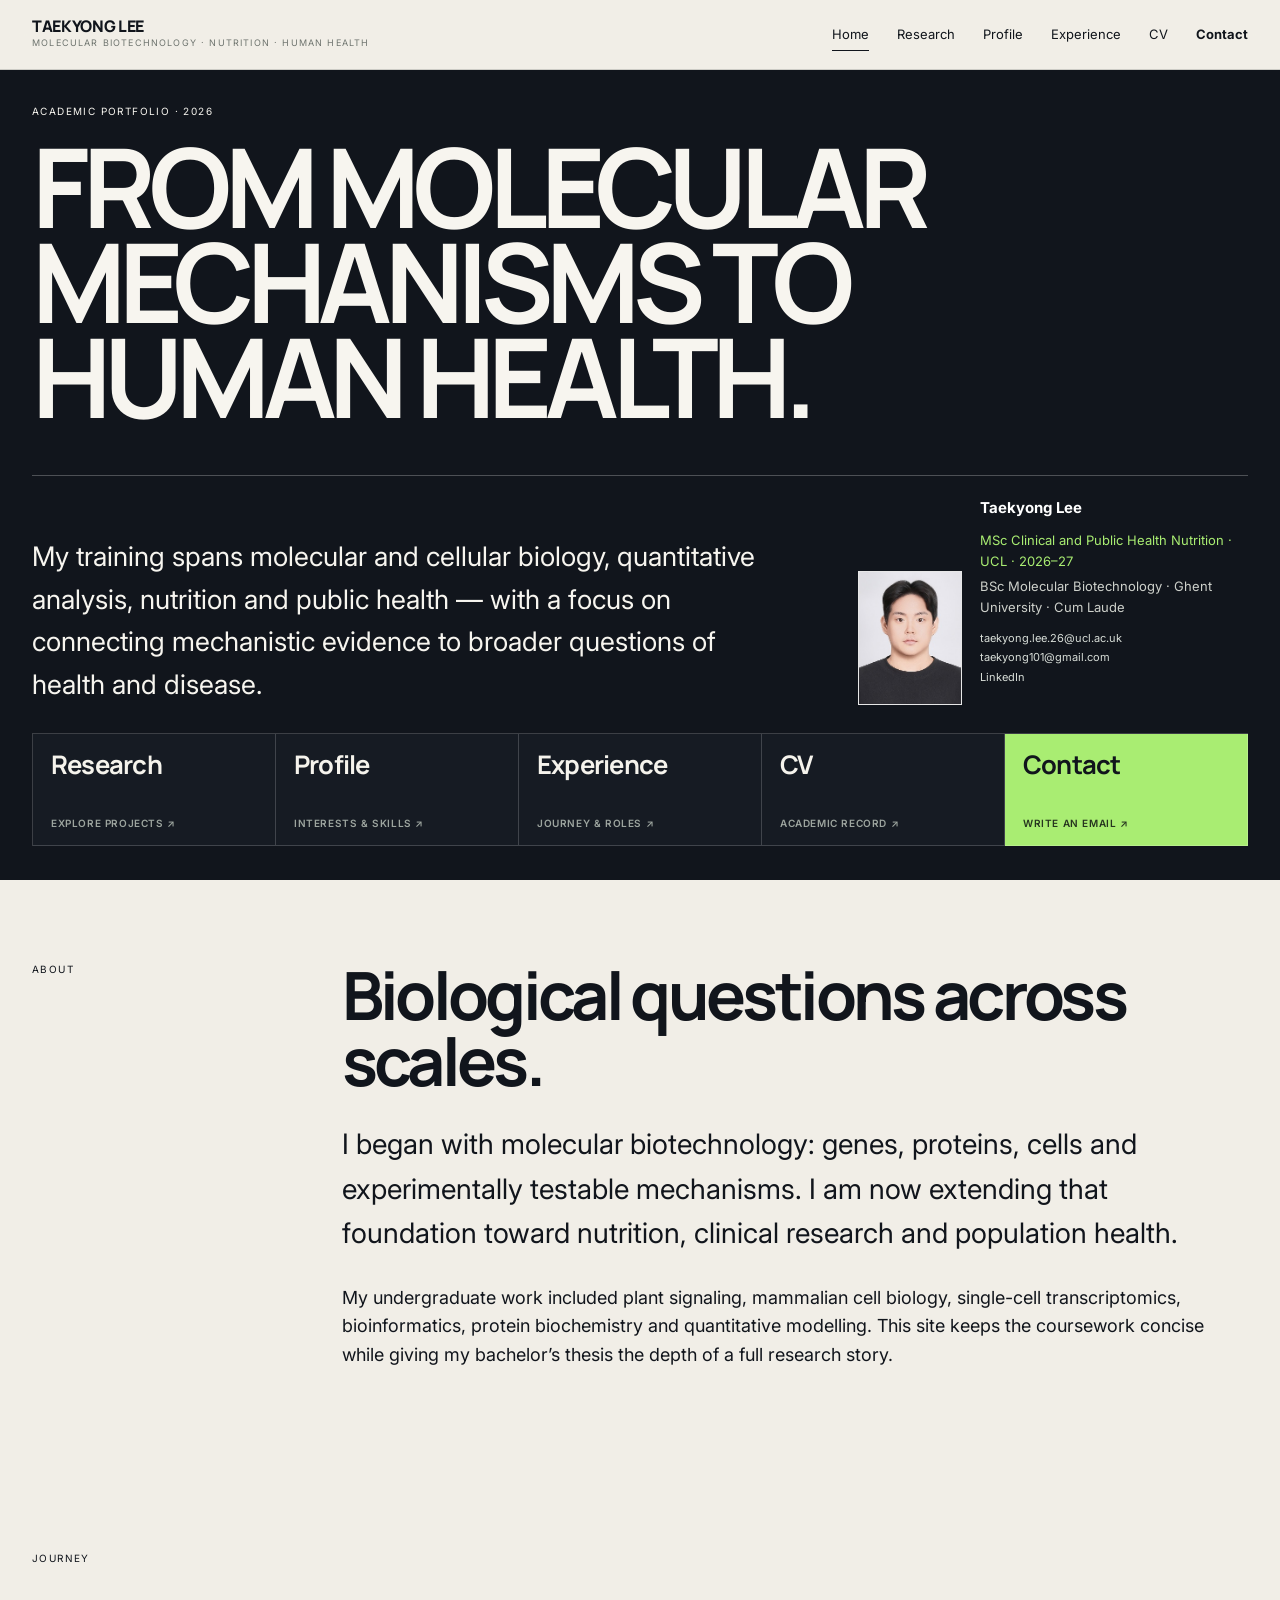
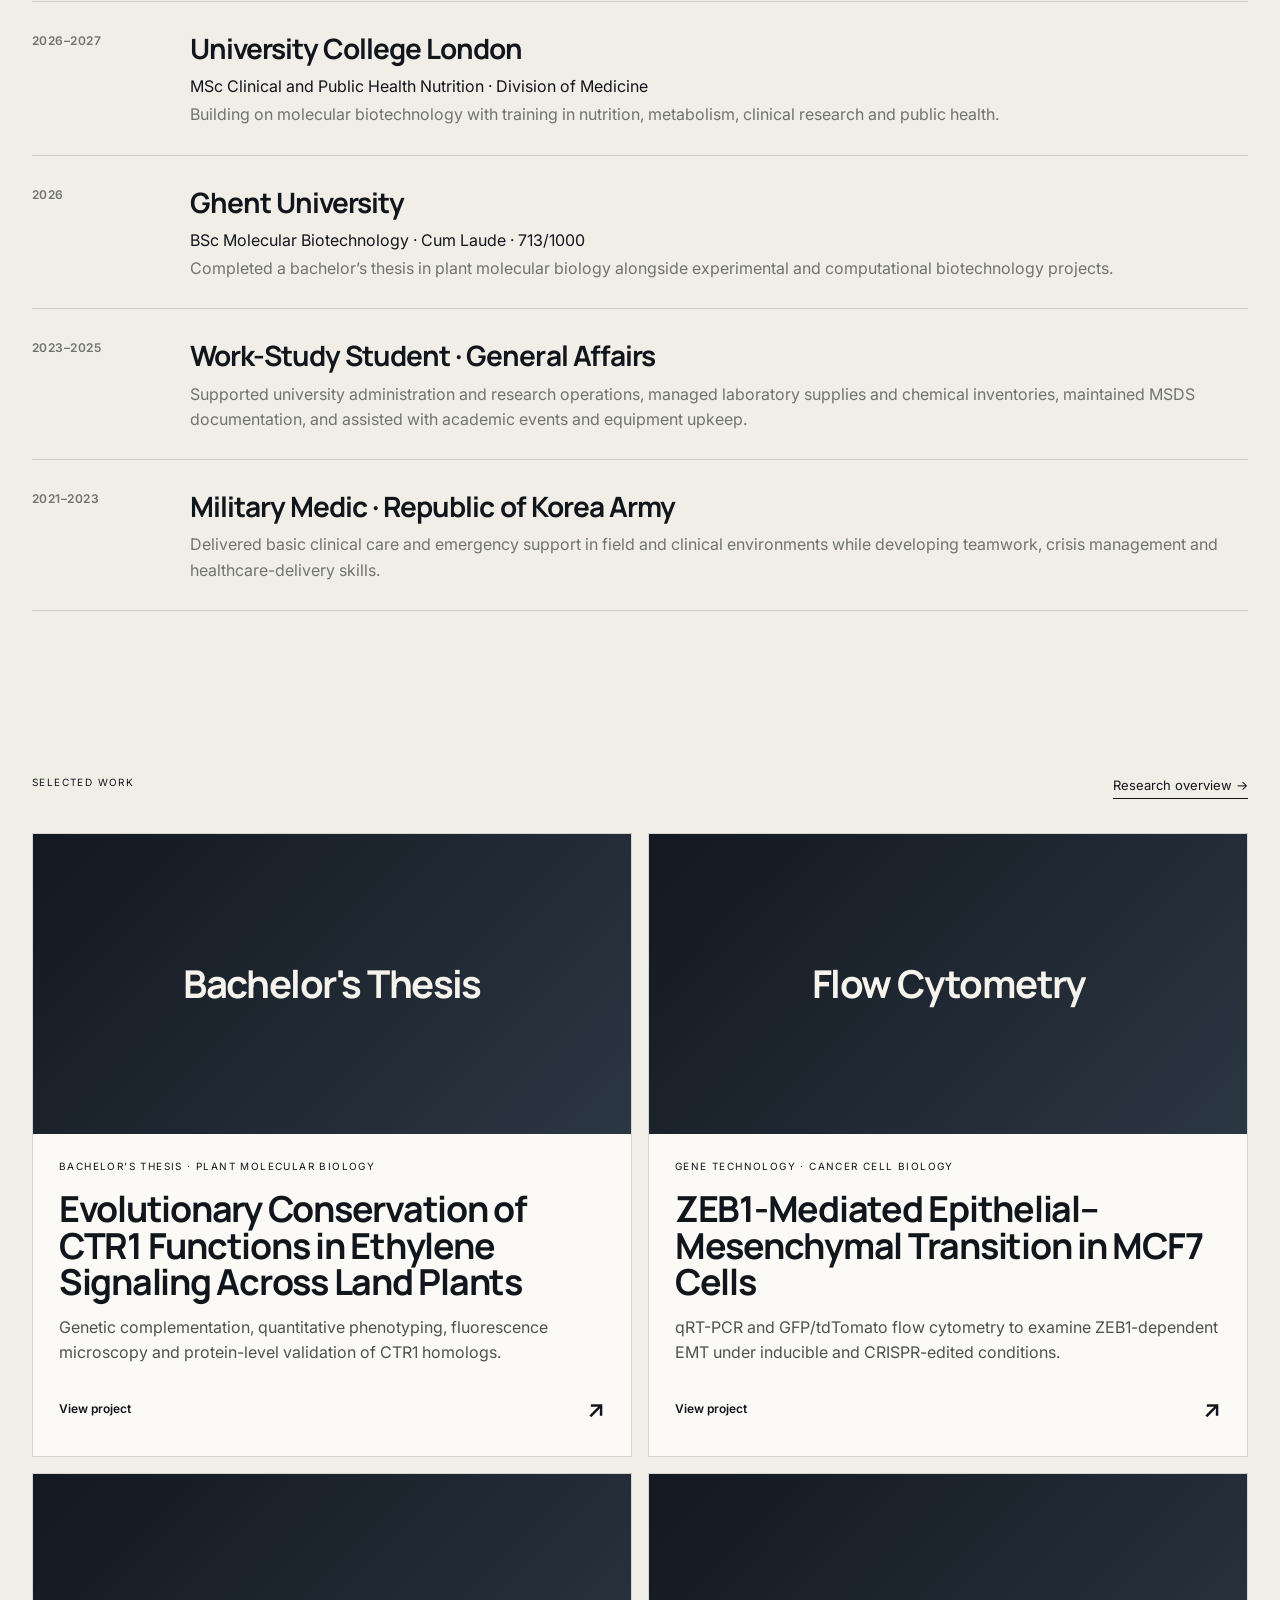
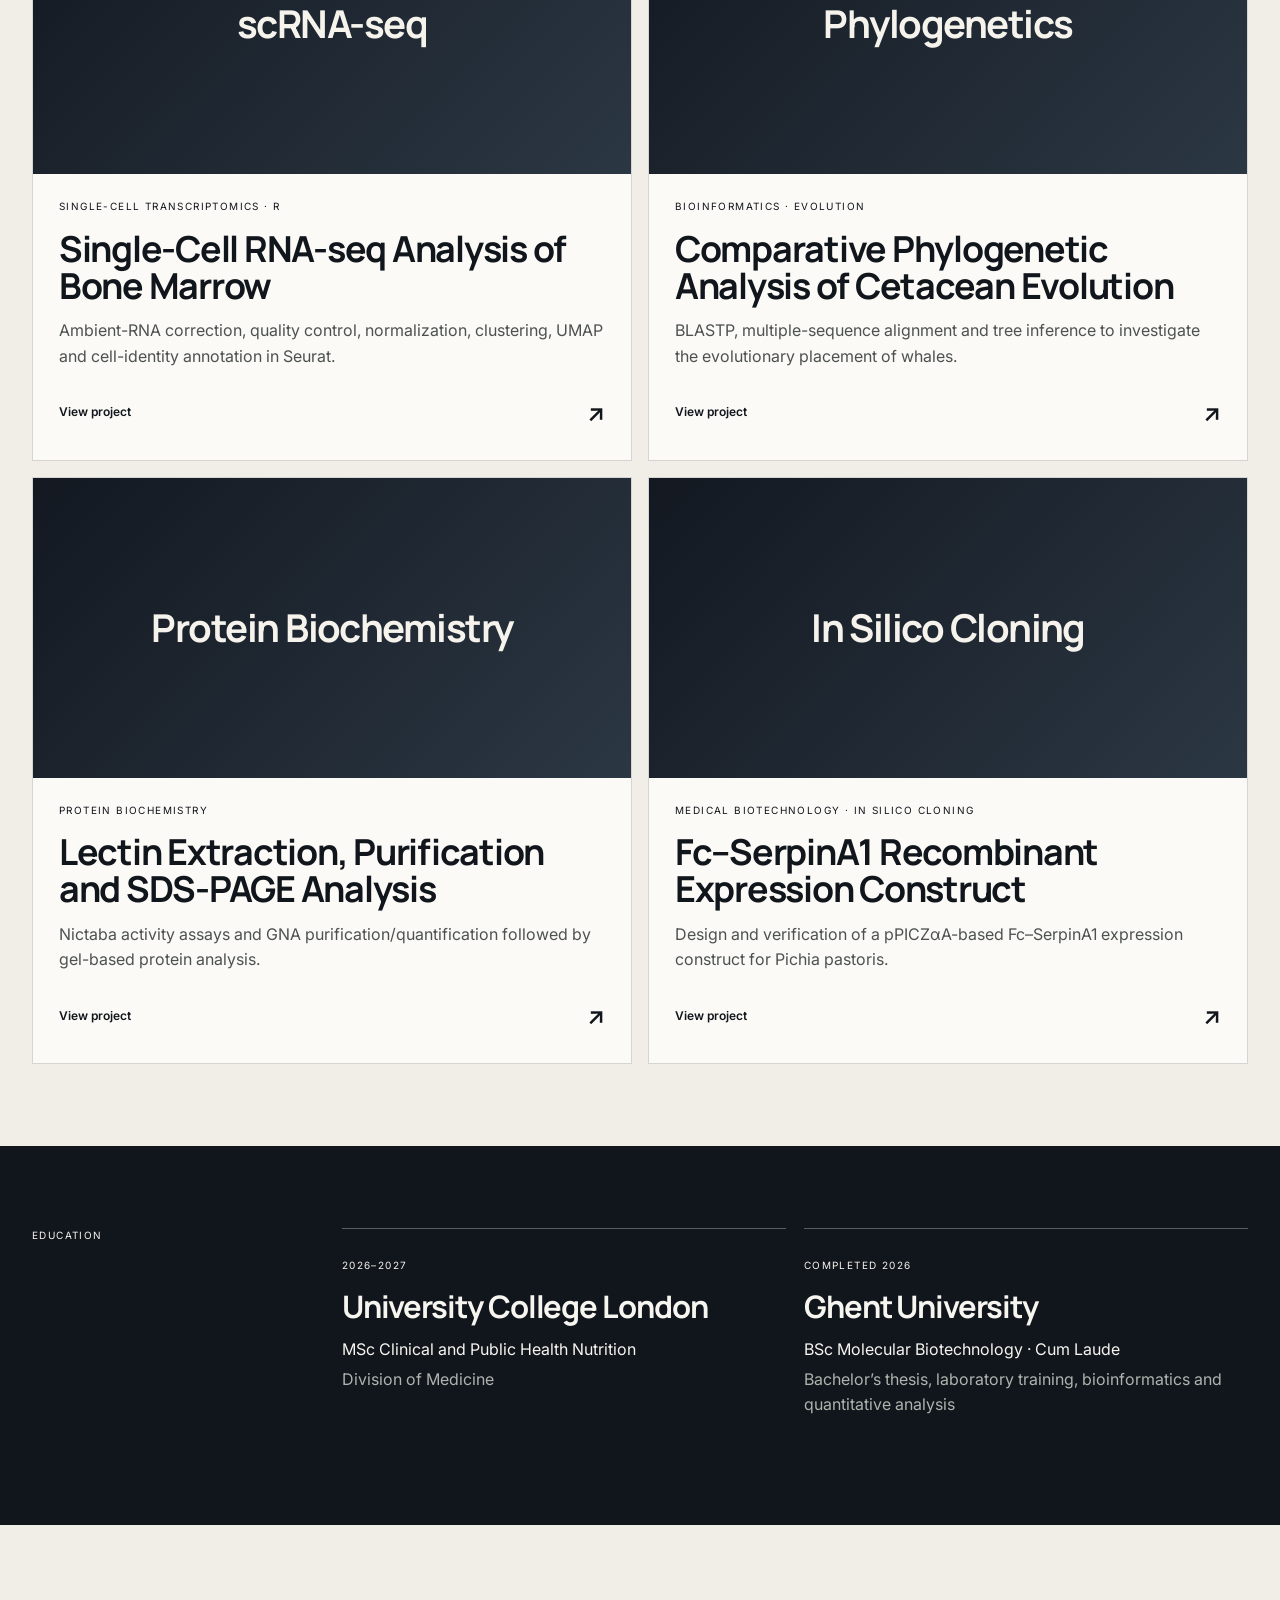
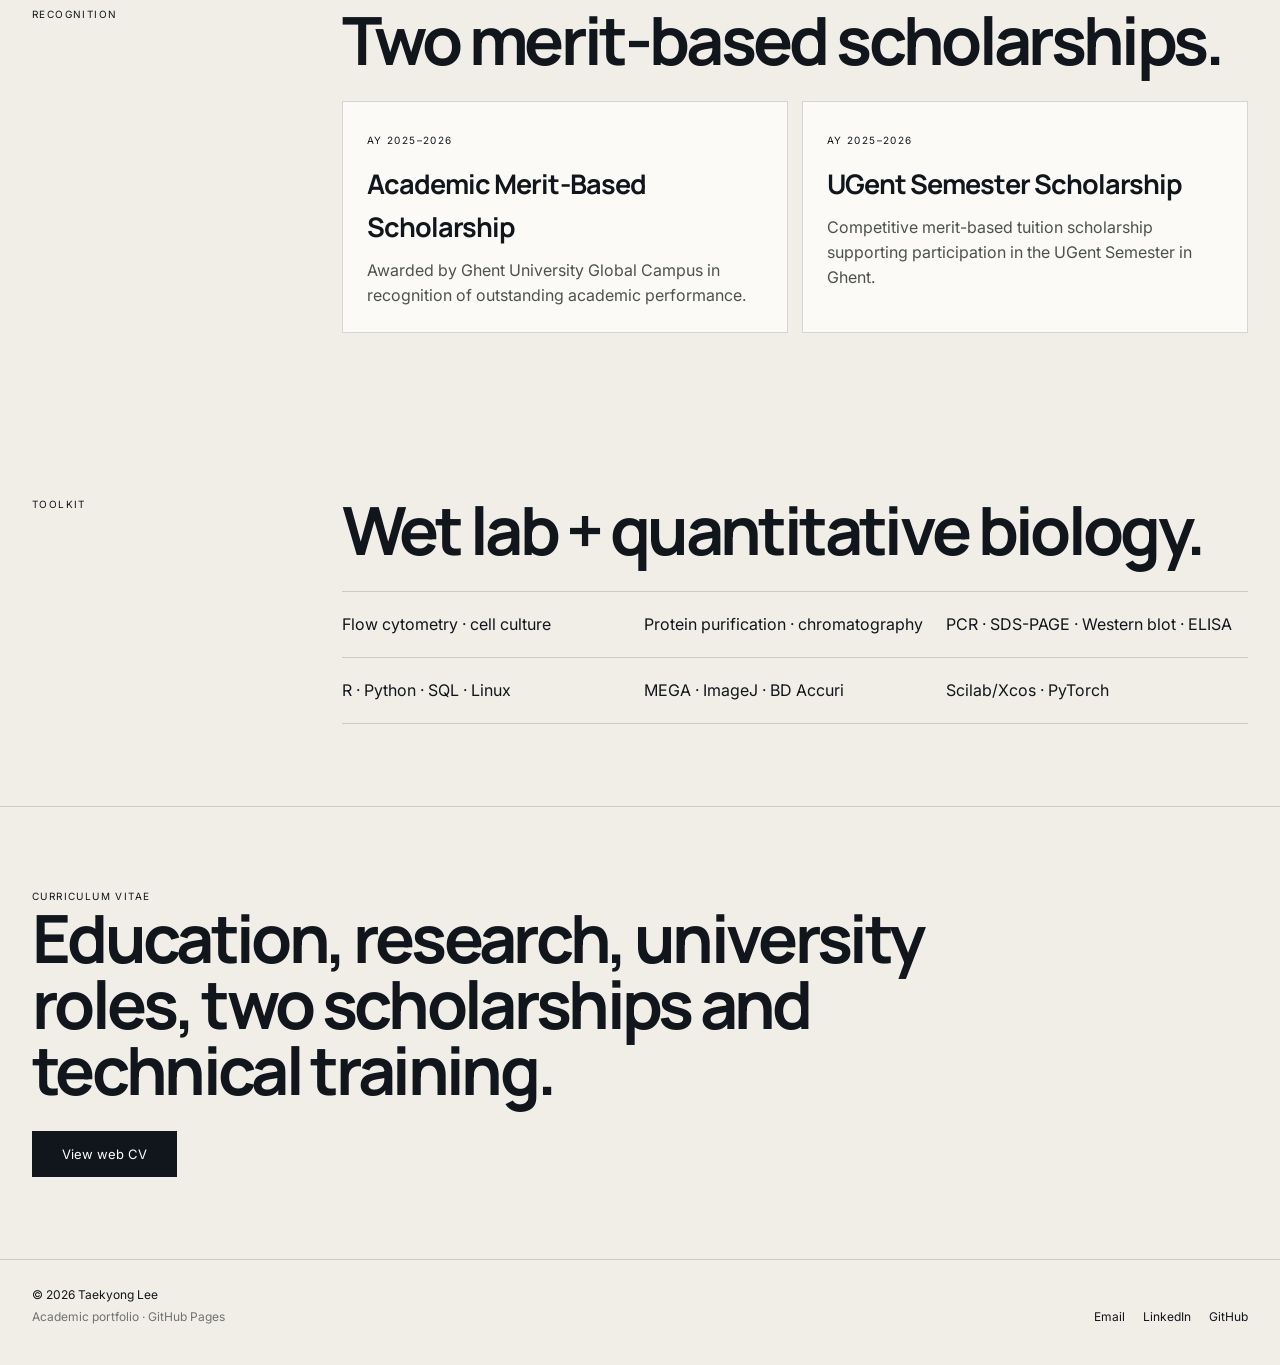
<file: index.html>
<!DOCTYPE html>

<html lang="en"><head>
<meta charset="utf-8"/><meta content="width=device-width,initial-scale=1" name="viewport"/>
<title>Taekyong Lee — Academic Portfolio</title><meta content="Academic portfolio of Taekyong Lee: molecular biotechnology, nutrition, research projects and quantitative biology." name="description"/>
<meta content="Taekyong Lee — Academic Portfolio" property="og:title"/><meta content="Academic portfolio of Taekyong Lee: molecular biotechnology, nutrition, research projects and quantitative biology." property="og:description"/><meta content="website" property="og:type"/><meta content="https://taekyonglee-hub.github.io/" property="og:url"/><meta content="https://taekyonglee-hub.github.io/assets/images/social-preview-20260910-v2.png" property="og:image"/><meta content="https://taekyonglee-hub.github.io/assets/images/social-preview-20260910-v2.png" property="og:image:secure_url"/><meta content="image/png" property="og:image:type"/><meta content="1200" property="og:image:width"/><meta content="630" property="og:image:height"/><meta content="From Molecular Mechanisms to Human Health — Taekyong Lee Academic Portfolio" property="og:image:alt"/><meta content="summary_large_image" name="twitter:card"/><meta content="https://taekyonglee-hub.github.io/assets/images/social-preview-20260910-v2.png" name="twitter:image"/>
<link href="https://taekyonglee-hub.github.io/" rel="canonical"/>
<meta content="#11151c" name="theme-color"/><link href="favicon.svg" rel="icon" type="image/svg+xml"/>
<link href="https://fonts.googleapis.com" rel="preconnect"/><link crossorigin="" href="https://fonts.gstatic.com" rel="preconnect"/>
<link href="https://fonts.googleapis.com/css2?family=Inter:wght@400;500;600;700&amp;family=Manrope:wght@500;600;700;800&amp;display=swap" rel="stylesheet"/><link href="css/style.css" rel="stylesheet"/>
</head><body><header class="site-header">
<a aria-label="Taekyong Lee home" class="brand" href="index.html">
<span class="brand-name">TAEKYONG LEE</span><span class="brand-meta">MOLECULAR BIOTECHNOLOGY · NUTRITION · HUMAN HEALTH</span>
</a>
<button aria-expanded="false" aria-label="Toggle navigation" class="menu-toggle" type="button">Menu</button>
<nav aria-label="Primary navigation" class="nav"><a class="active" href="index.html">Home</a><a href="research/index.html">Research</a><a href="profile.html">Profile</a><a href="experience.html">Experience</a><a href="cv.html">CV</a><a class="contact-nav" href="mailto:taekyong.lee.26@ucl.ac.uk?subject=Website%20Contact">Contact</a></nav>
</header><main>
<section class="hero"><div><div class="eyebrow">ACADEMIC PORTFOLIO · 2026</div><h1>FROM MOLECULAR<br/>MECHANISMS TO<br/>HUMAN HEALTH.</h1></div><div class="hero-bottom"><p class="hero-lead">My training spans molecular and cellular biology, quantitative analysis, nutrition and public health — with a focus on connecting mechanistic evidence to broader questions of health and disease.</p><div class="hero-profile-block"><img alt="Portrait of Taekyong Lee" class="hero-profile-photo" src="assets/images/profile-taekyong.jpg"/><div class="identity"><strong>Taekyong Lee</strong><span class="status">MSc Clinical and Public Health Nutrition · UCL · 2026–27</span><span>BSc Molecular Biotechnology · Ghent University · Cum Laude</span><div class="hero-contact"><a href="mailto:taekyong.lee.26@ucl.ac.uk">taekyong.lee.26@ucl.ac.uk</a><a href="mailto:taekyong101@gmail.com">taekyong101@gmail.com</a><a href="https://www.linkedin.com/in/taekyong-lee-215703385" rel="noopener" target="_blank">LinkedIn</a></div><div class="hero-contact-actions"></div></div></div></div></section>

<section class="home-shortcuts" aria-label="Portfolio sections">
  <nav class="landing-nav home-landing-nav">
    <a class="landing-tile" href="research/index.html">
      <span>Research</span><b>Explore projects ↗</b>
    </a>
    <a class="landing-tile" href="profile.html">
      <span>Profile</span><b>Interests &amp; skills ↗</b>
    </a>
    <a class="landing-tile" href="experience.html">
      <span>Experience</span><b>Journey &amp; roles ↗</b>
    </a>
    <a class="landing-tile" href="cv.html">
      <span>CV</span><b>Academic record ↗</b>
    </a>
    <a class="landing-tile landing-tile-contact" href="mailto:taekyong.lee.26@ucl.ac.uk?subject=Website%20Contact">
      <span>Contact</span><b>Write an email ↗</b>
    </a>
  </nav>
</section>

<section class="section split reveal"><div><div class="kicker">ABOUT</div></div><div><h2>Biological questions across scales.</h2><p class="lead">I began with molecular biotechnology: genes, proteins, cells and experimentally testable mechanisms. I am now extending that foundation toward nutrition, clinical research and population health.</p><p class="body-large">My undergraduate work included plant signaling, mammalian cell biology, single-cell transcriptomics, bioinformatics, protein biochemistry and quantitative modelling. This site keeps the coursework concise while giving my bachelor’s thesis the depth of a full research story.</p></div></section>
<section class="section journey-section"><div class="section-heading-row"><div><div class="kicker">JOURNEY</div></div></div><div class="journey-list">
<article class="journey-item reveal"><div class="journey-date">2026–2027</div><div><h3>University College London</h3><p>MSc Clinical and Public Health Nutrition · Division of Medicine</p><p class="muted">Building on molecular biotechnology with training in nutrition, metabolism, clinical research and public health.</p></div></article>
<article class="journey-item reveal"><div class="journey-date">2026</div><div><h3>Ghent University</h3><p>BSc Molecular Biotechnology · Cum Laude · 713/1000</p><p class="muted">Completed a bachelor’s thesis in plant molecular biology alongside experimental and computational biotechnology projects.</p></div></article>
<article class="journey-item reveal"><div class="journey-date">2023–2025</div><div><h3>Work-Study Student · General Affairs</h3><p class="muted">Supported university administration and research operations, managed laboratory supplies and chemical inventories, maintained MSDS documentation, and assisted with academic events and equipment upkeep.</p></div></article>
<article class="journey-item reveal"><div class="journey-date">2021–2023</div><div><h3>Military Medic · Republic of Korea Army</h3><p class="muted">Delivered basic clinical care and emergency support in field and clinical environments while developing teamwork, crisis management and healthcare-delivery skills.</p></div></article>
</div></section>
<section class="section"><div class="section-heading-row"><div><div class="kicker">SELECTED WORK</div></div><a class="text-link" href="research/index.html">Research overview →</a></div><div class="project-grid"><a class="project-card project-card-link reveal" href="research/ctr1-signalling.html"><div class="project-media no-image">Bachelor&#39;s Thesis</div><div class="project-content"><div class="project-card-top"><span class="project-meta">BACHELOR’S THESIS · PLANT MOLECULAR BIOLOGY</span></div><h3>Evolutionary Conservation of CTR1 Functions in Ethylene Signaling Across Land Plants</h3><p>Genetic complementation, quantitative phenotyping, fluorescence microscopy and protein-level validation of CTR1 homologs.</p><div class="project-footer"><span>View project</span><span class="arrow">↗</span></div></div></a><a class="project-card reveal project-card-link" href="research/zeb1-emt.html"><div class="project-media no-image">Flow Cytometry</div><div class="project-content"><div class="project-card-top"><span class="project-meta">GENE TECHNOLOGY · CANCER CELL BIOLOGY</span></div><h3>ZEB1-Mediated Epithelial–Mesenchymal Transition in MCF7 Cells</h3><p>qRT-PCR and GFP/tdTomato flow cytometry to examine ZEB1-dependent EMT under inducible and CRISPR-edited conditions.</p><div class="project-footer"><span>View project</span><span class="arrow">↗</span></div></div></a><a class="project-card reveal project-card-link" href="research/scrna-bone-marrow.html"><div class="project-media no-image">scRNA-seq</div><div class="project-content"><div class="project-card-top"><span class="project-meta">SINGLE-CELL TRANSCRIPTOMICS · R</span></div><h3>Single-Cell RNA-seq Analysis of Bone Marrow</h3><p>Ambient-RNA correction, quality control, normalization, clustering, UMAP and cell-identity annotation in Seurat.</p><div class="project-footer"><span>View project</span><span class="arrow">↗</span></div></div></a><a class="project-card reveal project-card-link" href="research/cetacean-phylogenetics.html"><div class="project-media no-image">Phylogenetics</div><div class="project-content"><div class="project-card-top"><span class="project-meta">BIOINFORMATICS · EVOLUTION</span></div><h3>Comparative Phylogenetic Analysis of Cetacean Evolution</h3><p>BLASTP, multiple-sequence alignment and tree inference to investigate the evolutionary placement of whales.</p><div class="project-footer"><span>View project</span><span class="arrow">↗</span></div></div></a><a class="project-card reveal project-card-link" href="research/lectin-protein-biochemistry.html"><div class="project-media no-image">Protein Biochemistry</div><div class="project-content"><div class="project-card-top"><span class="project-meta">PROTEIN BIOCHEMISTRY</span></div><h3>Lectin Extraction, Purification and SDS-PAGE Analysis</h3><p>Nictaba activity assays and GNA purification/quantification followed by gel-based protein analysis.</p><div class="project-footer"><span>View project</span><span class="arrow">↗</span></div></div></a><a class="project-card reveal project-card-link" href="research/fc-serpina1-cloning.html"><div class="project-media no-image">In Silico Cloning</div><div class="project-content"><div class="project-card-top"><span class="project-meta">MEDICAL BIOTECHNOLOGY · IN SILICO CLONING</span></div><h3>Fc–SerpinA1 Recombinant Expression Construct</h3><p>Design and verification of a pPICZαA-based Fc–SerpinA1 expression construct for Pichia pastoris.</p><div class="project-footer"><span>View project</span><span class="arrow">↗</span></div></div></a></div></section>
<section class="section split dark-band reveal"><div><div class="kicker">EDUCATION</div></div><div class="education-grid"><article class="edu-card"><span class="year">2026–2027</span><h3>University College London</h3><p>MSc Clinical and Public Health Nutrition</p><p class="muted">Division of Medicine</p></article><article class="edu-card"><span class="year">Completed 2026</span><h3>Ghent University</h3><p>BSc Molecular Biotechnology · Cum Laude</p><p class="muted">Bachelor’s thesis, laboratory training, bioinformatics and quantitative analysis</p></article></div></section>
<section class="section split reveal"><div><div class="kicker">RECOGNITION</div></div><div><h2>Two merit-based scholarships.</h2><div class="award-grid"><article class="award-card"><span class="year">AY 2025–2026</span><h3>Academic Merit-Based Scholarship</h3><p>Awarded by Ghent University Global Campus in recognition of outstanding academic performance.</p></article><article class="award-card"><span class="year">AY 2025–2026</span><h3>UGent Semester Scholarship</h3><p>Competitive merit-based tuition scholarship supporting participation in the UGent Semester in Ghent.</p></article></div></div></section>
<section class="section split reveal"><div><div class="kicker">TOOLKIT</div></div><div><h2>Wet lab + quantitative biology.</h2><div class="skills"><div>Flow cytometry · cell culture</div><div>Protein purification · chromatography</div><div>PCR · SDS-PAGE · Western blot · ELISA</div><div>R · Python · SQL · Linux</div><div>MEGA · ImageJ · BD Accuri</div><div>Scilab/Xcos · PyTorch</div></div></div></section>
<section class="section cta reveal"><div class="kicker">CURRICULUM VITAE</div><h2>Education, research, university roles, two scholarships and technical training.</h2><div class="buttons"><a class="button primary" href="cv.html">View web CV</a><a class="button" data-cv-pdf="" href="#" rel="noopener" target="_blank">Open PDF CV</a></div></section></main><footer class="footer">
<div><span>© <span id="year"></span> Taekyong Lee</span><span class="footer-note">Academic portfolio · GitHub Pages</span></div>
<div class="footer-links"><a data-contact="email" href="mailto:taekyong.lee.26@ucl.ac.uk?subject=Website%20Contact">Email</a><a data-contact="linkedin" href="#" rel="noopener" target="_blank">LinkedIn</a><a data-contact="github" href="#" rel="noopener" target="_blank">GitHub</a></div>
</footer>
<script src="js/site-config.js"></script><script src="js/main.js"></script></body></html>
</file>
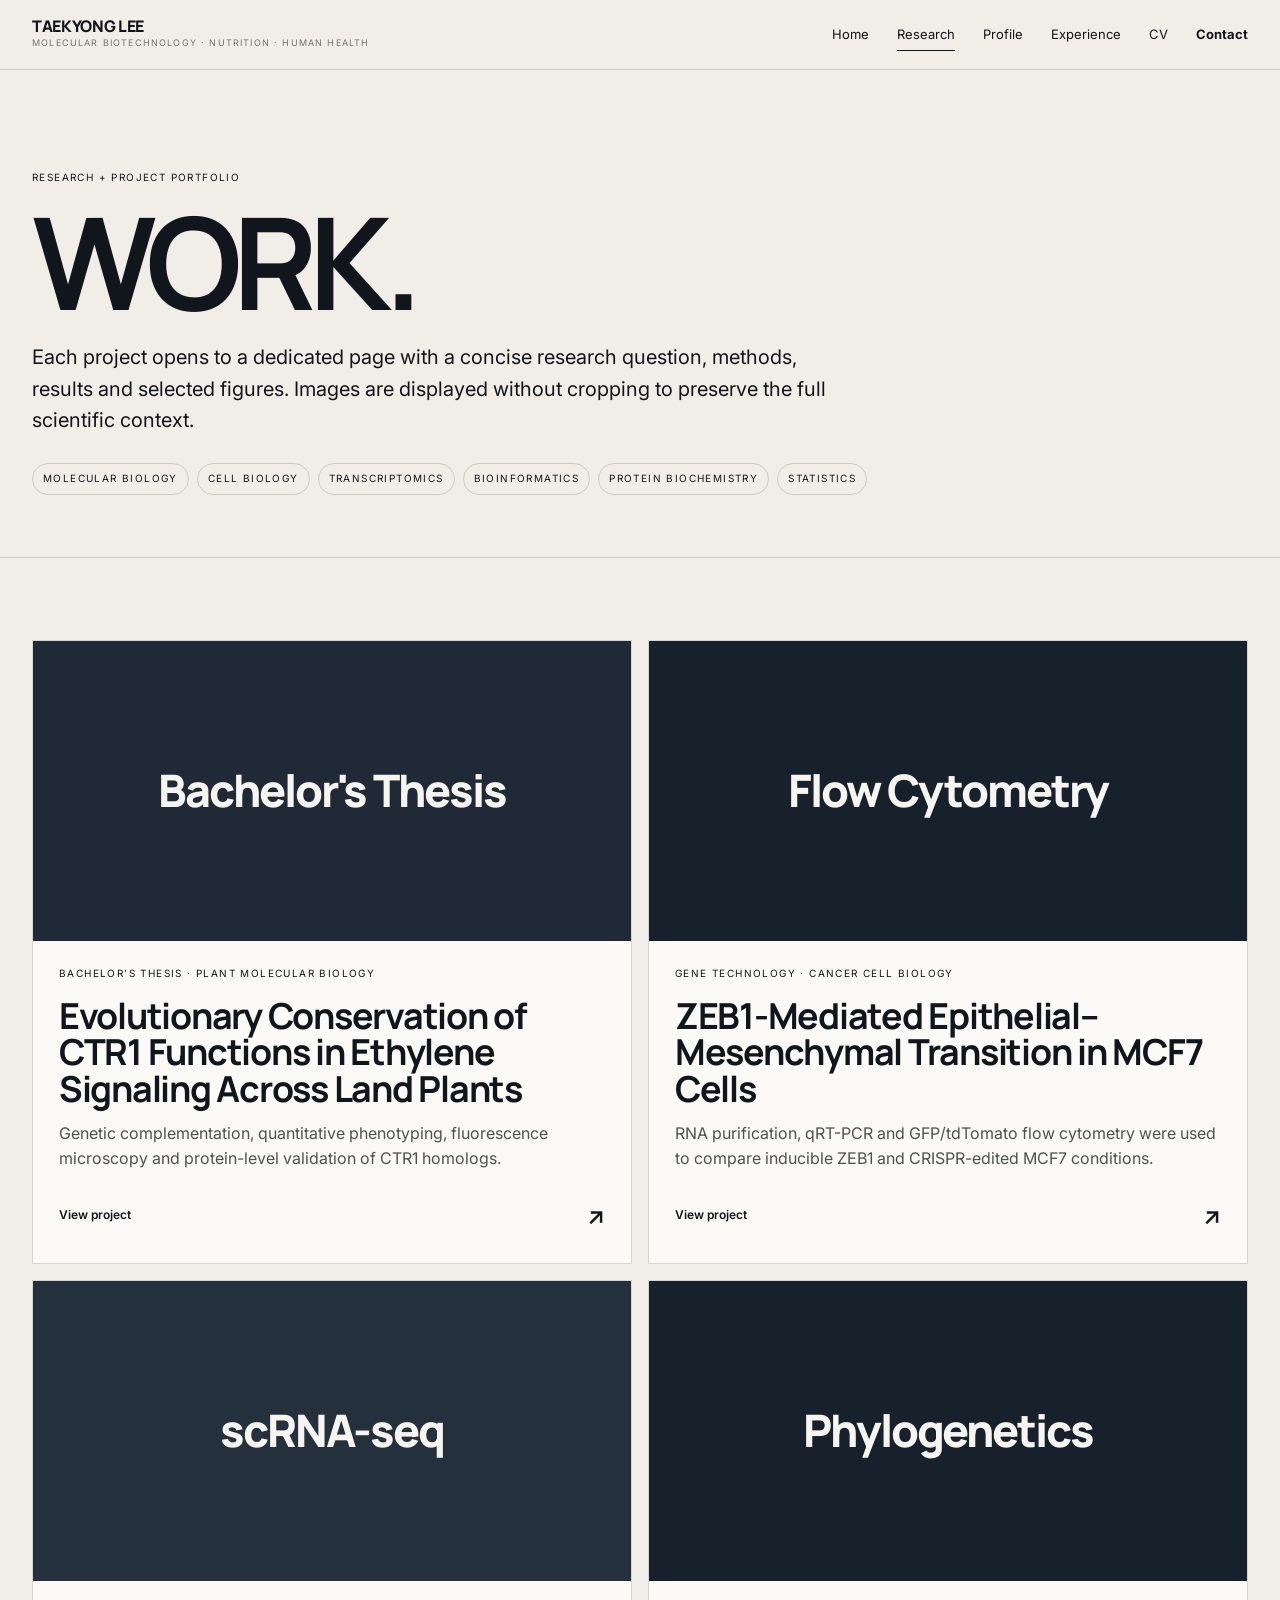
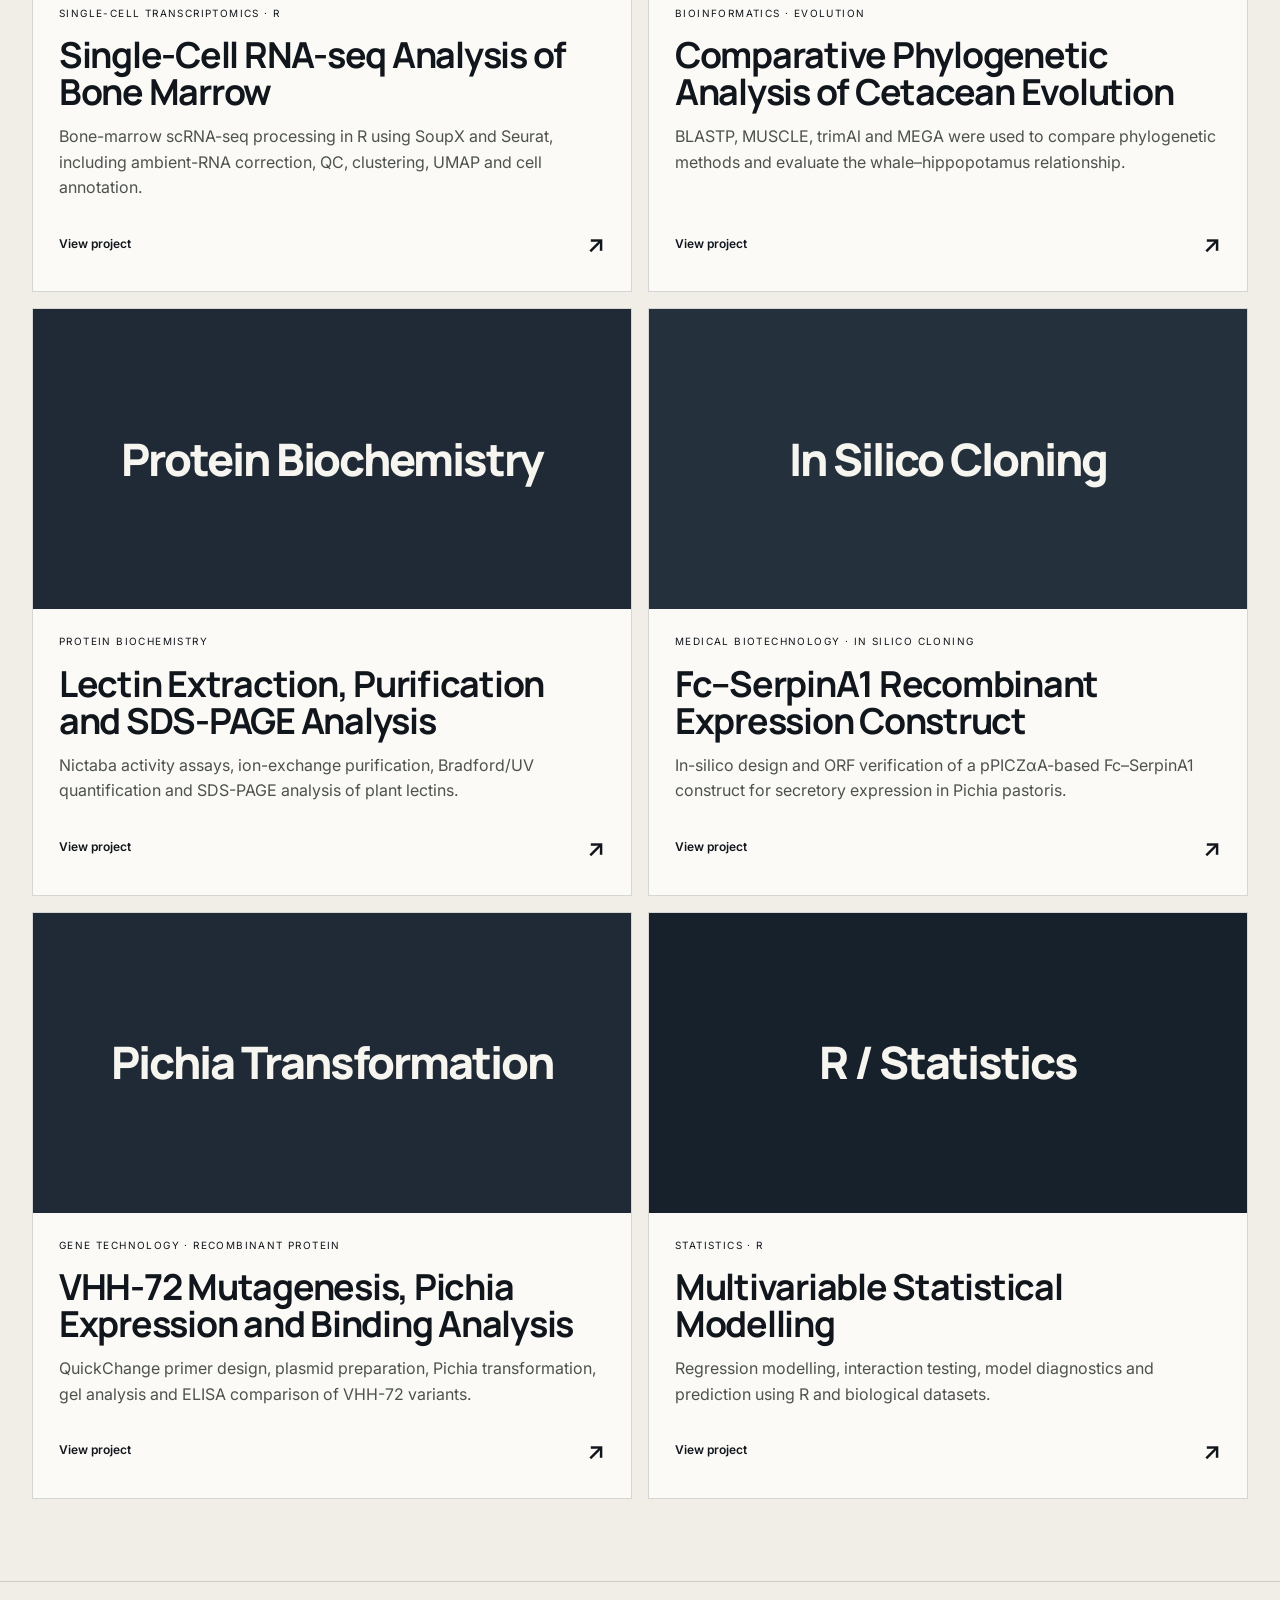
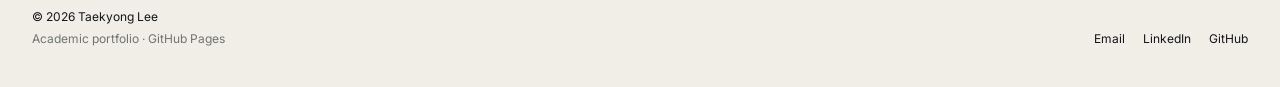
<file: research/index.html>
<!DOCTYPE html>

<html lang="en"><head>
<meta charset="utf-8"/><meta content="width=device-width,initial-scale=1" name="viewport"/>
<title>Research — Taekyong Lee</title><meta content="Research and project portfolio of Taekyong Lee." name="description"/>
<meta content="Research — Taekyong Lee" property="og:title"/><meta content="Research and project portfolio of Taekyong Lee." property="og:description"/><meta content="website" property="og:type"/><meta content="https://taekyonglee-hub.github.io/assets/images/social-preview-20260910-v2.png" property="og:image"/><meta content="https://taekyonglee-hub.github.io/assets/images/social-preview-20260910-v2.png" property="og:image:secure_url"/><meta content="image/png" property="og:image:type"/><meta content="1200" property="og:image:width"/><meta content="630" property="og:image:height"/><meta content="From Molecular Mechanisms to Human Health — Taekyong Lee Academic Portfolio" property="og:image:alt"/><meta content="summary_large_image" name="twitter:card"/><meta content="https://taekyonglee-hub.github.io/assets/images/social-preview-20260910-v2.png" name="twitter:image"/>
<meta content="#11151c" name="theme-color"/><link href="../favicon.svg" rel="icon" type="image/svg+xml"/>
<link href="https://fonts.googleapis.com" rel="preconnect"/><link crossorigin="" href="https://fonts.gstatic.com" rel="preconnect"/>
<link href="https://fonts.googleapis.com/css2?family=Inter:wght@400;500;600;700&amp;family=Manrope:wght@500;600;700;800&amp;display=swap" rel="stylesheet"/><link href="../css/style.css" rel="stylesheet"/>
</head><body><header class="site-header">
<a aria-label="Taekyong Lee home" class="brand" href="../index.html">
<span class="brand-name">TAEKYONG LEE</span><span class="brand-meta">MOLECULAR BIOTECHNOLOGY · NUTRITION · HUMAN HEALTH</span>
</a>
<button aria-expanded="false" aria-label="Toggle navigation" class="menu-toggle" type="button">Menu</button>
<nav aria-label="Primary navigation" class="nav"><a href="../index.html">Home</a><a class="active" href="../research/index.html">Research</a><a href="../profile.html">Profile</a><a href="../experience.html">Experience</a><a href="../cv.html">CV</a><a class="contact-nav" href="mailto:taekyong.lee.26@ucl.ac.uk?subject=Website%20Contact">Contact</a></nav>
</header><main><section class="page-hero"><div class="kicker">RESEARCH + PROJECT PORTFOLIO</div><h1>WORK.</h1><p>Each project opens to a dedicated page with a concise research question, methods, results and selected figures. Images are displayed without cropping to preserve the full scientific context.</p><div class="filter-row"><span class="chip">Molecular biology</span><span class="chip">Cell biology</span><span class="chip">Transcriptomics</span><span class="chip">Bioinformatics</span><span class="chip">Protein biochemistry</span><span class="chip">Statistics</span></div></section><section class="section"><div class="project-grid"><a class="project-card project-card-link reveal" href="ctr1-signalling.html"><div class="project-media no-image project-label">Bachelor&#39;s Thesis</div><div class="project-content"><div class="project-card-top"><span class="project-meta">BACHELOR’S THESIS · PLANT MOLECULAR BIOLOGY</span></div><h3>Evolutionary Conservation of CTR1 Functions in Ethylene Signaling Across Land Plants</h3><p>Genetic complementation, quantitative phenotyping, fluorescence microscopy and protein-level validation of CTR1 homologs.</p><div class="project-footer"><span>View project</span><span class="arrow">↗</span></div></div></a><a class="project-card project-card-link reveal" href="zeb1-emt.html"><div class="project-media no-image project-label">Flow Cytometry</div><div class="project-content"><div class="project-card-top"><span class="project-meta">GENE TECHNOLOGY · CANCER CELL BIOLOGY</span></div><h3>ZEB1-Mediated Epithelial–Mesenchymal Transition in MCF7 Cells</h3><p>RNA purification, qRT-PCR and GFP/tdTomato flow cytometry were used to compare inducible ZEB1 and CRISPR-edited MCF7 conditions.</p><div class="project-footer"><span>View project</span><span class="arrow">↗</span></div></div></a><a class="project-card project-card-link reveal" href="scrna-bone-marrow.html"><div class="project-media no-image project-label">scRNA-seq</div><div class="project-content"><div class="project-card-top"><span class="project-meta">SINGLE-CELL TRANSCRIPTOMICS · R</span></div><h3>Single-Cell RNA-seq Analysis of Bone Marrow</h3><p>Bone-marrow scRNA-seq processing in R using SoupX and Seurat, including ambient-RNA correction, QC, clustering, UMAP and cell annotation.</p><div class="project-footer"><span>View project</span><span class="arrow">↗</span></div></div></a><a class="project-card project-card-link reveal" href="cetacean-phylogenetics.html"><div class="project-media no-image project-label">Phylogenetics</div><div class="project-content"><div class="project-card-top"><span class="project-meta">BIOINFORMATICS · EVOLUTION</span></div><h3>Comparative Phylogenetic Analysis of Cetacean Evolution</h3><p>BLASTP, MUSCLE, trimAl and MEGA were used to compare phylogenetic methods and evaluate the whale–hippopotamus relationship.</p><div class="project-footer"><span>View project</span><span class="arrow">↗</span></div></div></a><a class="project-card project-card-link reveal" href="lectin-protein-biochemistry.html"><div class="project-media no-image project-label">Protein Biochemistry</div><div class="project-content"><div class="project-card-top"><span class="project-meta">PROTEIN BIOCHEMISTRY</span></div><h3>Lectin Extraction, Purification and SDS-PAGE Analysis</h3><p>Nictaba activity assays, ion-exchange purification, Bradford/UV quantification and SDS-PAGE analysis of plant lectins.</p><div class="project-footer"><span>View project</span><span class="arrow">↗</span></div></div></a><a class="project-card project-card-link reveal" href="fc-serpina1-cloning.html"><div class="project-media no-image project-label">In Silico Cloning</div><div class="project-content"><div class="project-card-top"><span class="project-meta">MEDICAL BIOTECHNOLOGY · IN SILICO CLONING</span></div><h3>Fc–SerpinA1 Recombinant Expression Construct</h3><p>In-silico design and ORF verification of a pPICZαA-based Fc–SerpinA1 construct for secretory expression in Pichia pastoris.</p><div class="project-footer"><span>View project</span><span class="arrow">↗</span></div></div></a><a class="project-card project-card-link reveal" href="vhh72-gene-technology.html"><div class="project-media no-image project-label">Pichia Transformation</div><div class="project-content"><div class="project-card-top"><span class="project-meta">GENE TECHNOLOGY · RECOMBINANT PROTEIN</span></div><h3>VHH-72 Mutagenesis, Pichia Expression and Binding Analysis</h3><p>QuickChange primer design, plasmid preparation, Pichia transformation, gel analysis and ELISA comparison of VHH-72 variants.</p><div class="project-footer"><span>View project</span><span class="arrow">↗</span></div></div></a><a class="project-card project-card-link reveal" href="statistical-modelling.html"><div class="project-media no-image project-label">R / Statistics</div><div class="project-content"><div class="project-card-top"><span class="project-meta">STATISTICS · R</span></div><h3>Multivariable Statistical Modelling</h3><p>Regression modelling, interaction testing, model diagnostics and prediction using R and biological datasets.</p><div class="project-footer"><span>View project</span><span class="arrow">↗</span></div></div></a></div></section></main><footer class="footer">
<div><span>© <span id="year"></span> Taekyong Lee</span><span class="footer-note">Academic portfolio · GitHub Pages</span></div>
<div class="footer-links"><a data-contact="email" href="mailto:taekyong.lee.26@ucl.ac.uk?subject=Website%20Contact">Email</a><a data-contact="linkedin" href="#" rel="noopener" target="_blank">LinkedIn</a><a data-contact="github" href="#" rel="noopener" target="_blank">GitHub</a></div>
</footer>
<script src="../js/site-config.js"></script><script src="../js/main.js"></script></body></html>
</file>
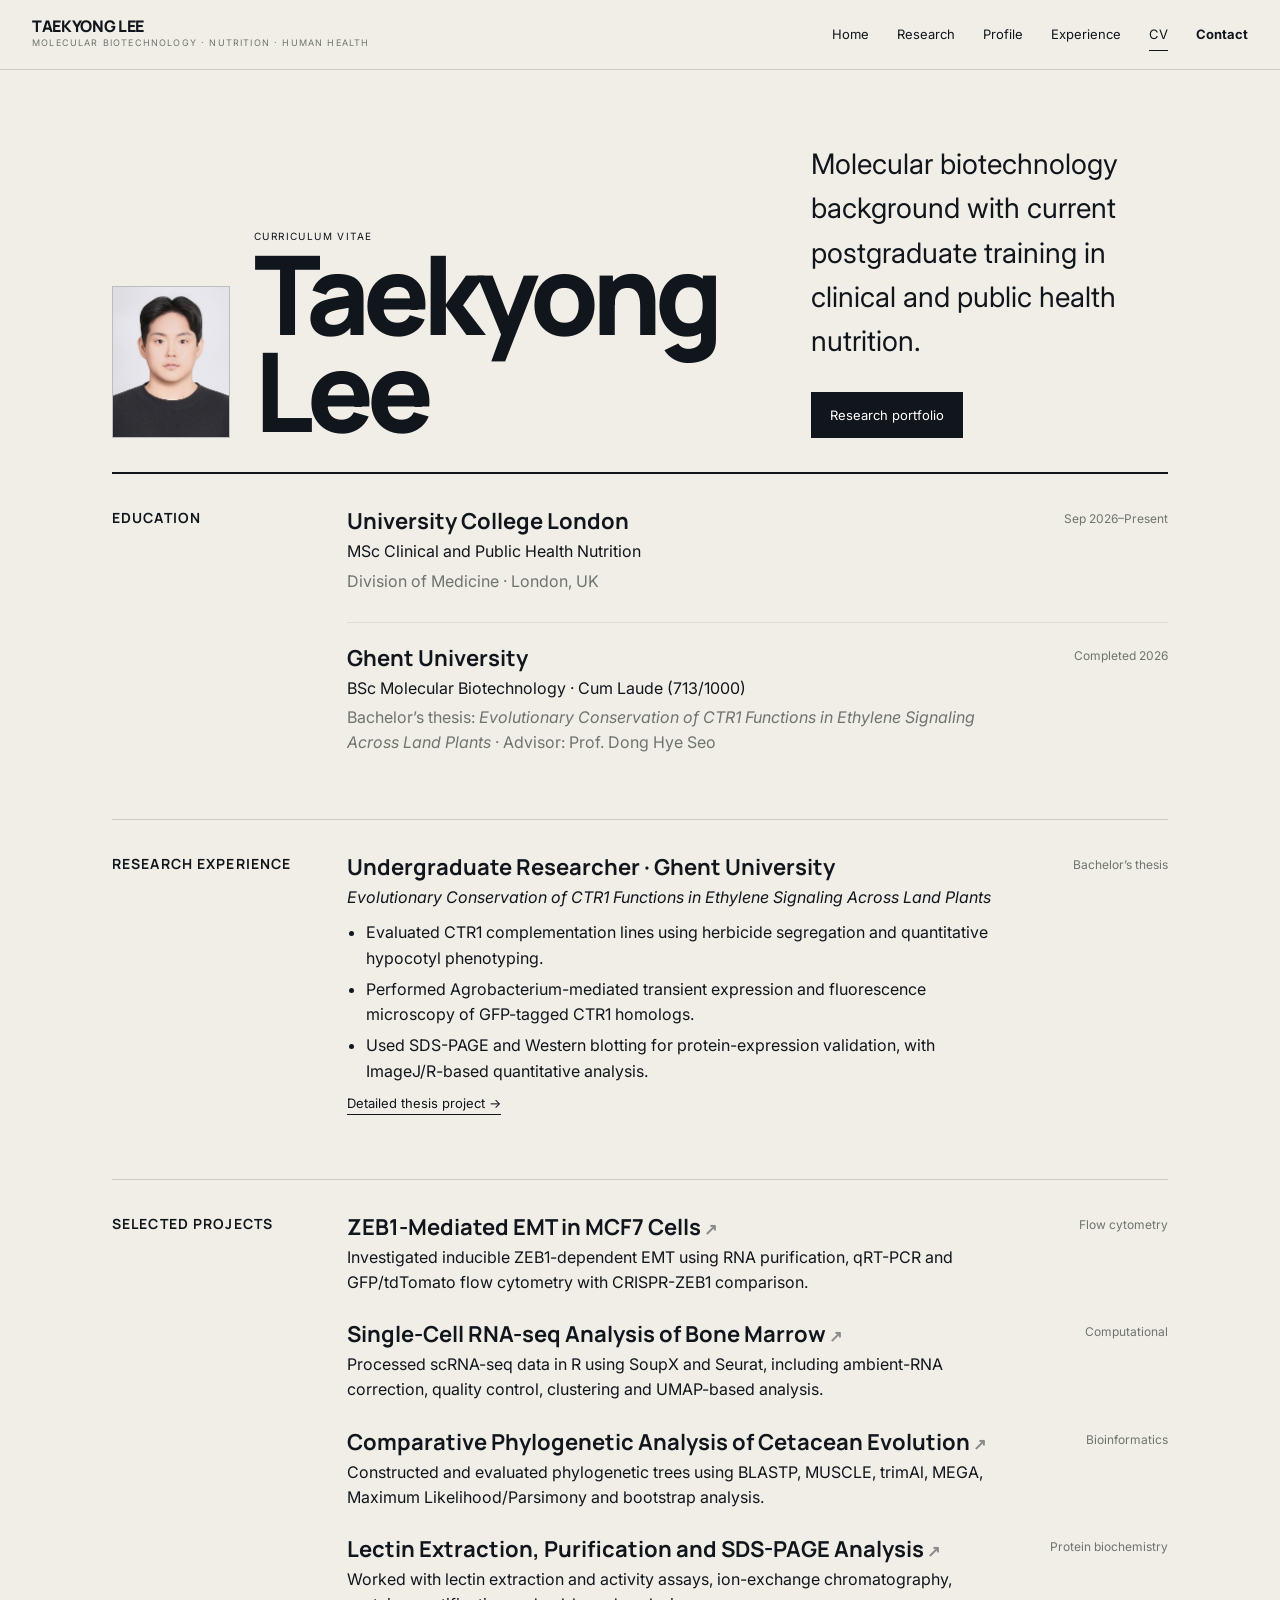
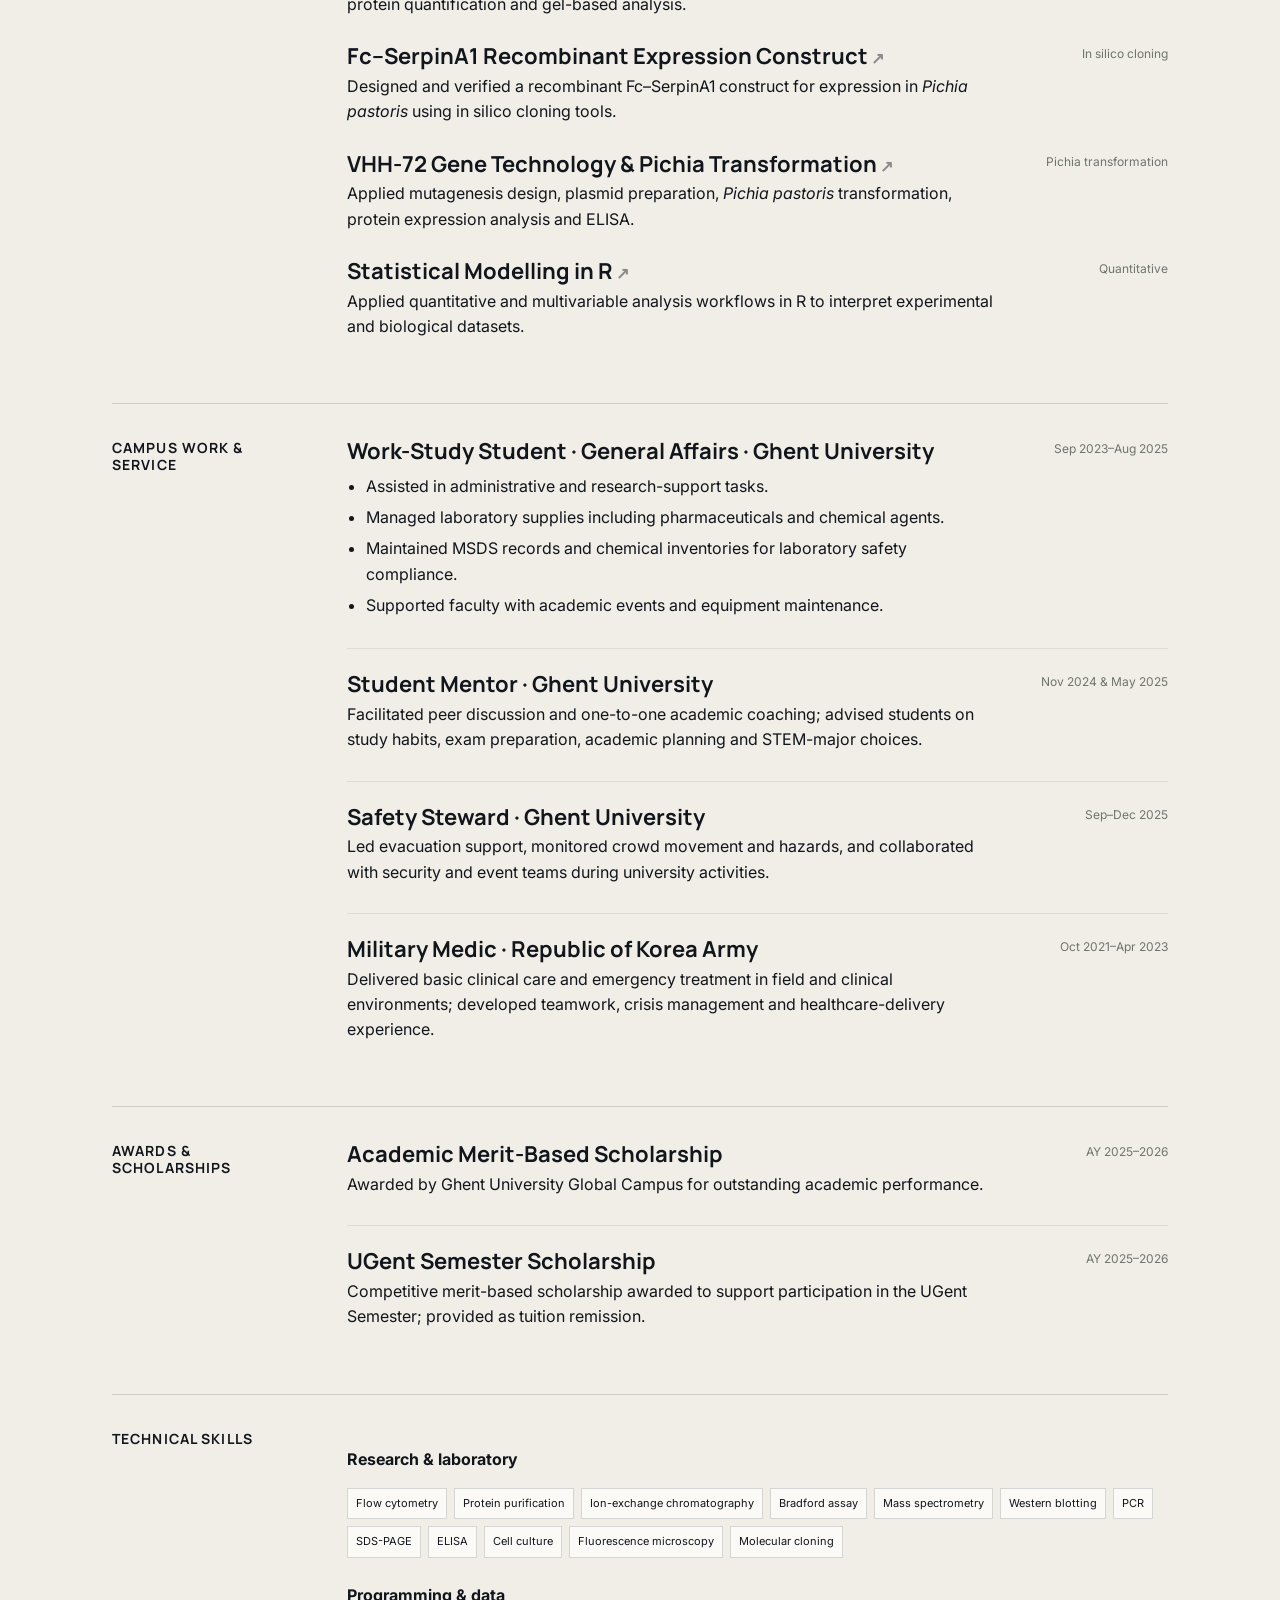
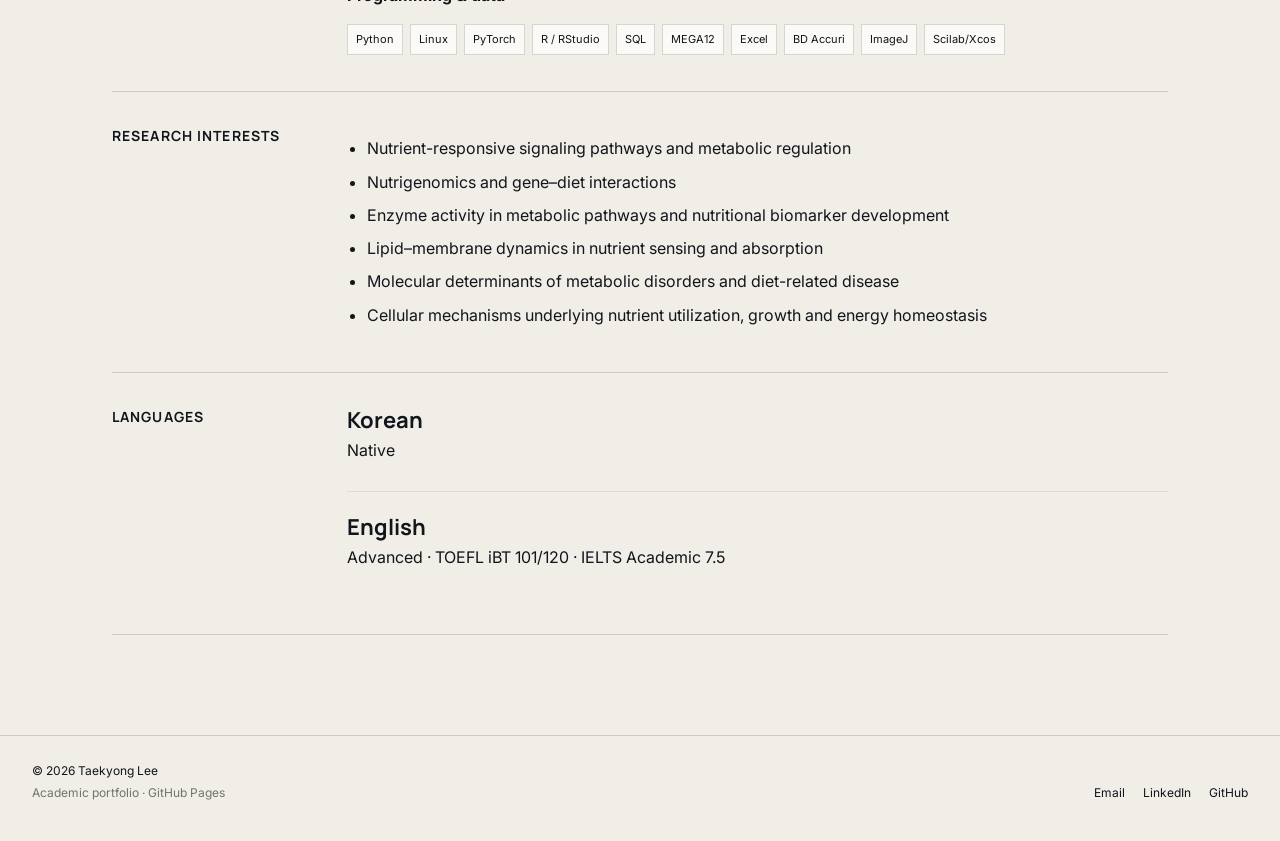
<file: cv.html>
<!DOCTYPE html>
<html lang="en"><head>
<meta charset="utf-8"/><meta content="width=device-width,initial-scale=1" name="viewport"/>
<title>CV — Taekyong Lee</title><meta content="Web CV of Taekyong Lee." name="description"/>
<meta content="CV — Taekyong Lee" property="og:title"/><meta content="Web CV of Taekyong Lee." property="og:description"/><meta content="website" property="og:type"/><meta content="https://taekyonglee-hub.github.io/assets/images/social-preview-20260910-v2.png" property="og:image"/><meta content="https://taekyonglee-hub.github.io/assets/images/social-preview-20260910-v2.png" property="og:image:secure_url"/><meta content="image/png" property="og:image:type"/><meta content="1200" property="og:image:width"/><meta content="630" property="og:image:height"/><meta content="From Molecular Mechanisms to Human Health — Taekyong Lee Academic Portfolio" property="og:image:alt"/><meta content="summary_large_image" name="twitter:card"/><meta content="https://taekyonglee-hub.github.io/assets/images/social-preview-20260910-v2.png" name="twitter:image"/>
<meta content="#11151c" name="theme-color"/><link href="favicon.svg" rel="icon" type="image/svg+xml"/>
<link href="https://fonts.googleapis.com" rel="preconnect"/><link crossorigin="" href="https://fonts.gstatic.com" rel="preconnect"/>
<link href="https://fonts.googleapis.com/css2?family=Inter:wght@400;500;600;700&amp;family=Manrope:wght@500;600;700;800&amp;display=swap" rel="stylesheet"/><link href="css/style.css" rel="stylesheet"/>
</head><body><header class="site-header">
<a aria-label="Taekyong Lee home" class="brand" href="index.html">
<span class="brand-name">TAEKYONG LEE</span><span class="brand-meta">MOLECULAR BIOTECHNOLOGY · NUTRITION · HUMAN HEALTH</span>
</a>
<button aria-expanded="false" aria-label="Toggle navigation" class="menu-toggle" type="button">Menu</button>
<nav aria-label="Primary navigation" class="nav"><a href="index.html">Home</a><a href="research/index.html">Research</a><a href="profile.html">Profile</a><a href="experience.html">Experience</a><a class="active" href="cv.html">CV</a><a class="contact-nav" href="mailto:taekyong.lee.26@ucl.ac.uk?subject=Website%20Contact">Contact</a></nav>
</header><main><section class="cv-wrap"><div class="cv-header"><div class="cv-name-block"><img alt="Portrait of Taekyong Lee" class="cv-profile-photo" src="assets/images/profile-taekyong.jpg"/><div><div class="kicker">CURRICULUM VITAE</div><h1>Taekyong<br/>Lee</h1></div></div><div><p class="lead">Molecular biotechnology background with current postgraduate training in clinical and public health nutrition.</p><div class="buttons"><a class="button primary" href="research/index.html">Research portfolio</a><a class="button" data-cv-pdf="" href="#" rel="noopener" target="_blank">PDF CV</a></div></div></div>
<section class="cv-section"><h2>Education</h2><div><article class="cv-item"><div><h3>University College London</h3><p>MSc Clinical and Public Health Nutrition</p><p class="muted">Division of Medicine · London, UK</p></div><div class="date">Sep 2026–Present</div></article><article class="cv-item"><div><h3>Ghent University</h3><p>BSc Molecular Biotechnology · Cum Laude (713/1000)</p><p class="muted">Bachelor’s thesis: <em>Evolutionary Conservation of CTR1 Functions in Ethylene Signaling Across Land Plants</em> · Advisor: Prof. Dong Hye Seo</p></div><div class="date">Completed 2026</div></article></div></section>
<section class="cv-section"><h2>Research Experience</h2><div><article class="cv-item"><div><h3>Undergraduate Researcher · Ghent University</h3><p><em>Evolutionary Conservation of CTR1 Functions in Ethylene Signaling Across Land Plants</em></p><ul class="cv-bullets"><li>Evaluated CTR1 complementation lines using herbicide segregation and quantitative hypocotyl phenotyping.</li><li>Performed Agrobacterium-mediated transient expression and fluorescence microscopy of GFP-tagged CTR1 homologs.</li><li>Used SDS-PAGE and Western blotting for protein-expression validation, with ImageJ/R-based quantitative analysis.</li></ul><p><a class="text-link" href="research/ctr1-signalling.html">Detailed thesis project →</a></p></div><div class="date">Bachelor’s thesis</div></article></div></section>
<section class="cv-section"><h2>Selected Projects</h2><div>
<a class="cv-project-link" href="research/zeb1-emt.html"><article class="cv-item"><div><h3>ZEB1-Mediated EMT in MCF7 Cells</h3><p>Investigated inducible ZEB1-dependent EMT using RNA purification, qRT-PCR and GFP/tdTomato flow cytometry with CRISPR-ZEB1 comparison.</p></div><div class="date">Flow cytometry</div></article></a>
<a class="cv-project-link" href="research/scrna-bone-marrow.html"><article class="cv-item"><div><h3>Single-Cell RNA-seq Analysis of Bone Marrow</h3><p>Processed scRNA-seq data in R using SoupX and Seurat, including ambient-RNA correction, quality control, clustering and UMAP-based analysis.</p></div><div class="date">Computational</div></article></a>
<a class="cv-project-link" href="research/cetacean-phylogenetics.html"><article class="cv-item"><div><h3>Comparative Phylogenetic Analysis of Cetacean Evolution</h3><p>Constructed and evaluated phylogenetic trees using BLASTP, MUSCLE, trimAl, MEGA, Maximum Likelihood/Parsimony and bootstrap analysis.</p></div><div class="date">Bioinformatics</div></article></a>
<a class="cv-project-link" href="research/lectin-protein-biochemistry.html"><article class="cv-item"><div><h3>Lectin Extraction, Purification and SDS-PAGE Analysis</h3><p>Worked with lectin extraction and activity assays, ion-exchange chromatography, protein quantification and gel-based analysis.</p></div><div class="date">Protein biochemistry</div></article></a>
<a class="cv-project-link" href="research/fc-serpina1-cloning.html"><article class="cv-item"><div><h3>Fc–SerpinA1 Recombinant Expression Construct</h3><p>Designed and verified a recombinant Fc–SerpinA1 construct for expression in <em>Pichia pastoris</em> using in silico cloning tools.</p></div><div class="date">In silico cloning</div></article></a>
<a class="cv-project-link" href="research/vhh72-gene-technology.html"><article class="cv-item"><div><h3>VHH-72 Gene Technology &amp; Pichia Transformation</h3><p>Applied mutagenesis design, plasmid preparation, <em>Pichia pastoris</em> transformation, protein expression analysis and ELISA.</p></div><div class="date">Pichia transformation</div></article></a>
<a class="cv-project-link" href="research/statistical-modelling.html"><article class="cv-item"><div><h3>Statistical Modelling in R</h3><p>Applied quantitative and multivariable analysis workflows in R to interpret experimental and biological datasets.</p></div><div class="date">Quantitative</div></article></a>
</div></section>
<section class="cv-section"><h2>Campus Work &amp; Service</h2><div><article class="cv-item"><div><h3>Work-Study Student · General Affairs · Ghent University</h3><ul class="cv-bullets"><li>Assisted in administrative and research-support tasks.</li><li>Managed laboratory supplies including pharmaceuticals and chemical agents.</li><li>Maintained MSDS records and chemical inventories for laboratory safety compliance.</li><li>Supported faculty with academic events and equipment maintenance.</li></ul></div><div class="date">Sep 2023–Aug 2025</div></article><article class="cv-item"><div><h3>Student Mentor · Ghent University</h3><p>Facilitated peer discussion and one-to-one academic coaching; advised students on study habits, exam preparation, academic planning and STEM-major choices.</p></div><div class="date">Nov 2024 &amp; May 2025</div></article><article class="cv-item"><div><h3>Safety Steward · Ghent University</h3><p>Led evacuation support, monitored crowd movement and hazards, and collaborated with security and event teams during university activities.</p></div><div class="date">Sep–Dec 2025</div></article><article class="cv-item"><div><h3>Military Medic · Republic of Korea Army</h3><p>Delivered basic clinical care and emergency treatment in field and clinical environments; developed teamwork, crisis management and healthcare-delivery experience.</p></div><div class="date">Oct 2021–Apr 2023</div></article></div></section>
<section class="cv-section"><h2>Awards &amp; Scholarships</h2><div><article class="cv-item"><div><h3>Academic Merit-Based Scholarship</h3><p>Awarded by Ghent University Global Campus for outstanding academic performance.</p></div><div class="date">AY 2025–2026</div></article><article class="cv-item"><div><h3>UGent Semester Scholarship</h3><p>Competitive merit-based scholarship awarded to support participation in the UGent Semester; provided as tuition remission.</p></div><div class="date">AY 2025–2026</div></article></div></section>
<section class="cv-section"><h2>Technical Skills</h2><div><p><strong>Research &amp; laboratory</strong></p><div class="tag-list"><span>Flow cytometry</span><span>Protein purification</span><span>Ion-exchange chromatography</span><span>Bradford assay</span><span>Mass spectrometry</span><span>Western blotting</span><span>PCR</span><span>SDS-PAGE</span><span>ELISA</span><span>Cell culture</span><span>Fluorescence microscopy</span><span>Molecular cloning</span></div><p style="margin-top:25px"><strong>Programming &amp; data</strong></p><div class="tag-list"><span>Python</span><span>Linux</span><span>PyTorch</span><span>R / RStudio</span><span>SQL</span><span>MEGA12</span><span>Excel</span><span>BD Accuri</span><span>ImageJ</span><span>Scilab/Xcos</span></div></div></section>
<section class="cv-section"><h2>Research Interests</h2><div><ul class="interest-list"><li>Nutrient-responsive signaling pathways and metabolic regulation</li><li>Nutrigenomics and gene–diet interactions</li><li>Enzyme activity in metabolic pathways and nutritional biomarker development</li><li>Lipid–membrane dynamics in nutrient sensing and absorption</li><li>Molecular determinants of metabolic disorders and diet-related disease</li><li>Cellular mechanisms underlying nutrient utilization, growth and energy homeostasis</li></ul></div></section>
<section class="cv-section"><h2>Languages</h2><div><article class="cv-item"><div><h3>Korean</h3><p>Native</p></div><div class="date"></div></article><article class="cv-item"><div><h3>English</h3><p>Advanced · TOEFL iBT 101/120 · IELTS Academic 7.5</p></div><div class="date"></div></article></div></section>
</section></main><footer class="footer">
<div><span>© <span id="year"></span> Taekyong Lee</span><span class="footer-note">Academic portfolio · GitHub Pages</span></div>
<div class="footer-links"><a data-contact="email" href="mailto:taekyong.lee.26@ucl.ac.uk?subject=Website%20Contact">Email</a><a data-contact="linkedin" href="#" rel="noopener" target="_blank">LinkedIn</a><a data-contact="github" href="#" rel="noopener" target="_blank">GitHub</a></div>
</footer>
<script src="js/site-config.js"></script><script src="js/main.js"></script></body></html>
</file>
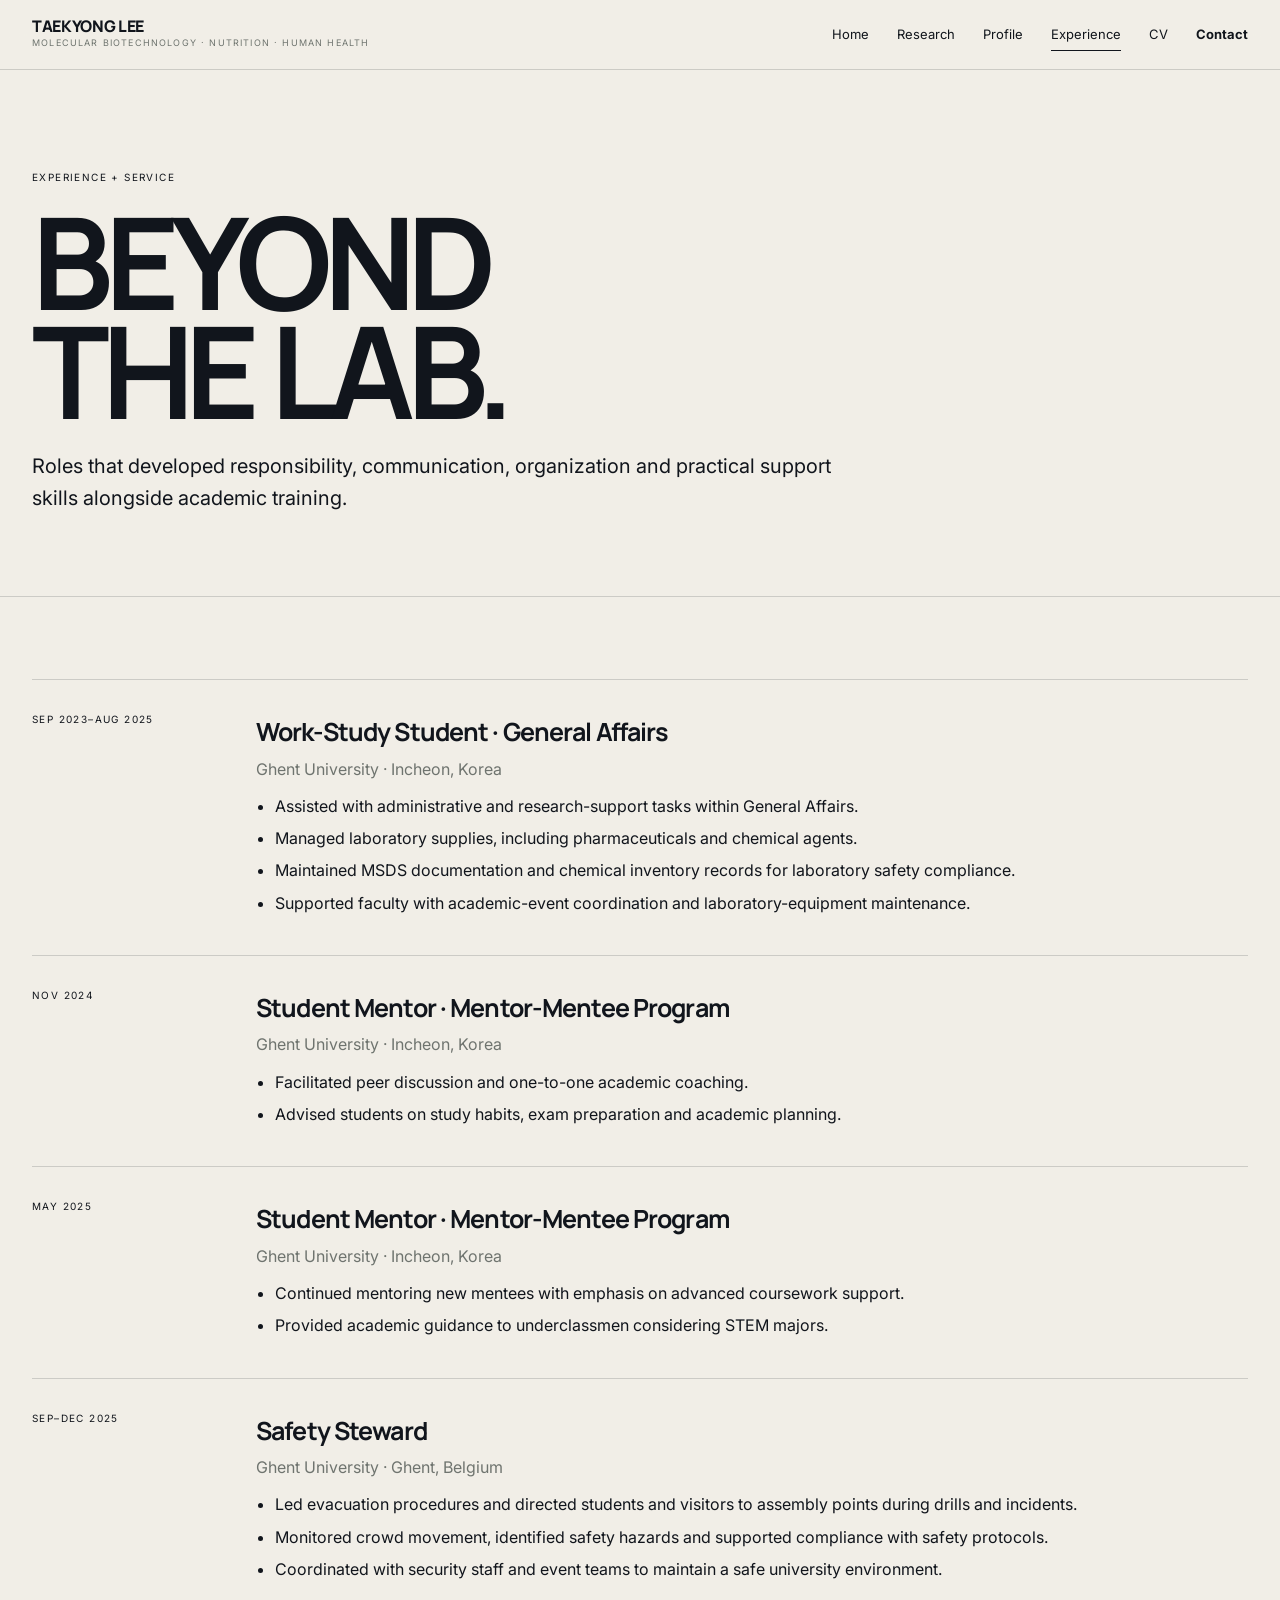
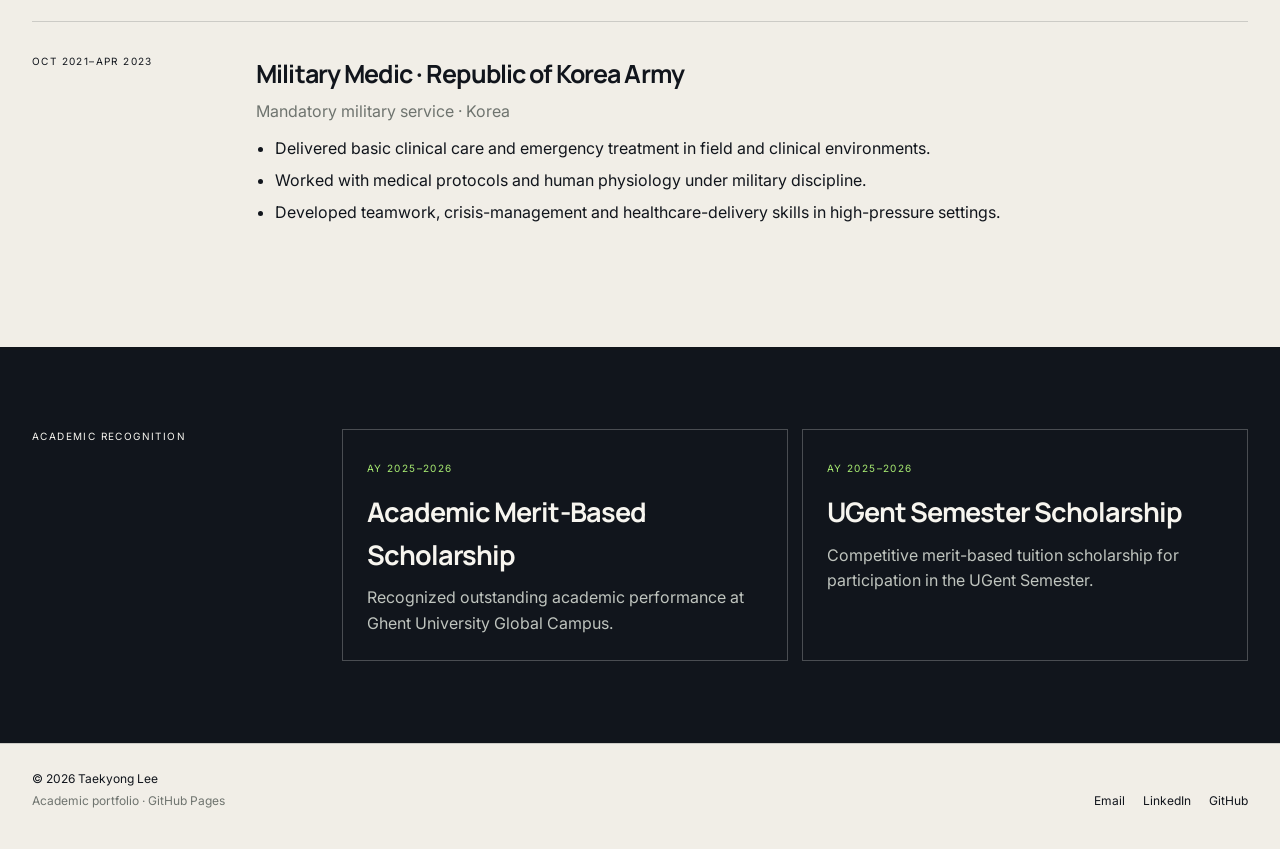
<file: experience.html>
<!DOCTYPE html>
<html lang="en"><head>
<meta charset="utf-8"/><meta content="width=device-width,initial-scale=1" name="viewport"/>
<title>Experience — Taekyong Lee</title><meta content="University roles, military medical service, mentoring and campus work experience of Taekyong Lee." name="description"/>
<meta content="Experience — Taekyong Lee" property="og:title"/><meta content="University roles, military medical service, mentoring and campus work experience of Taekyong Lee." property="og:description"/><meta content="website" property="og:type"/><meta content="https://taekyonglee-hub.github.io/assets/images/social-preview-20260910-v2.png" property="og:image"/><meta content="https://taekyonglee-hub.github.io/assets/images/social-preview-20260910-v2.png" property="og:image:secure_url"/><meta content="image/png" property="og:image:type"/><meta content="1200" property="og:image:width"/><meta content="630" property="og:image:height"/><meta content="From Molecular Mechanisms to Human Health — Taekyong Lee Academic Portfolio" property="og:image:alt"/><meta content="summary_large_image" name="twitter:card"/><meta content="https://taekyonglee-hub.github.io/assets/images/social-preview-20260910-v2.png" name="twitter:image"/>
<meta content="#11151c" name="theme-color"/><link href="favicon.svg" rel="icon" type="image/svg+xml"/>
<link href="https://fonts.googleapis.com" rel="preconnect"/><link crossorigin="" href="https://fonts.gstatic.com" rel="preconnect"/>
<link href="https://fonts.googleapis.com/css2?family=Inter:wght@400;500;600;700&amp;family=Manrope:wght@500;600;700;800&amp;display=swap" rel="stylesheet"/><link href="css/style.css" rel="stylesheet"/>
</head><body><header class="site-header">
<a aria-label="Taekyong Lee home" class="brand" href="index.html">
<span class="brand-name">TAEKYONG LEE</span><span class="brand-meta">MOLECULAR BIOTECHNOLOGY · NUTRITION · HUMAN HEALTH</span>
</a>
<button aria-expanded="false" aria-label="Toggle navigation" class="menu-toggle" type="button">Menu</button>
<nav aria-label="Primary navigation" class="nav"><a href="index.html">Home</a><a href="research/index.html">Research</a><a href="profile.html">Profile</a><a class="active" href="experience.html">Experience</a><a href="cv.html">CV</a><a class="contact-nav" href="mailto:taekyong.lee.26@ucl.ac.uk?subject=Website%20Contact">Contact</a></nav>
</header><main><section class="page-hero"><div class="kicker">EXPERIENCE + SERVICE</div><h1>BEYOND<br/>THE LAB.</h1><p>Roles that developed responsibility, communication, organization and practical support skills alongside academic training.</p></section>
<section class="section"><div class="timeline rich-timeline">
<article class="timeline-item reveal"><div class="timeline-side"><span class="year">Sep 2023–Aug 2025</span></div><div><h3>Work-Study Student · General Affairs</h3><p class="muted">Ghent University · Incheon, Korea</p><ul class="experience-bullets"><li>Assisted with administrative and research-support tasks within General Affairs.</li><li>Managed laboratory supplies, including pharmaceuticals and chemical agents.</li><li>Maintained MSDS documentation and chemical inventory records for laboratory safety compliance.</li><li>Supported faculty with academic-event coordination and laboratory-equipment maintenance.</li></ul></div></article>
<article class="timeline-item reveal"><div class="timeline-side"><span class="year">Nov 2024</span></div><div><h3>Student Mentor · Mentor-Mentee Program</h3><p class="muted">Ghent University · Incheon, Korea</p><ul class="experience-bullets"><li>Facilitated peer discussion and one-to-one academic coaching.</li><li>Advised students on study habits, exam preparation and academic planning.</li></ul></div></article>
<article class="timeline-item reveal"><div class="timeline-side"><span class="year">May 2025</span></div><div><h3>Student Mentor · Mentor-Mentee Program</h3><p class="muted">Ghent University · Incheon, Korea</p><ul class="experience-bullets"><li>Continued mentoring new mentees with emphasis on advanced coursework support.</li><li>Provided academic guidance to underclassmen considering STEM majors.</li></ul></div></article>
<article class="timeline-item reveal"><div class="timeline-side"><span class="year">Sep–Dec 2025</span></div><div><h3>Safety Steward</h3><p class="muted">Ghent University · Ghent, Belgium</p><ul class="experience-bullets"><li>Led evacuation procedures and directed students and visitors to assembly points during drills and incidents.</li><li>Monitored crowd movement, identified safety hazards and supported compliance with safety protocols.</li><li>Coordinated with security staff and event teams to maintain a safe university environment.</li></ul></div></article>
<article class="timeline-item reveal"><div class="timeline-side"><span class="year">Oct 2021–Apr 2023</span></div><div><h3>Military Medic · Republic of Korea Army</h3><p class="muted">Mandatory military service · Korea</p><ul class="experience-bullets"><li>Delivered basic clinical care and emergency treatment in field and clinical environments.</li><li>Worked with medical protocols and human physiology under military discipline.</li><li>Developed teamwork, crisis-management and healthcare-delivery skills in high-pressure settings.</li></ul></div></article>
</div></section>
<section class="section split dark-band reveal"><div><div class="kicker">ACADEMIC RECOGNITION</div></div><div><div class="award-grid"><article class="award-card dark"><span class="year">AY 2025–2026</span><h3>Academic Merit-Based Scholarship</h3><p>Recognized outstanding academic performance at Ghent University Global Campus.</p></article><article class="award-card dark"><span class="year">AY 2025–2026</span><h3>UGent Semester Scholarship</h3><p>Competitive merit-based tuition scholarship for participation in the UGent Semester.</p></article></div></div></section></main><footer class="footer">
<div><span>© <span id="year"></span> Taekyong Lee</span><span class="footer-note">Academic portfolio · GitHub Pages</span></div>
<div class="footer-links"><a data-contact="email" href="mailto:taekyong.lee.26@ucl.ac.uk?subject=Website%20Contact">Email</a><a data-contact="linkedin" href="#" rel="noopener" target="_blank">LinkedIn</a><a data-contact="github" href="#" rel="noopener" target="_blank">GitHub</a></div>
</footer>
<script src="js/site-config.js"></script><script src="js/main.js"></script></body></html>
</file>
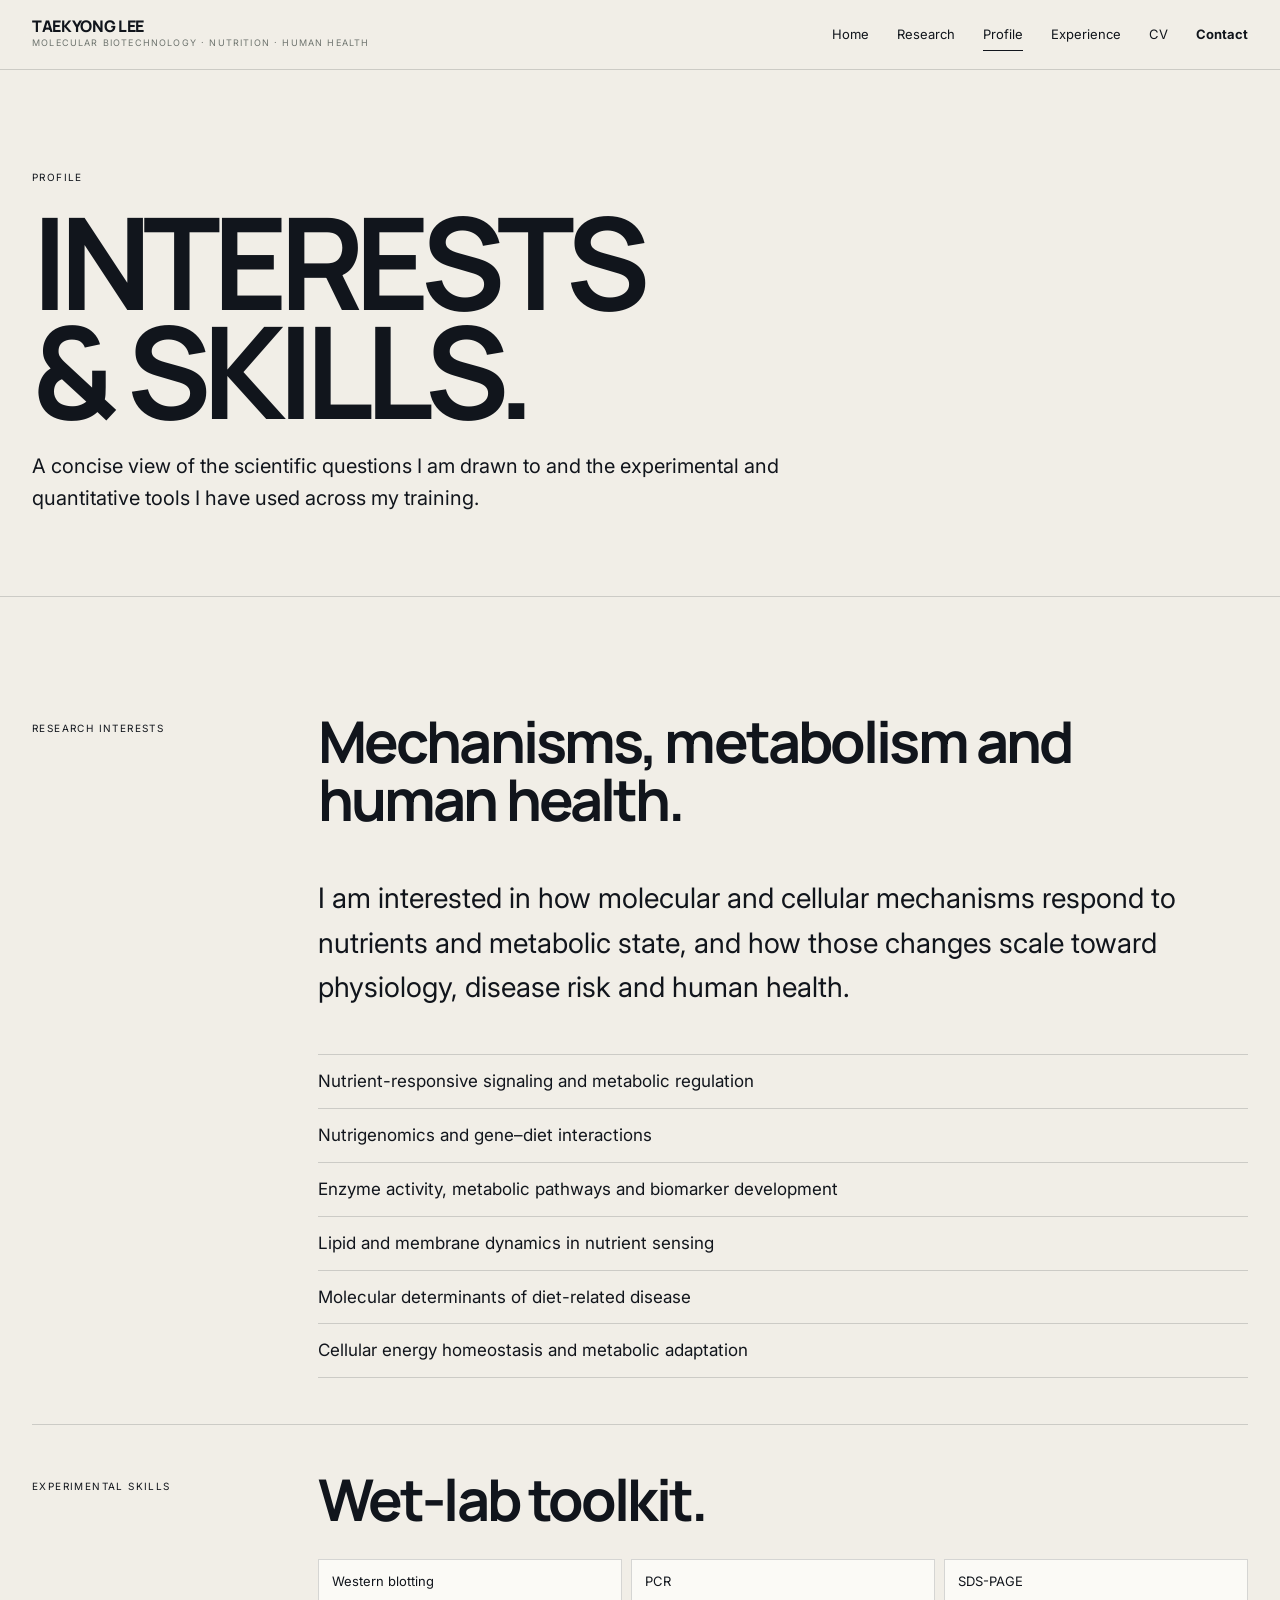
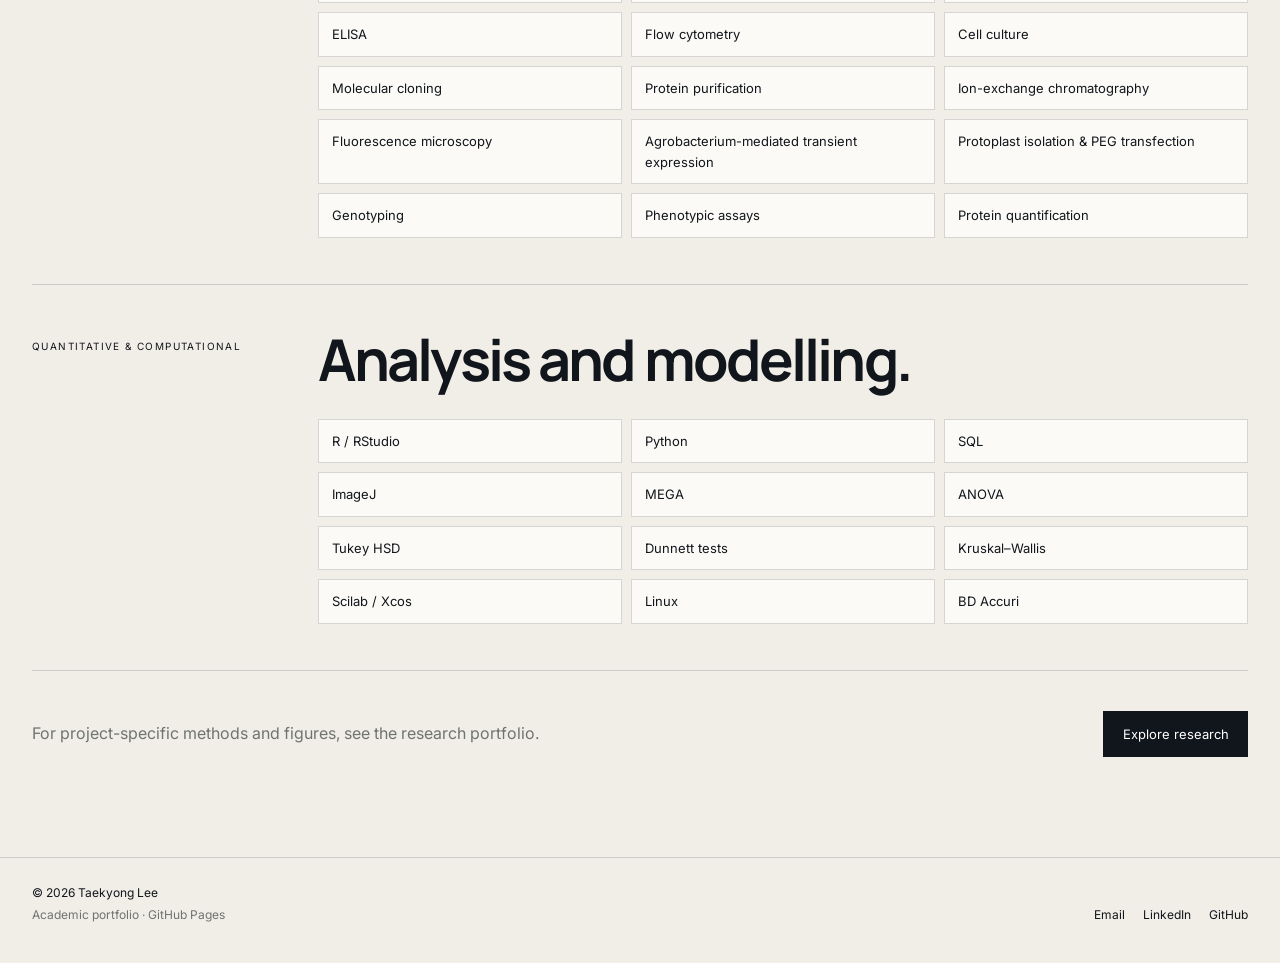
<file: profile.html>
<!doctype html><html lang="en"><head>
<meta charset="utf-8"><meta name="viewport" content="width=device-width,initial-scale=1">
<title>Profile — Taekyong Lee</title><meta name="description" content="Research interests, experimental skills and quantitative toolkit of Taekyong Lee.">
<meta property="og:title" content="Profile — Taekyong Lee"><meta property="og:description" content="Research interests, experimental skills and quantitative toolkit of Taekyong Lee."><meta property="og:type" content="website"><meta property="og:image" content="https://taekyonglee-hub.github.io/assets/images/social-preview-20260910-v2.png"><meta name="twitter:card" content="summary_large_image"><meta name="twitter:image" content="https://taekyonglee-hub.github.io/assets/images/social-preview-20260910-v2.png">
<meta name="theme-color" content="#11151c"><link rel="icon" href="favicon.svg" type="image/svg+xml">
<link rel="preconnect" href="https://fonts.googleapis.com"><link rel="preconnect" href="https://fonts.gstatic.com" crossorigin>
<link href="https://fonts.googleapis.com/css2?family=Inter:wght@400;500;600;700&family=Manrope:wght@500;600;700;800&display=swap" rel="stylesheet"><link rel="stylesheet" href="css/style.css">
</head><body><header class="site-header">
<a class="brand" href="index.html" aria-label="Taekyong Lee home"><span class="brand-name">TAEKYONG LEE</span><span class="brand-meta">MOLECULAR BIOTECHNOLOGY · NUTRITION · HUMAN HEALTH</span></a>
<button class="menu-toggle" type="button" aria-label="Toggle navigation" aria-expanded="false">Menu</button>
<nav class="nav" aria-label="Primary navigation"><a href="index.html">Home</a><a href="research/index.html">Research</a><a class="active" href="profile.html">Profile</a><a href="experience.html">Experience</a><a href="cv.html">CV</a><a class="contact-nav" href="mailto:taekyong.lee.26@ucl.ac.uk?subject=Website%20Contact">Contact</a></nav></header>
<main>
<section class="page-hero profile-hero"><div class="kicker">PROFILE</div><h1>INTERESTS<br>& SKILLS.</h1><p>A concise view of the scientific questions I am drawn to and the experimental and quantitative tools I have used across my training.</p></section>
<section class="profile-section">
<div class="profile-block"><div class="kicker">RESEARCH INTERESTS</div><h2>Mechanisms, metabolism and human health.</h2><p class="lead">I am interested in how molecular and cellular mechanisms respond to nutrients and metabolic state, and how those changes scale toward physiology, disease risk and human health.</p><ul class="profile-interest-list"><li>Nutrient-responsive signaling and metabolic regulation</li><li>Nutrigenomics and gene–diet interactions</li><li>Enzyme activity, metabolic pathways and biomarker development</li><li>Lipid and membrane dynamics in nutrient sensing</li><li>Molecular determinants of diet-related disease</li><li>Cellular energy homeostasis and metabolic adaptation</li></ul></div>
<div class="profile-block"><div class="kicker">EXPERIMENTAL SKILLS</div><h2>Wet-lab toolkit.</h2><div class="profile-chip-grid"><span>Western blotting</span><span>PCR</span><span>SDS-PAGE</span><span>ELISA</span><span>Flow cytometry</span><span>Cell culture</span><span>Molecular cloning</span><span>Protein purification</span><span>Ion-exchange chromatography</span><span>Fluorescence microscopy</span><span>Agrobacterium-mediated transient expression</span><span>Protoplast isolation & PEG transfection</span><span>Genotyping</span><span>Phenotypic assays</span><span>Protein quantification</span></div></div>
<div class="profile-block"><div class="kicker">QUANTITATIVE & COMPUTATIONAL</div><h2>Analysis and modelling.</h2><div class="profile-chip-grid"><span>R / RStudio</span><span>Python</span><span>SQL</span><span>ImageJ</span><span>MEGA</span><span>ANOVA</span><span>Tukey HSD</span><span>Dunnett tests</span><span>Kruskal–Wallis</span><span>Scilab / Xcos</span><span>Linux</span><span>BD Accuri</span></div></div>
<div class="profile-cta"><p>For project-specific methods and figures, see the research portfolio.</p><a class="button primary" href="research/index.html">Explore research</a></div>
</section></main>
<footer class="footer"><div><span>© <span id="year"></span> Taekyong Lee</span><span class="footer-note">Academic portfolio · GitHub Pages</span></div><div class="footer-links"><a href="mailto:taekyong.lee.26@ucl.ac.uk?subject=Website%20Contact">Email</a><a data-contact="linkedin" href="#" target="_blank" rel="noopener">LinkedIn</a><a data-contact="github" href="#" target="_blank" rel="noopener">GitHub</a></div></footer><script src="js/site-config.js"></script><script src="js/main.js"></script></body></html>
</file>
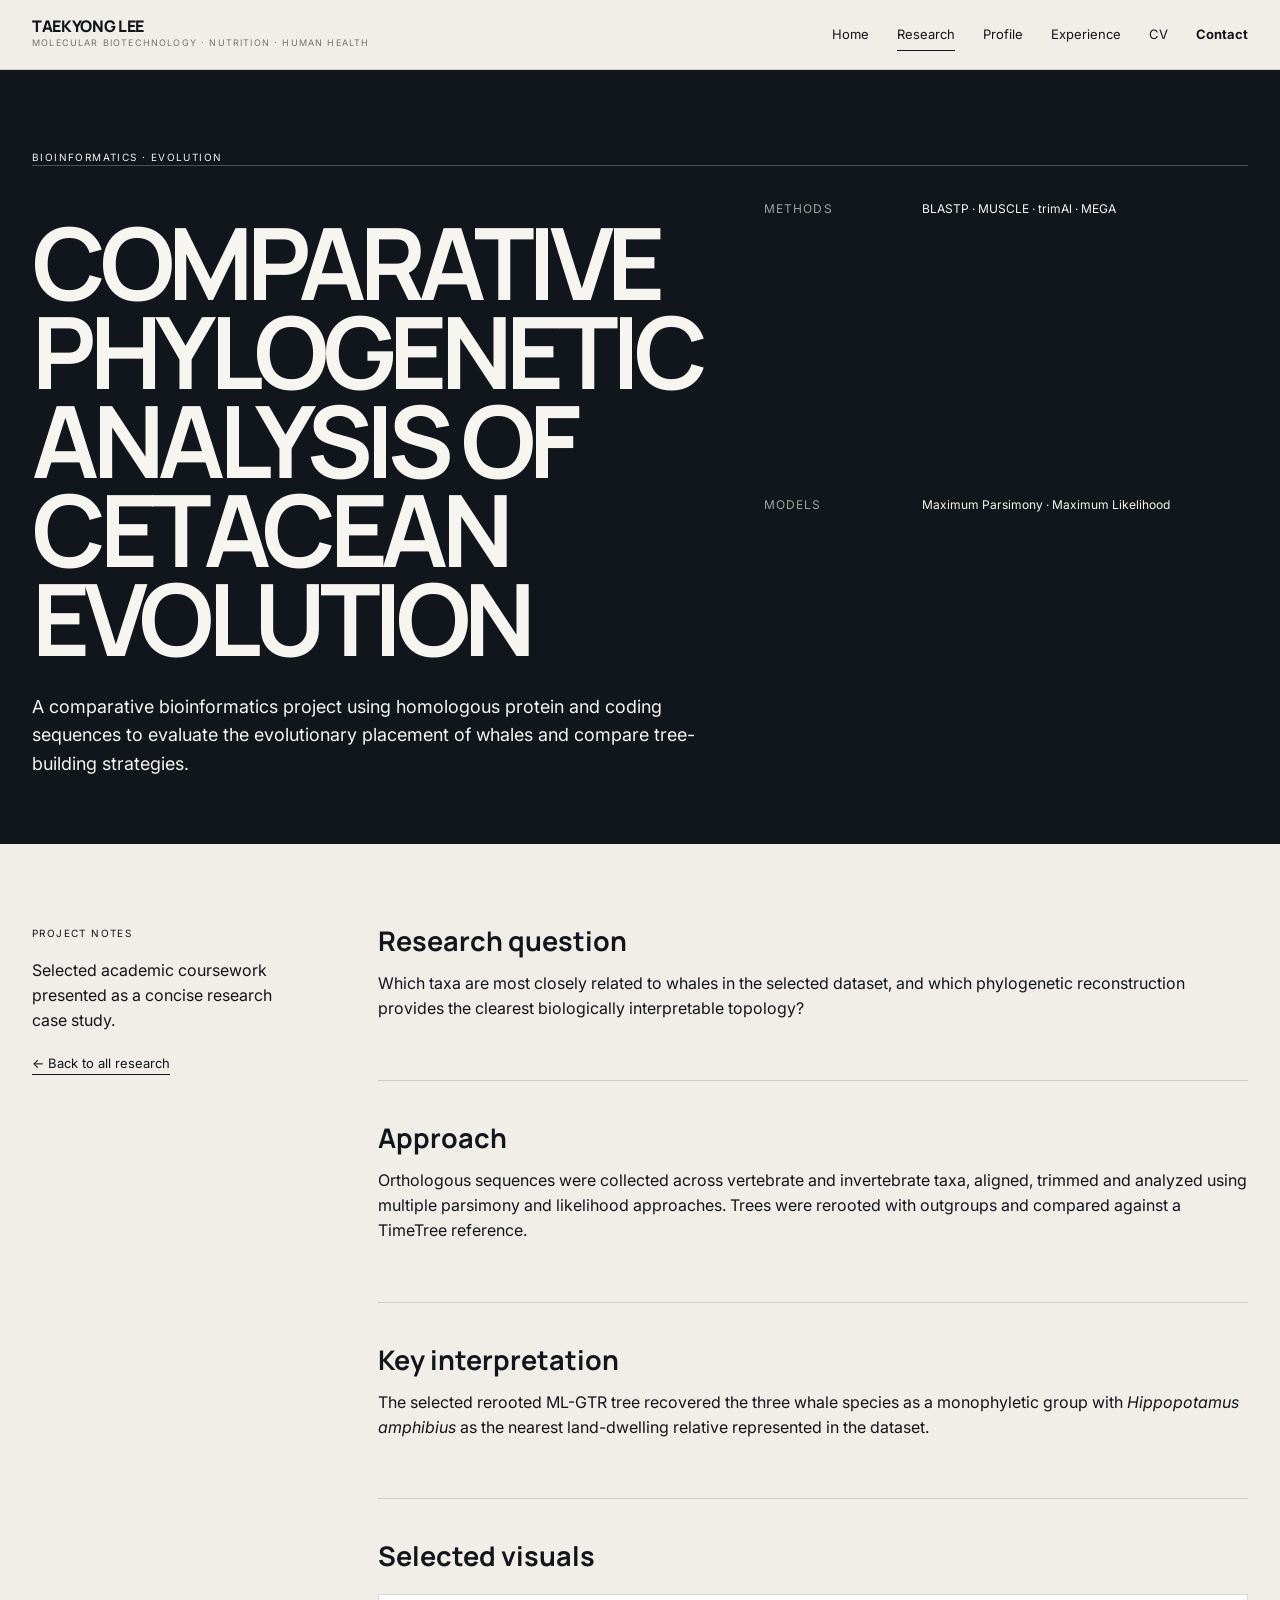
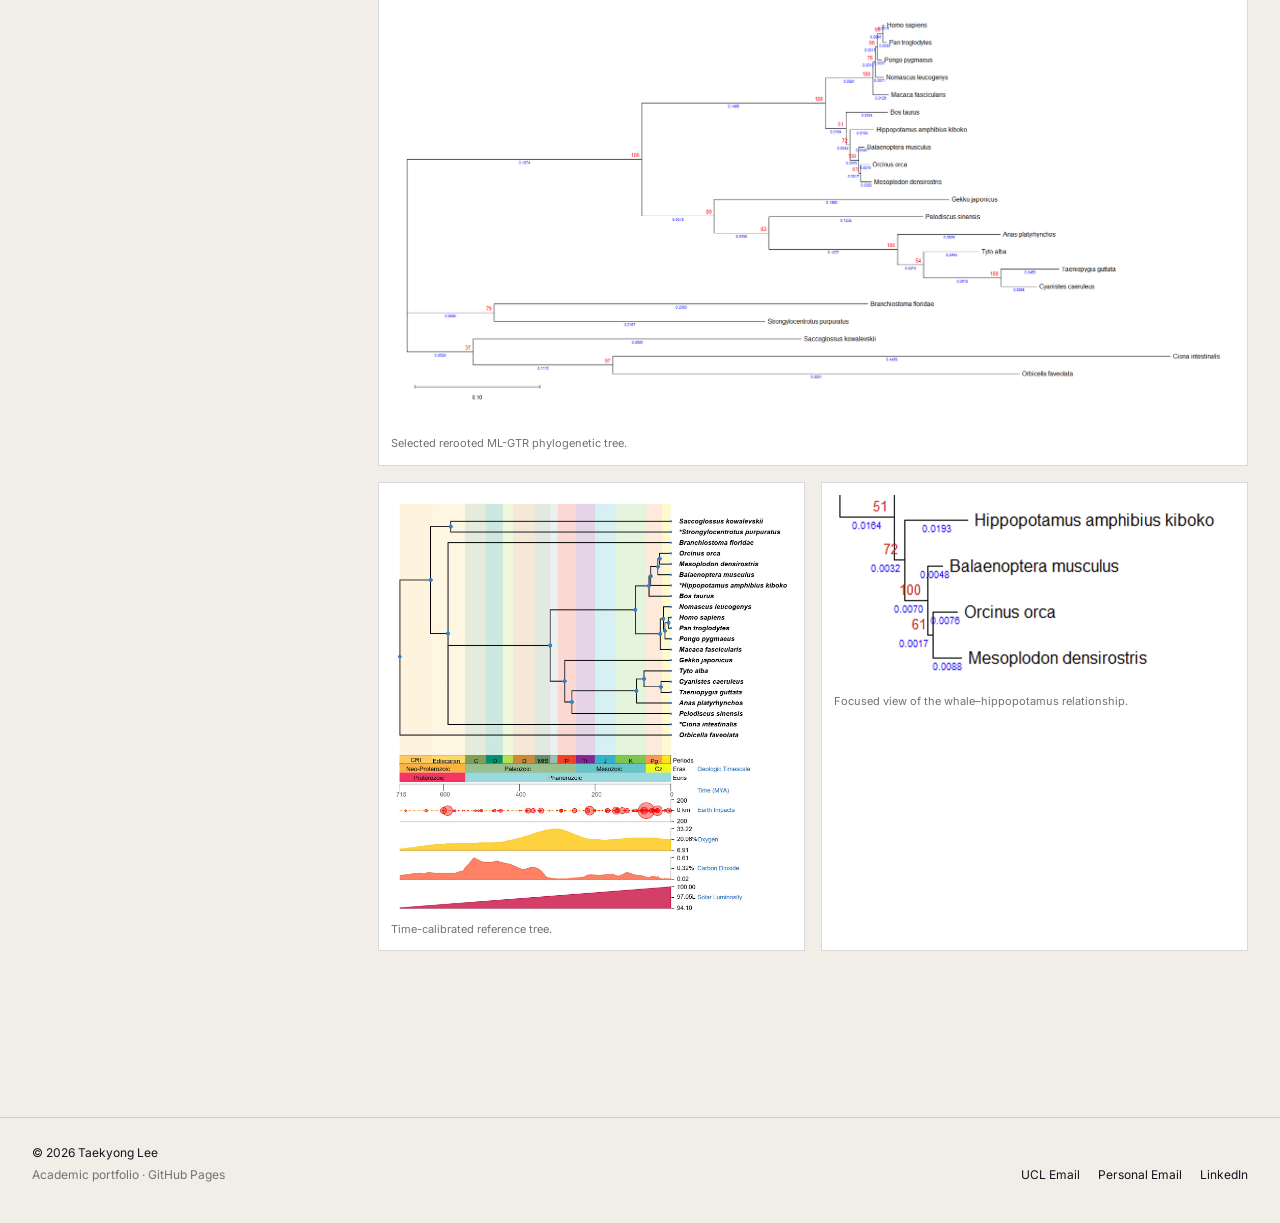
<file: research/cetacean-phylogenetics.html>
<!DOCTYPE html>
<html lang="en"><head><meta charset="utf-8"/><meta content="width=device-width,initial-scale=1" name="viewport"/><title>Cetacean phylogenetics — Taekyong Lee</title><meta content="A comparative bioinformatics project using homologous protein and coding sequences to evaluate the evolutionary placement of whales and compare tree-building strategies." name="description"/><meta content="#11151c" name="theme-color"/><link href="../favicon.svg" rel="icon" type="image/svg+xml"/><link href="https://fonts.googleapis.com" rel="preconnect"/><link crossorigin="" href="https://fonts.gstatic.com" rel="preconnect"/><link href="https://fonts.googleapis.com/css2?family=Inter:wght@400;500;600;700&amp;family=Manrope:wght@500;600;700;800&amp;display=swap" rel="stylesheet"/><link href="../css/style.css" rel="stylesheet"/></head><body><header class="site-header"><a aria-label="Taekyong Lee home" class="brand" href="../index.html"><span class="brand-name">TAEKYONG LEE</span><span class="brand-meta">MOLECULAR BIOTECHNOLOGY · NUTRITION · HUMAN HEALTH</span></a><button aria-expanded="false" aria-label="Toggle navigation" class="menu-toggle" type="button">Menu</button><nav aria-label="Primary navigation" class="nav"><a href="../index.html">Home</a><a class="active" href="../research/index.html">Research</a><a href="../profile.html">Profile</a><a href="../experience.html">Experience</a><a href="../cv.html">CV</a><a class="contact-nav" href="mailto:taekyong.lee.26@ucl.ac.uk?subject=Website%20Contact">Contact</a></nav></header><main><section class="project-hero"><div class="kicker">BIOINFORMATICS · EVOLUTION</div><div class="project-hero-grid"><div><h1>COMPARATIVE PHYLOGENETIC ANALYSIS OF CETACEAN EVOLUTION</h1><p class="project-summary">A comparative bioinformatics project using homologous protein and coding sequences to evaluate the evolutionary placement of whales and compare tree-building strategies.</p></div><dl class="project-meta-list"><dt>Methods</dt><dd>BLASTP · MUSCLE · trimAl · MEGA</dd><dt>Models</dt><dd>Maximum Parsimony · Maximum Likelihood</dd></dl></div></section><section class="content-grid"><aside><div class="kicker">PROJECT NOTES</div><p>Selected academic coursework presented as a concise research case study.</p><a class="text-link" href="index.html">← Back to all research</a></aside><div><div class="content-block"><h3>Research question</h3><p>Which taxa are most closely related to whales in the selected dataset, and which phylogenetic reconstruction provides the clearest biologically interpretable topology?</p></div><div class="content-block"><h3>Approach</h3><p>Orthologous sequences were collected across vertebrate and invertebrate taxa, aligned, trimmed and analyzed using multiple parsimony and likelihood approaches. Trees were rerooted with outgroups and compared against a TimeTree reference.</p></div><div class="content-block"><h3>Key interpretation</h3><p>The selected rerooted ML-GTR tree recovered the three whale species as a monophyletic group with <em>Hippopotamus amphibius</em> as the nearest land-dwelling relative represented in the dataset.</p></div><div class="content-block"><h3>Selected visuals</h3><div class="detail-gallery"><figure class="wide"><img alt="Maximum likelihood phylogenetic tree" loading="lazy" src="../assets/images/whale-phylogenetic-tree.png"/><figcaption>Selected rerooted ML-GTR phylogenetic tree.</figcaption></figure><figure class=""><img alt="TimeTree reference" loading="lazy" src="../assets/images/whale-timetree.png"/><figcaption>Time-calibrated reference tree.</figcaption></figure><figure class=""><img alt="Whale hippo node" loading="lazy" src="../assets/images/whale-hippo-node.png"/><figcaption>Focused view of the whale–hippopotamus relationship.</figcaption></figure></div></div></div></section></main><footer class="footer"><div><span>© <span id="year"></span> Taekyong Lee</span><span class="footer-note">Academic portfolio · GitHub Pages</span></div><div class="footer-links"><a href="mailto:taekyong.lee.26@ucl.ac.uk">UCL Email</a><a href="mailto:taekyong101@gmail.com">Personal Email</a><a href="https://www.linkedin.com/in/taekyong-lee-215703385" rel="noopener" target="_blank">LinkedIn</a></div></footer><script src="../js/site-config.js"></script><script src="../js/main.js"></script></body></html>
</file>
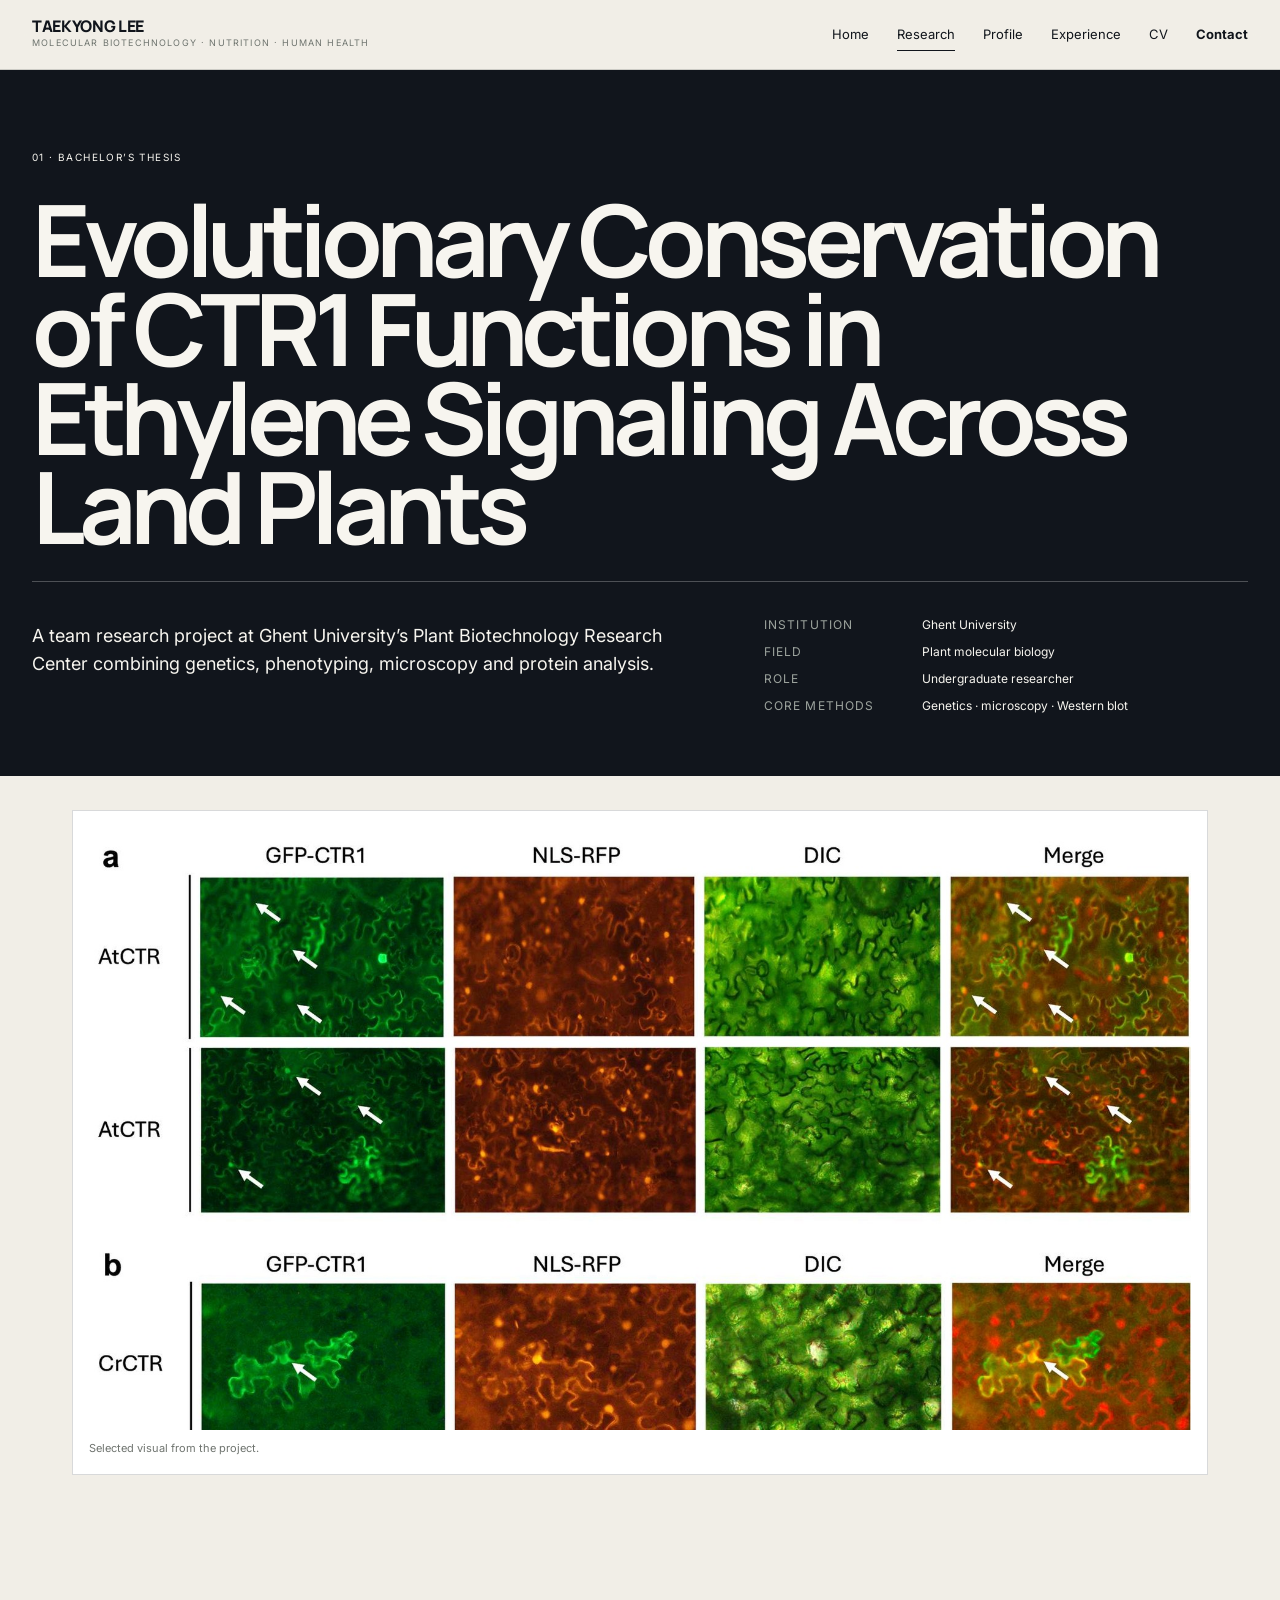
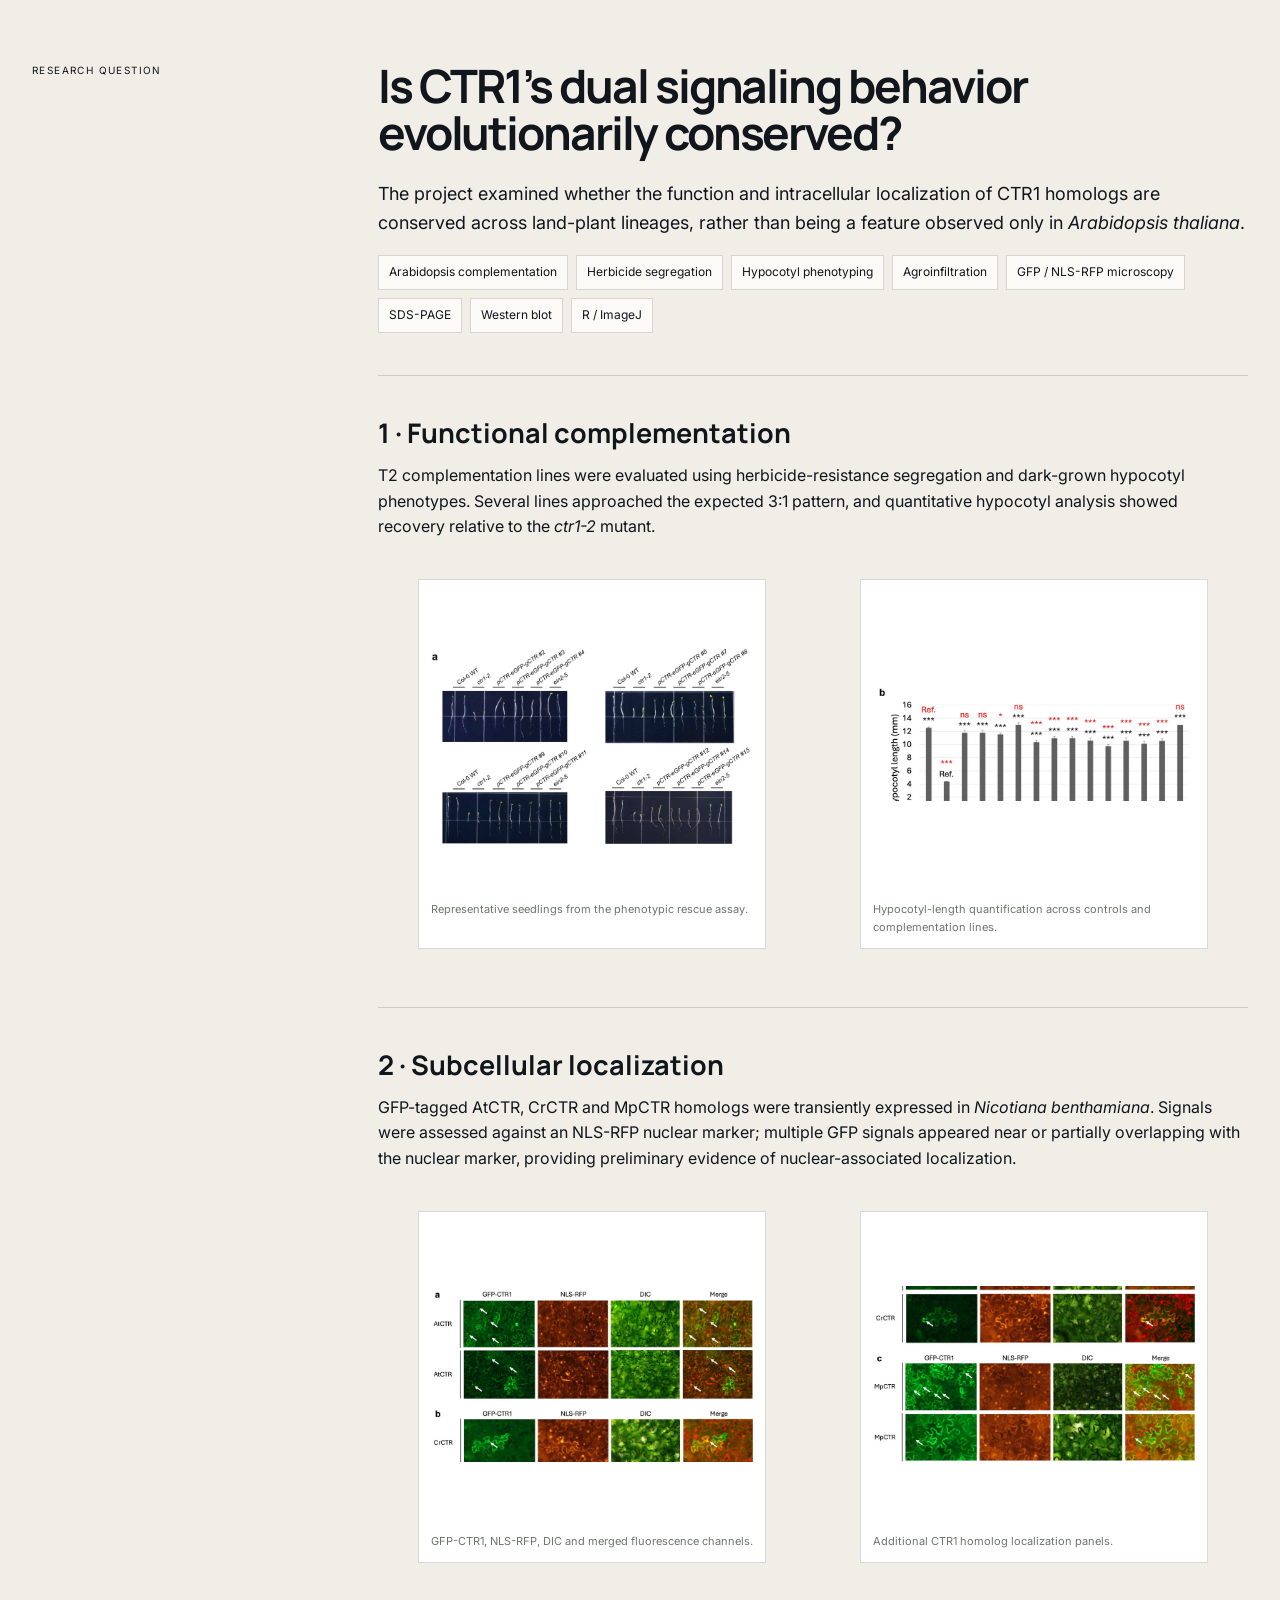
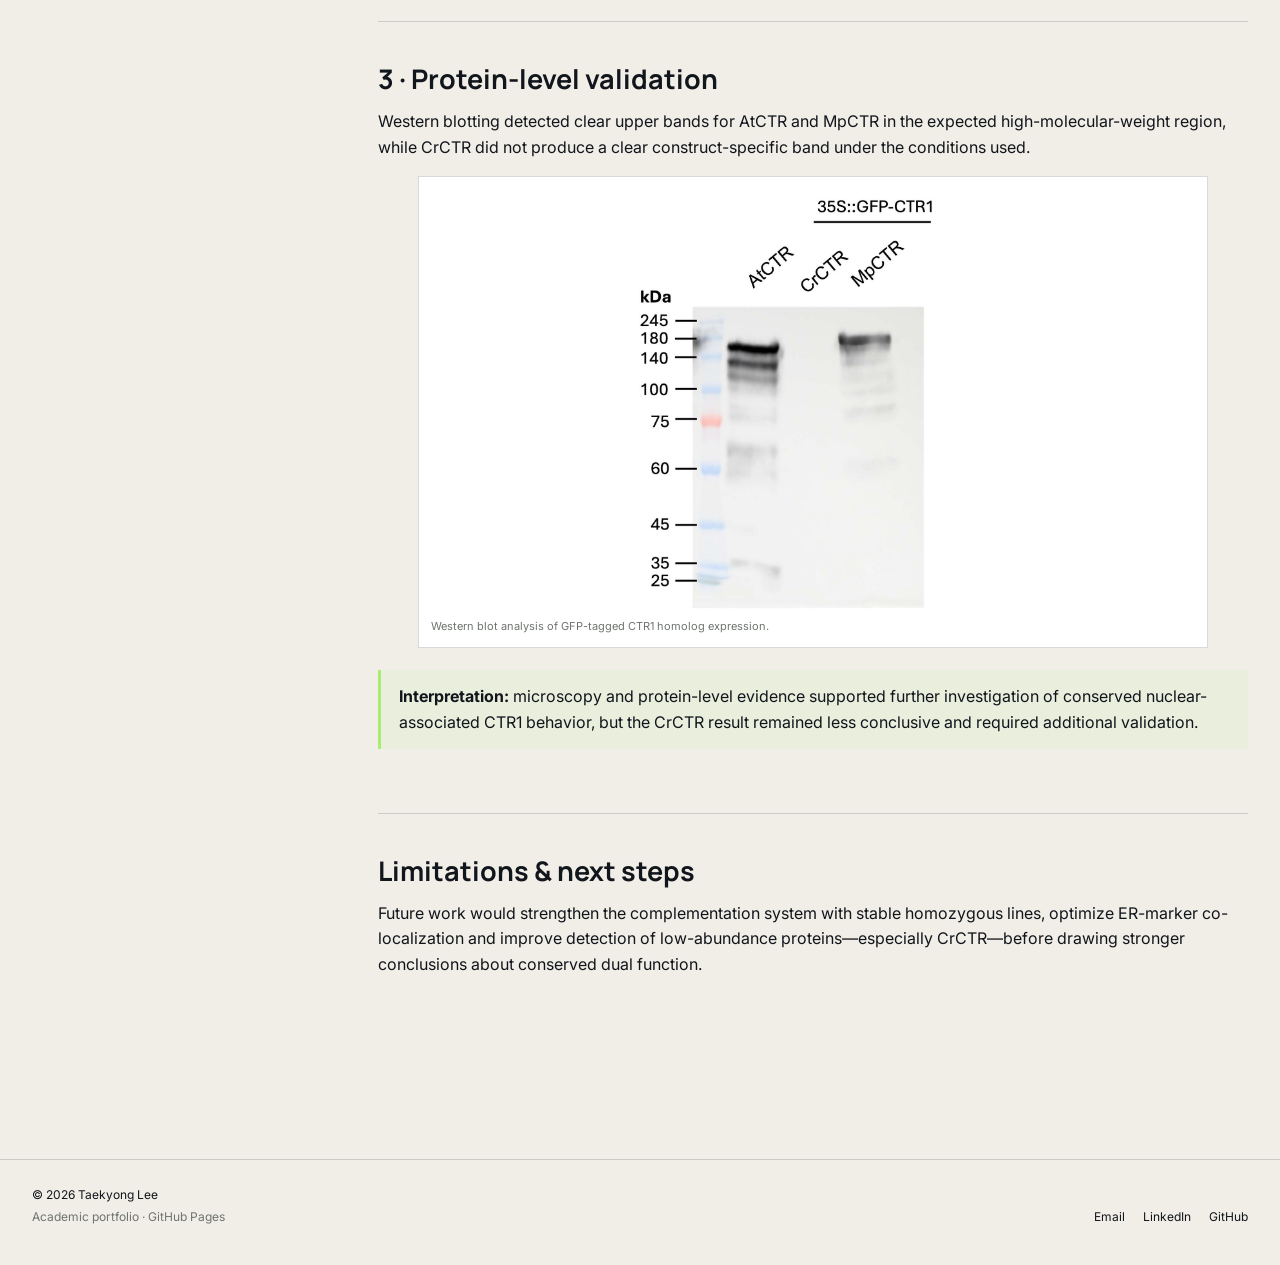
<file: research/ctr1-signalling.html>
<!DOCTYPE html>
<html lang="en"><head>
<meta charset="utf-8"/><meta content="width=device-width,initial-scale=1" name="viewport"/>
<title>Evolutionary Conservation of CTR1 Functions in Ethylene Signaling Across Land Plants — Taekyong Lee</title><meta content="A team research project at Ghent University’s Plant Biotechnology Research Center combining genetics, phenotyping, microscopy and protein analysis." name="description"/>
<meta content="Evolutionary Conservation of CTR1 Functions in Ethylene Signaling Across Land Plants — Taekyong Lee" property="og:title"/><meta content="A team research project at Ghent University’s Plant Biotechnology Research Center combining genetics, phenotyping, microscopy and protein analysis." property="og:description"/>
<meta content="website" property="og:type"/><meta content="https://taekyonglee-hub.github.io/assets/images/social-preview-20260910-v2.png" property="og:image"/><meta content="https://taekyonglee-hub.github.io/assets/images/social-preview-20260910-v2.png" property="og:image:secure_url"/><meta content="image/png" property="og:image:type"/><meta content="1200" property="og:image:width"/><meta content="630" property="og:image:height"/><meta content="From Molecular Mechanisms to Human Health — Taekyong Lee Academic Portfolio" property="og:image:alt"/><meta content="summary_large_image" name="twitter:card"/><meta content="https://taekyonglee-hub.github.io/assets/images/social-preview-20260910-v2.png" name="twitter:image"/>
<meta content="#11151c" name="theme-color"/><link href="../favicon.svg" rel="icon" type="image/svg+xml"/>
<link href="https://fonts.googleapis.com" rel="preconnect"/><link crossorigin="" href="https://fonts.gstatic.com" rel="preconnect"/>
<link href="https://fonts.googleapis.com/css2?family=Inter:wght@400;500;600;700&amp;family=Manrope:wght@500;600;700;800&amp;display=swap" rel="stylesheet"/>
<link href="../css/style.css" rel="stylesheet"/>
</head><body><header class="site-header">
<a aria-label="Taekyong Lee home" class="brand" href="../index.html">
<span class="brand-name">TAEKYONG LEE</span><span class="brand-meta">MOLECULAR BIOTECHNOLOGY · NUTRITION · HUMAN HEALTH</span>
</a>
<button aria-expanded="false" aria-label="Toggle navigation" class="menu-toggle" type="button">Menu</button>
<nav aria-label="Primary navigation" class="nav"><a href="../index.html">Home</a><a class="active" href="../research/index.html">Research</a><a href="../profile.html">Profile</a><a href="../experience.html">Experience</a><a href="../cv.html">CV</a><a class="contact-nav" href="mailto:taekyong.lee.26@ucl.ac.uk?subject=Website%20Contact">Contact</a></nav>
</header><main><section class="project-hero"><div class="kicker">01 · BACHELOR’S THESIS</div><h1>Evolutionary Conservation of CTR1 Functions in Ethylene Signaling Across Land Plants</h1><div class="project-hero-grid"><p>A team research project at Ghent University’s Plant Biotechnology Research Center combining genetics, phenotyping, microscopy and protein analysis.</p><dl class="project-meta-list"><dt>Institution</dt><dd>Ghent University</dd><dt>Field</dt><dd>Plant molecular biology</dd><dt>Role</dt><dd>Undergraduate researcher</dd><dt>Core methods</dt><dd>Genetics · microscopy · Western blot</dd></dl></div></section><section class="visual-block"><figure class="visual-wide"><img alt="Evolutionary Conservation of CTR1 Functions in Ethylene Signaling Across Land Plants" loading="eager" src="../assets/images/ctr1-microscopy-a.jpg"/><figcaption class="caption">Selected visual from the project.</figcaption></figure></section><section class="content-grid reveal"><aside><div class="kicker">RESEARCH QUESTION</div></aside><div><div class="content-block"><h2>Is CTR1’s dual signaling behavior evolutionarily conserved?</h2><p class="body-large">The project examined whether the function and intracellular localization of CTR1 homologs are conserved across land-plant lineages, rather than being a feature observed only in <em>Arabidopsis thaliana</em>.</p><ul class="method-list"><li>Arabidopsis complementation</li><li>Herbicide segregation</li><li>Hypocotyl phenotyping</li><li>Agroinfiltration</li><li>GFP / NLS-RFP microscopy</li><li>SDS-PAGE</li><li>Western blot</li><li>R / ImageJ</li></ul></div><div class="content-block"><h3>1 · Functional complementation</h3><p>T2 complementation lines were evaluated using herbicide-resistance segregation and dark-grown hypocotyl phenotypes. Several lines approached the expected 3:1 pattern, and quantitative hypocotyl analysis showed recovery relative to the <em>ctr1-2</em> mutant.</p><div class="evidence-grid"><figure class="evidence"><img alt="Representative dark-grown seedlings from CTR1 complementation lines" src="../assets/images/ctr1-seedlings.jpg"/><figcaption>Representative seedlings from the phenotypic rescue assay.</figcaption></figure><figure class="evidence"><img alt="Hypocotyl length quantification" src="../assets/images/ctr1-hypocotyl-quantification.jpg"/><figcaption>Hypocotyl-length quantification across controls and complementation lines.</figcaption></figure></div></div><div class="content-block"><h3>2 · Subcellular localization</h3><p>GFP-tagged AtCTR, CrCTR and MpCTR homologs were transiently expressed in <em>Nicotiana benthamiana</em>. Signals were assessed against an NLS-RFP nuclear marker; multiple GFP signals appeared near or partially overlapping with the nuclear marker, providing preliminary evidence of nuclear-associated localization.</p><div class="evidence-grid"><figure class="evidence"><img alt="CTR1 fluorescence microscopy panel" src="../assets/images/ctr1-microscopy-a.jpg"/><figcaption>GFP-CTR1, NLS-RFP, DIC and merged fluorescence channels.</figcaption></figure><figure class="evidence"><img alt="CTR1 fluorescence microscopy panel" src="../assets/images/ctr1-microscopy-b.jpg"/><figcaption>Additional CTR1 homolog localization panels.</figcaption></figure></div></div><div class="content-block"><h3>3 · Protein-level validation</h3><p>Western blotting detected clear upper bands for AtCTR and MpCTR in the expected high-molecular-weight region, while CrCTR did not produce a clear construct-specific band under the conditions used.</p><figure class="evidence tall"><img alt="Western blot of GFP-tagged CTR1 homologs" src="../assets/images/ctr1-western-blot.jpg"/><figcaption>Western blot analysis of GFP-tagged CTR1 homolog expression.</figcaption></figure><div class="callout"><strong>Interpretation:</strong> microscopy and protein-level evidence supported further investigation of conserved nuclear-associated CTR1 behavior, but the CrCTR result remained less conclusive and required additional validation.</div></div><div class="content-block"><h3>Limitations &amp; next steps</h3><p>Future work would strengthen the complementation system with stable homozygous lines, optimize ER-marker co-localization and improve detection of low-abundance proteins—especially CrCTR—before drawing stronger conclusions about conserved dual function.</p></div></div></section></main><footer class="footer">
<div><span>© <span id="year"></span> Taekyong Lee</span><span class="footer-note">Academic portfolio · GitHub Pages</span></div>
<div class="footer-links">
<a data-contact="email" href="mailto:taekyong.lee.26@ucl.ac.uk?subject=Website%20Contact">Email</a>
<a data-contact="linkedin" href="#" rel="noopener" target="_blank">LinkedIn</a>
<a data-contact="github" href="#" rel="noopener" target="_blank">GitHub</a>
</div>
</footer>
<script src="../js/site-config.js"></script><script src="../js/main.js"></script></body></html>
</file>
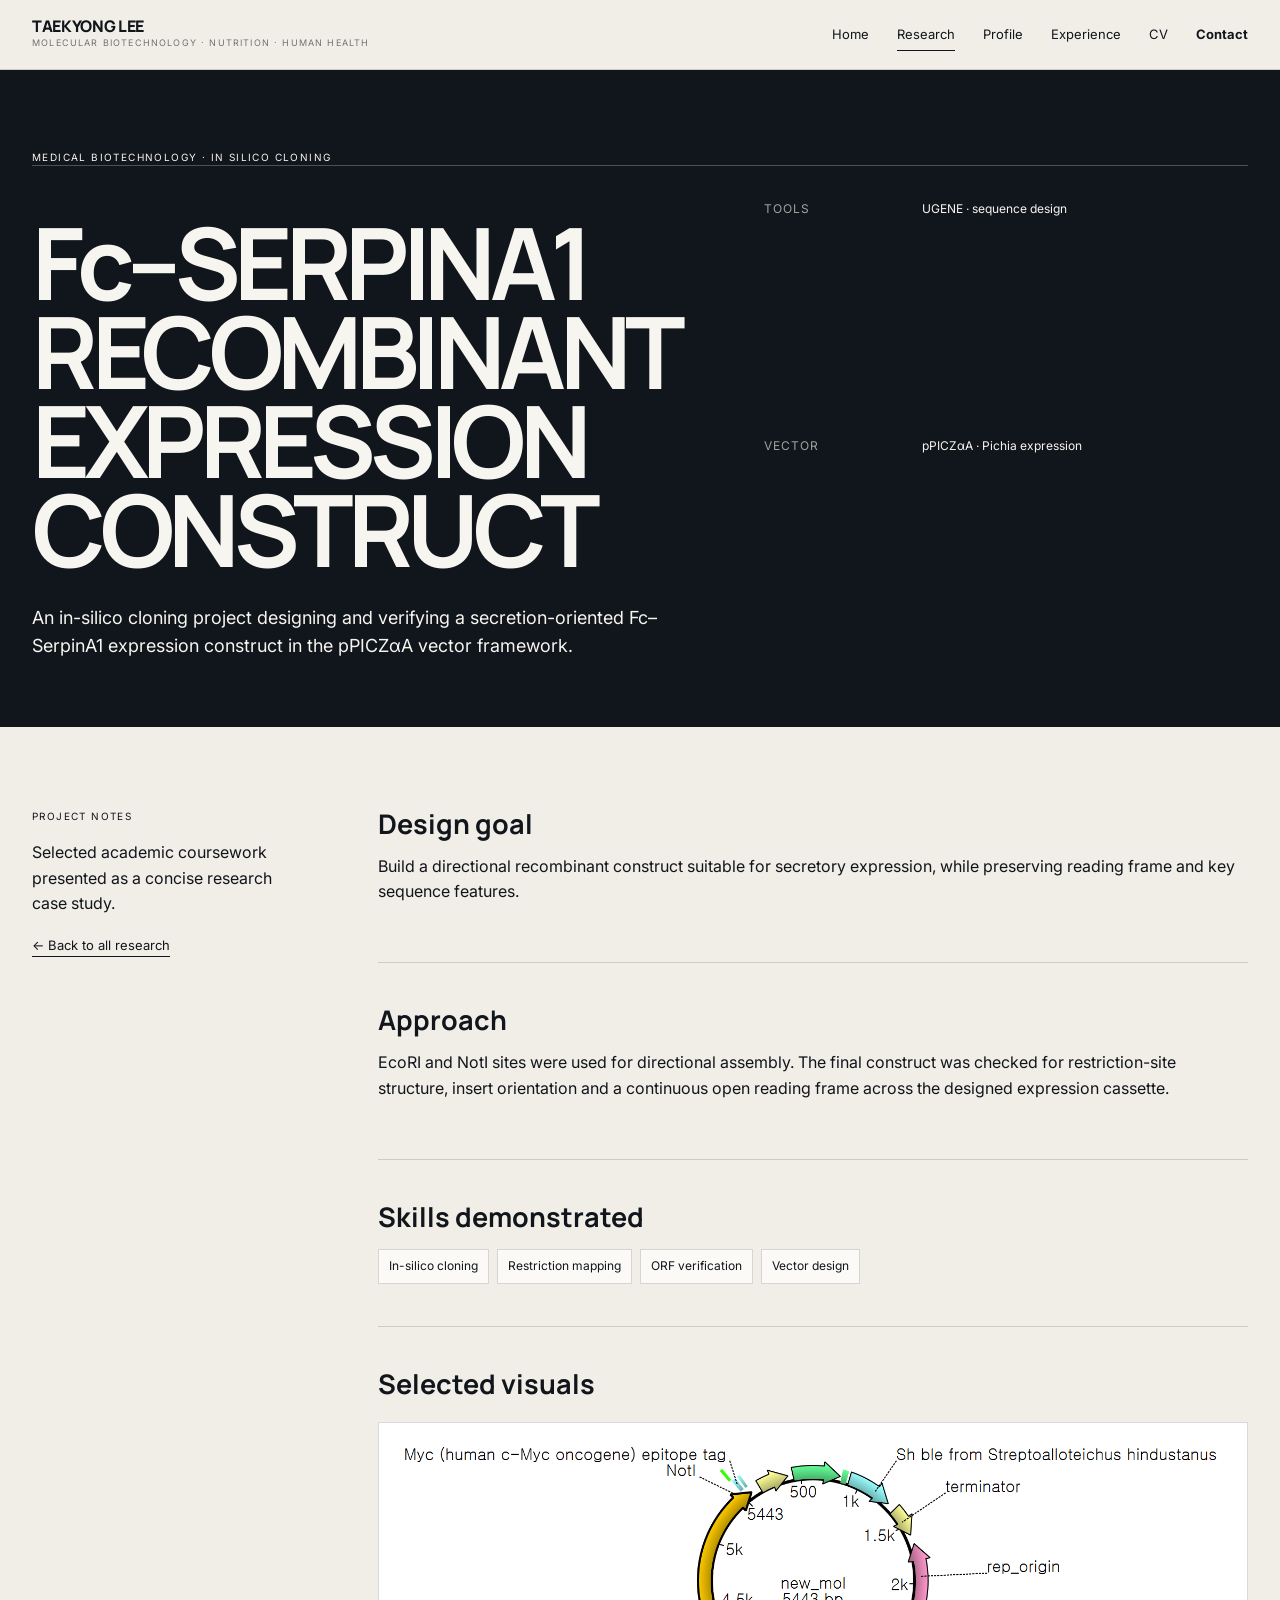
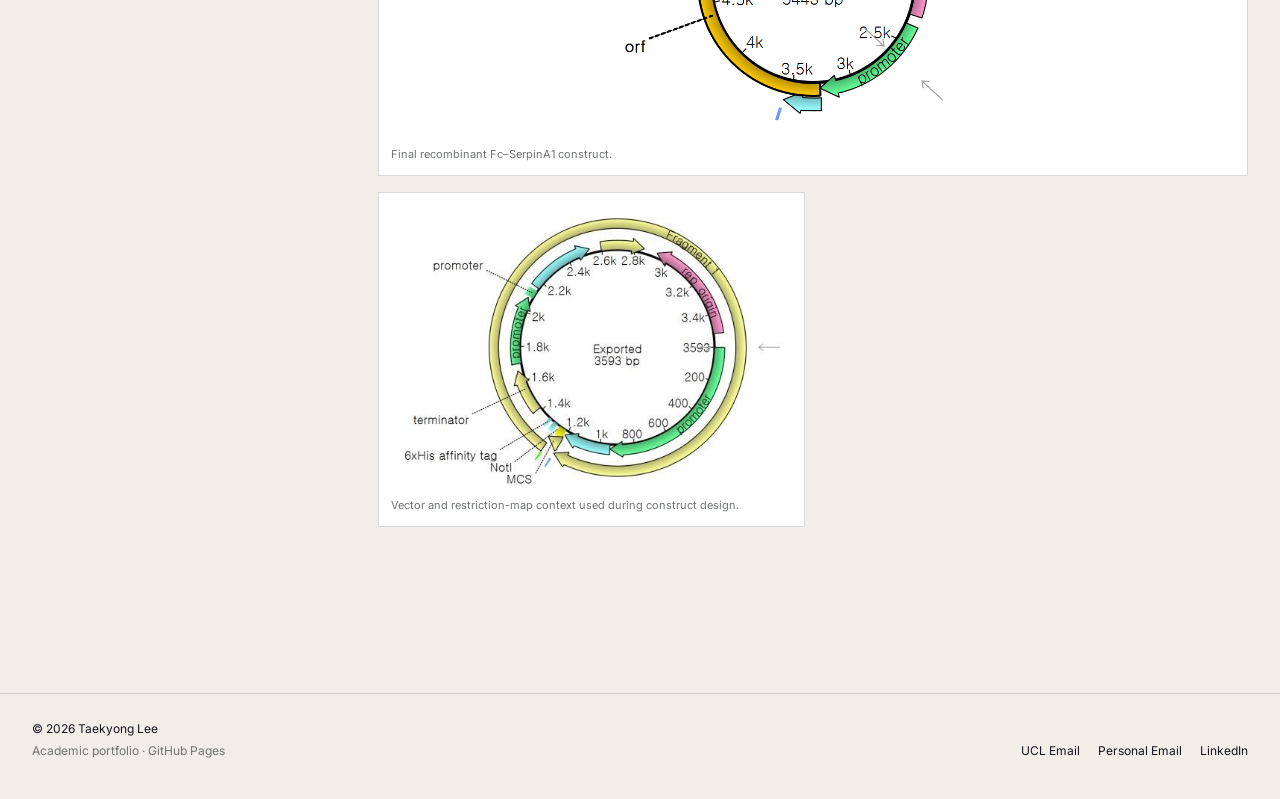
<file: research/fc-serpina1-cloning.html>
<!DOCTYPE html>
<html lang="en"><head><meta charset="utf-8"/><meta content="width=device-width,initial-scale=1" name="viewport"/><title>Fc–SerpinA1 cloning — Taekyong Lee</title><meta content="An in-silico cloning project designing and verifying a secretion-oriented Fc–SerpinA1 expression construct in the pPICZαA vector framework." name="description"/><meta content="#11151c" name="theme-color"/><link href="../favicon.svg" rel="icon" type="image/svg+xml"/><link href="https://fonts.googleapis.com" rel="preconnect"/><link crossorigin="" href="https://fonts.gstatic.com" rel="preconnect"/><link href="https://fonts.googleapis.com/css2?family=Inter:wght@400;500;600;700&amp;family=Manrope:wght@500;600;700;800&amp;display=swap" rel="stylesheet"/><link href="../css/style.css" rel="stylesheet"/></head><body><header class="site-header"><a aria-label="Taekyong Lee home" class="brand" href="../index.html"><span class="brand-name">TAEKYONG LEE</span><span class="brand-meta">MOLECULAR BIOTECHNOLOGY · NUTRITION · HUMAN HEALTH</span></a><button aria-expanded="false" aria-label="Toggle navigation" class="menu-toggle" type="button">Menu</button><nav aria-label="Primary navigation" class="nav"><a href="../index.html">Home</a><a class="active" href="../research/index.html">Research</a><a href="../profile.html">Profile</a><a href="../experience.html">Experience</a><a href="../cv.html">CV</a><a class="contact-nav" href="mailto:taekyong.lee.26@ucl.ac.uk?subject=Website%20Contact">Contact</a></nav></header><main><section class="project-hero"><div class="kicker">MEDICAL BIOTECHNOLOGY · IN SILICO CLONING</div><div class="project-hero-grid"><div><h1>Fc–SERPINA1 RECOMBINANT EXPRESSION CONSTRUCT</h1><p class="project-summary">An in-silico cloning project designing and verifying a secretion-oriented Fc–SerpinA1 expression construct in the pPICZαA vector framework.</p></div><dl class="project-meta-list"><dt>Tools</dt><dd>UGENE · sequence design</dd><dt>Vector</dt><dd>pPICZαA · Pichia expression</dd></dl></div></section><section class="content-grid"><aside><div class="kicker">PROJECT NOTES</div><p>Selected academic coursework presented as a concise research case study.</p><a class="text-link" href="index.html">← Back to all research</a></aside><div><div class="content-block"><h3>Design goal</h3><p>Build a directional recombinant construct suitable for secretory expression, while preserving reading frame and key sequence features.</p></div><div class="content-block"><h3>Approach</h3><p>EcoRI and NotI sites were used for directional assembly. The final construct was checked for restriction-site structure, insert orientation and a continuous open reading frame across the designed expression cassette.</p></div><div class="content-block"><h3>Skills demonstrated</h3><ul class="method-list"><li>In-silico cloning</li><li>Restriction mapping</li><li>ORF verification</li><li>Vector design</li></ul></div><div class="content-block"><h3>Selected visuals</h3><div class="detail-gallery"><figure class="wide"><img alt="Fc SerpinA1 expression construct" loading="lazy" src="../assets/images/fc-serpina1-construct.png"/><figcaption>Final recombinant Fc–SerpinA1 construct.</figcaption></figure><figure class=""><img alt="pPICZa vector map" loading="lazy" src="../assets/images/ppicza-vector-map.jpg"/><figcaption>Vector and restriction-map context used during construct design.</figcaption></figure></div></div></div></section></main><footer class="footer"><div><span>© <span id="year"></span> Taekyong Lee</span><span class="footer-note">Academic portfolio · GitHub Pages</span></div><div class="footer-links"><a href="mailto:taekyong.lee.26@ucl.ac.uk">UCL Email</a><a href="mailto:taekyong101@gmail.com">Personal Email</a><a href="https://www.linkedin.com/in/taekyong-lee-215703385" rel="noopener" target="_blank">LinkedIn</a></div></footer><script src="../js/site-config.js"></script><script src="../js/main.js"></script></body></html>
</file>
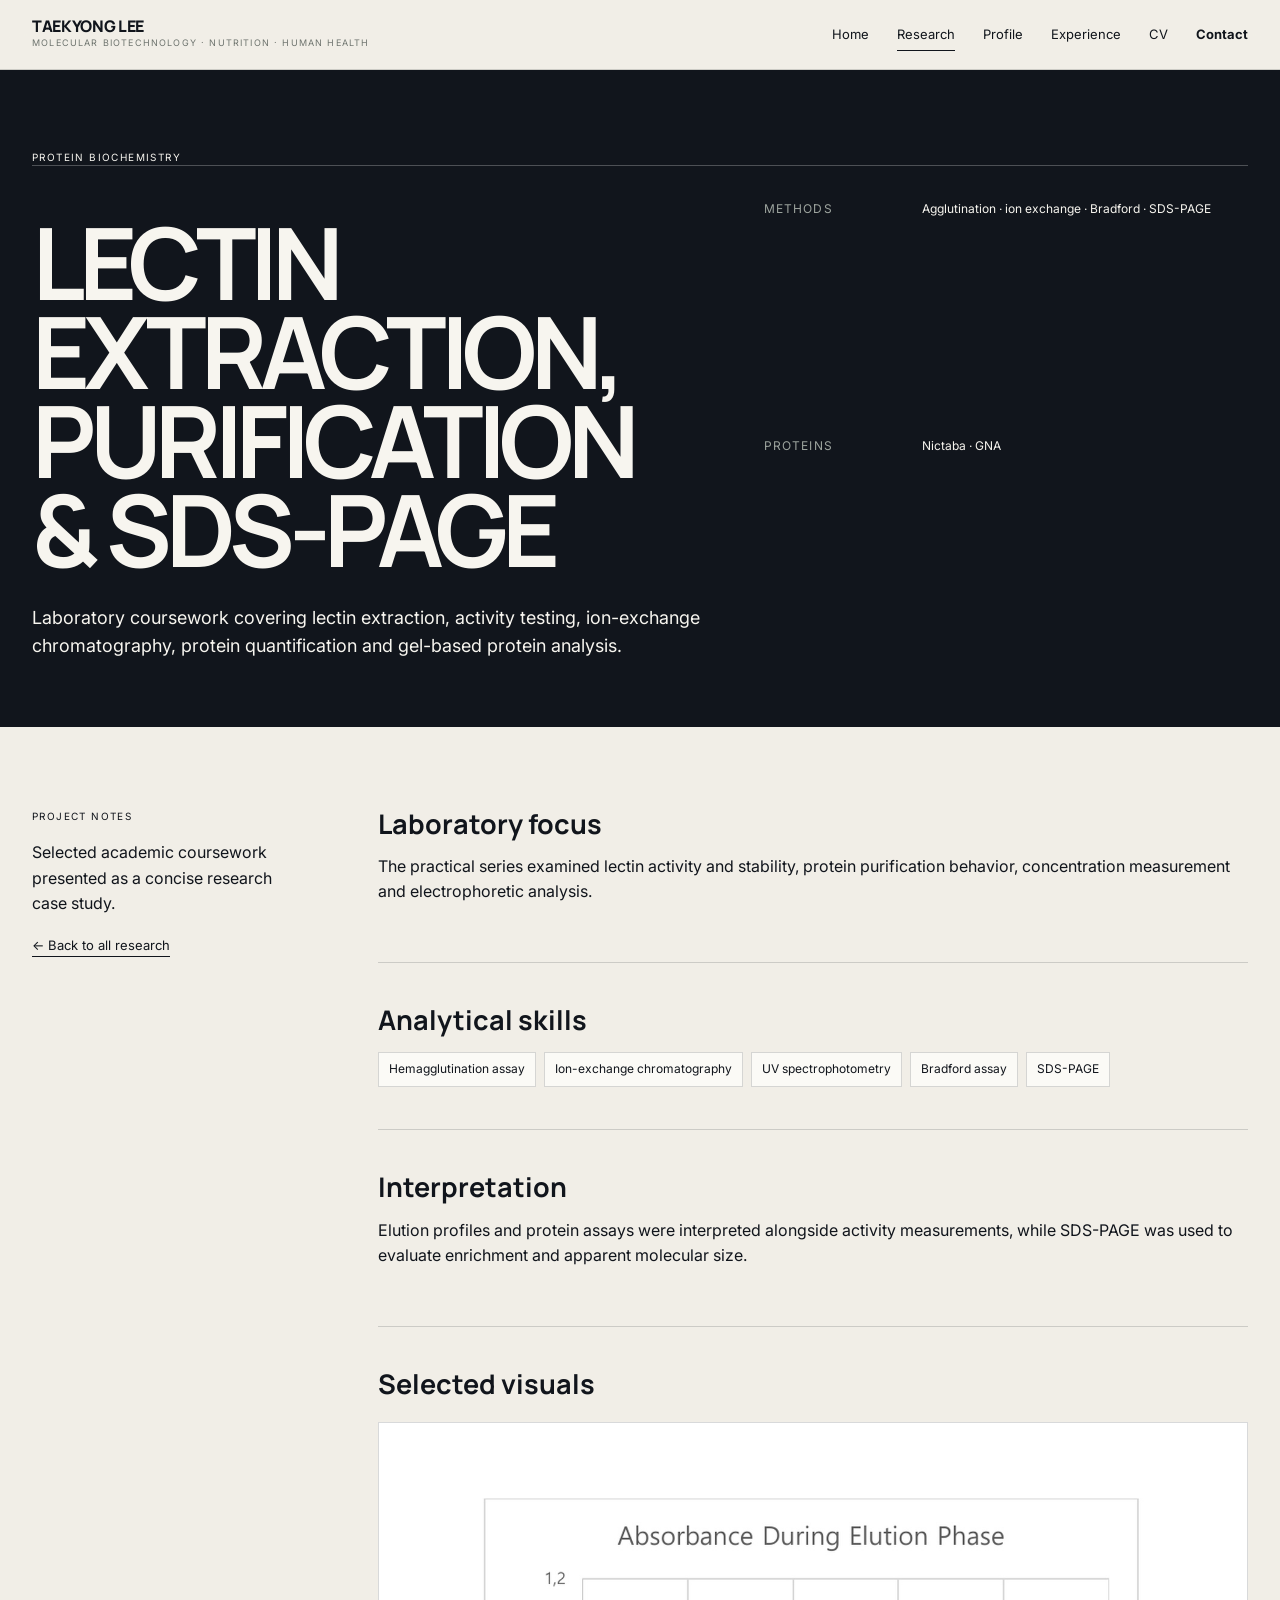
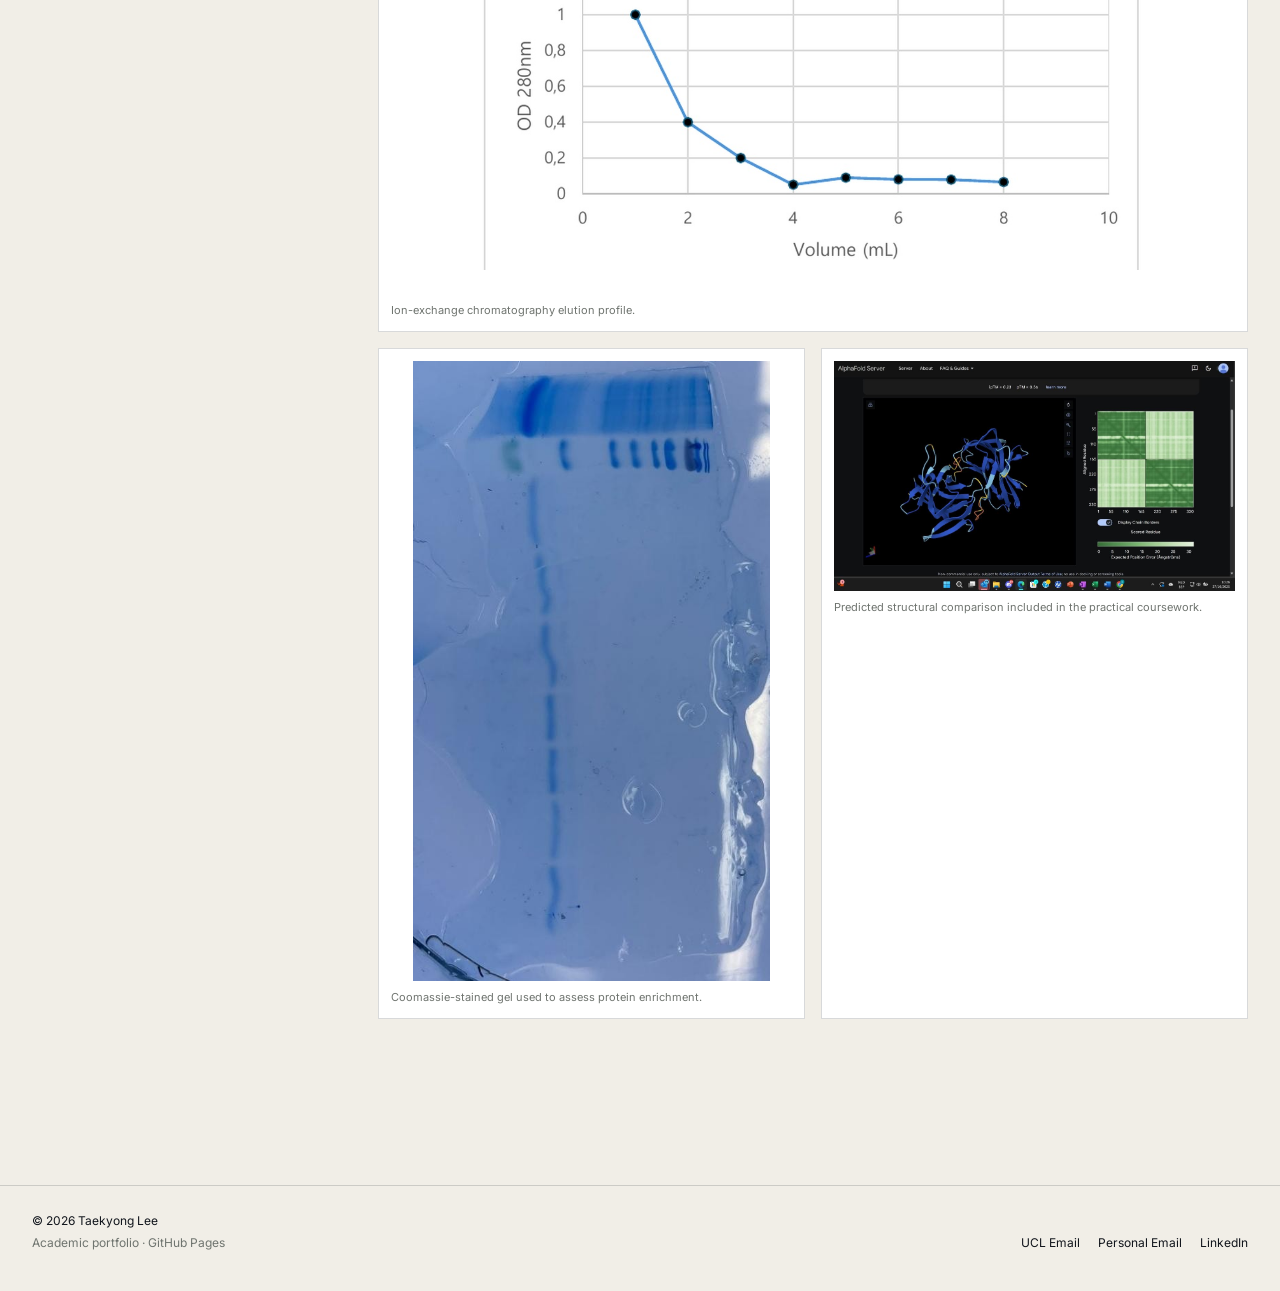
<file: research/lectin-protein-biochemistry.html>
<!DOCTYPE html>
<html lang="en"><head><meta charset="utf-8"/><meta content="width=device-width,initial-scale=1" name="viewport"/><title>Lectin protein biochemistry — Taekyong Lee</title><meta content="Laboratory coursework covering lectin extraction, activity testing, ion-exchange chromatography, protein quantification and gel-based protein analysis." name="description"/><meta content="#11151c" name="theme-color"/><link href="../favicon.svg" rel="icon" type="image/svg+xml"/><link href="https://fonts.googleapis.com" rel="preconnect"/><link crossorigin="" href="https://fonts.gstatic.com" rel="preconnect"/><link href="https://fonts.googleapis.com/css2?family=Inter:wght@400;500;600;700&amp;family=Manrope:wght@500;600;700;800&amp;display=swap" rel="stylesheet"/><link href="../css/style.css" rel="stylesheet"/></head><body><header class="site-header"><a aria-label="Taekyong Lee home" class="brand" href="../index.html"><span class="brand-name">TAEKYONG LEE</span><span class="brand-meta">MOLECULAR BIOTECHNOLOGY · NUTRITION · HUMAN HEALTH</span></a><button aria-expanded="false" aria-label="Toggle navigation" class="menu-toggle" type="button">Menu</button><nav aria-label="Primary navigation" class="nav"><a href="../index.html">Home</a><a class="active" href="../research/index.html">Research</a><a href="../profile.html">Profile</a><a href="../experience.html">Experience</a><a href="../cv.html">CV</a><a class="contact-nav" href="mailto:taekyong.lee.26@ucl.ac.uk?subject=Website%20Contact">Contact</a></nav></header><main><section class="project-hero"><div class="kicker">PROTEIN BIOCHEMISTRY</div><div class="project-hero-grid"><div><h1>LECTIN EXTRACTION, PURIFICATION &amp; SDS-PAGE</h1><p class="project-summary">Laboratory coursework covering lectin extraction, activity testing, ion-exchange chromatography, protein quantification and gel-based protein analysis.</p></div><dl class="project-meta-list"><dt>Methods</dt><dd>Agglutination · ion exchange · Bradford · SDS-PAGE</dd><dt>Proteins</dt><dd>Nictaba · GNA</dd></dl></div></section><section class="content-grid"><aside><div class="kicker">PROJECT NOTES</div><p>Selected academic coursework presented as a concise research case study.</p><a class="text-link" href="index.html">← Back to all research</a></aside><div><div class="content-block"><h3>Laboratory focus</h3><p>The practical series examined lectin activity and stability, protein purification behavior, concentration measurement and electrophoretic analysis.</p></div><div class="content-block"><h3>Analytical skills</h3><ul class="method-list"><li>Hemagglutination assay</li><li>Ion-exchange chromatography</li><li>UV spectrophotometry</li><li>Bradford assay</li><li>SDS-PAGE</li></ul></div><div class="content-block"><h3>Interpretation</h3><p>Elution profiles and protein assays were interpreted alongside activity measurements, while SDS-PAGE was used to evaluate enrichment and apparent molecular size.</p></div><div class="content-block"><h3>Selected visuals</h3><div class="detail-gallery"><figure class="wide"><img alt="Ion exchange elution profile" loading="lazy" src="../assets/images/lectin-elution-profile.jpg"/><figcaption>Ion-exchange chromatography elution profile.</figcaption></figure><figure class=""><img alt="GNA SDS-PAGE" loading="lazy" src="../assets/images/gna-sds-page.jpg"/><figcaption>Coomassie-stained gel used to assess protein enrichment.</figcaption></figure><figure class=""><img alt="Lectin structure comparison" loading="lazy" src="../assets/images/lectin-alphafold.jpg"/><figcaption>Predicted structural comparison included in the practical coursework.</figcaption></figure></div></div></div></section></main><footer class="footer"><div><span>© <span id="year"></span> Taekyong Lee</span><span class="footer-note">Academic portfolio · GitHub Pages</span></div><div class="footer-links"><a href="mailto:taekyong.lee.26@ucl.ac.uk">UCL Email</a><a href="mailto:taekyong101@gmail.com">Personal Email</a><a href="https://www.linkedin.com/in/taekyong-lee-215703385" rel="noopener" target="_blank">LinkedIn</a></div></footer><script src="../js/site-config.js"></script><script src="../js/main.js"></script></body></html>
</file>
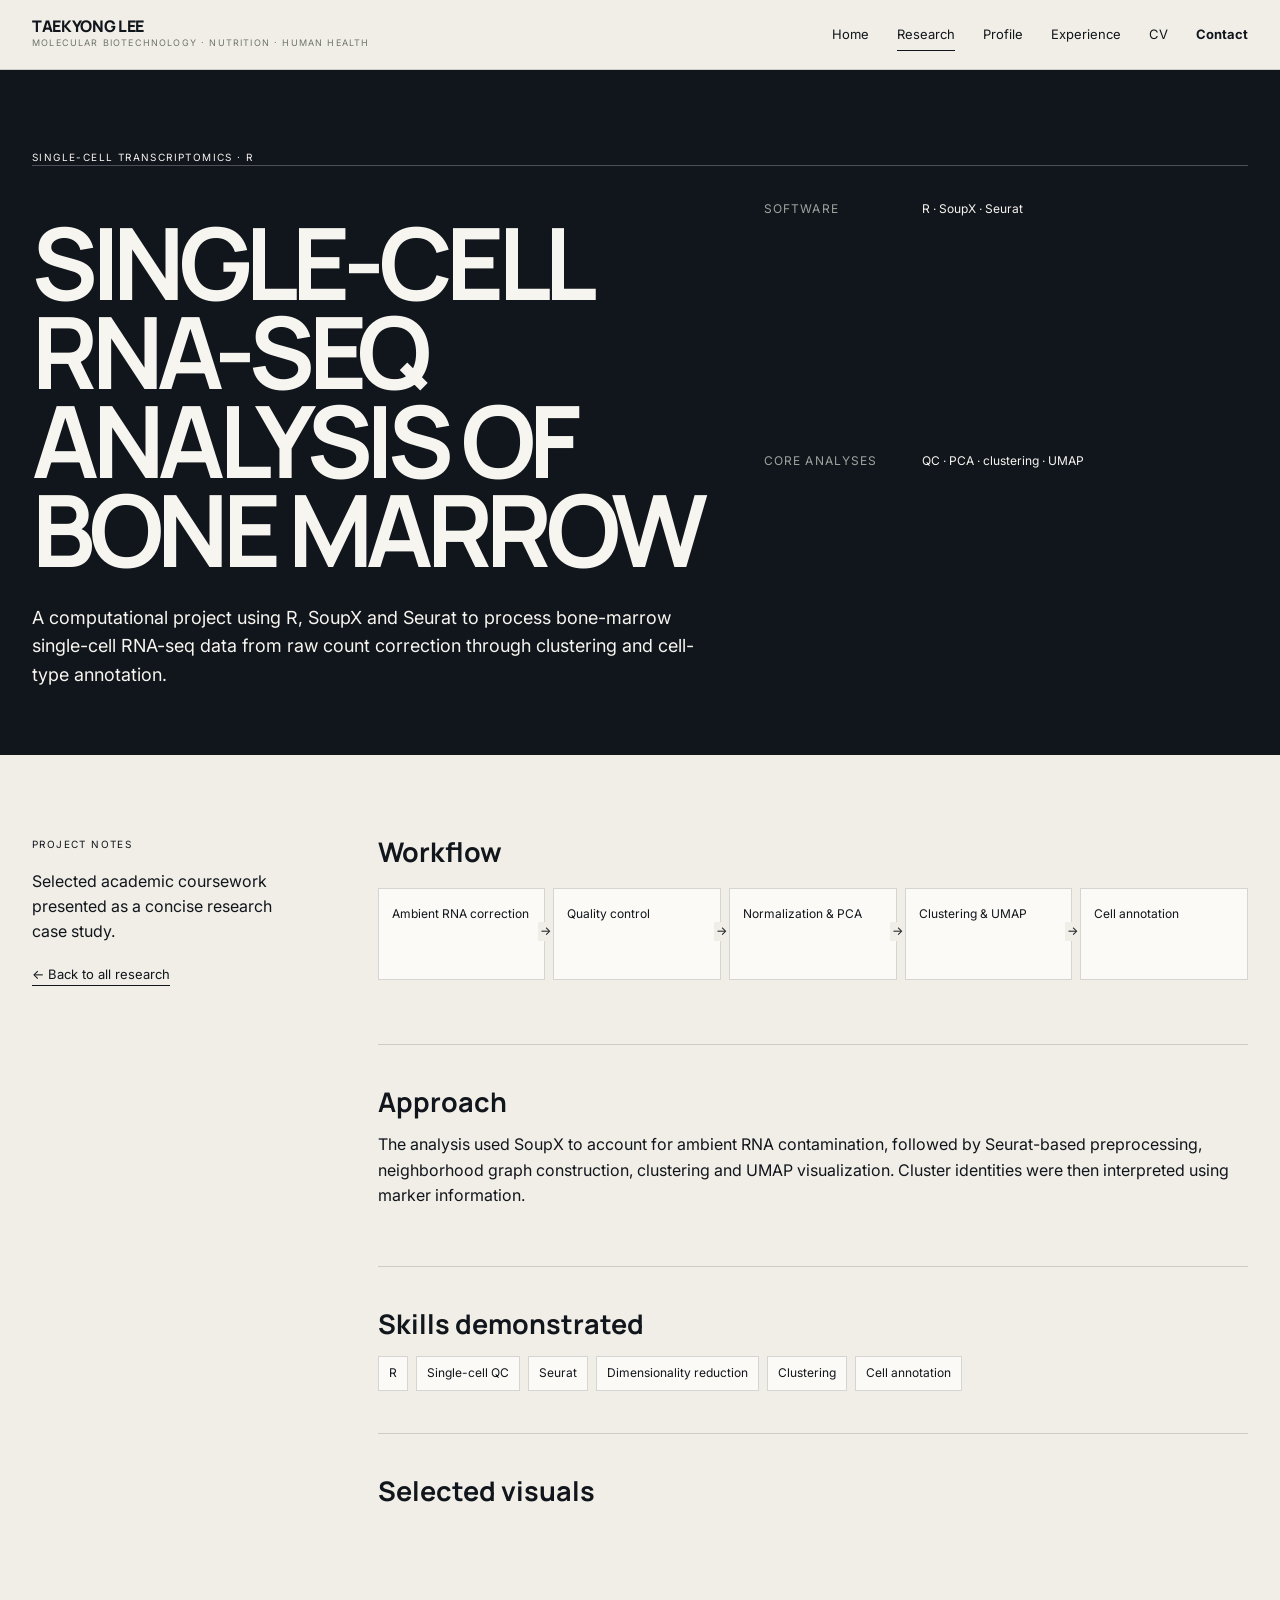
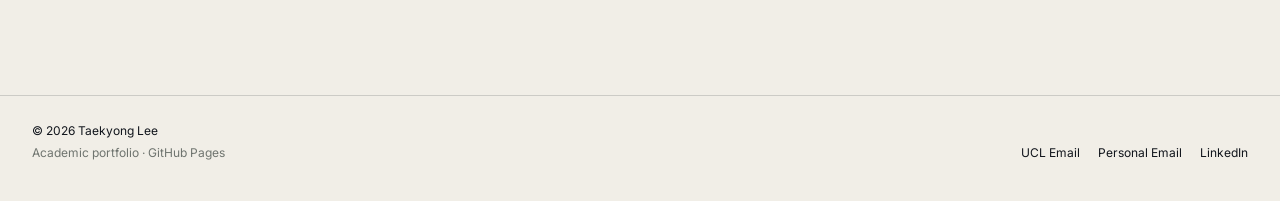
<file: research/scrna-bone-marrow.html>
<!DOCTYPE html>
<html lang="en"><head><meta charset="utf-8"/><meta content="width=device-width,initial-scale=1" name="viewport"/><title>Bone marrow scRNA-seq — Taekyong Lee</title><meta content="A computational project using R, SoupX and Seurat to process bone-marrow single-cell RNA-seq data from raw count correction through clustering and cell-type annotation." name="description"/><meta content="#11151c" name="theme-color"/><link href="../favicon.svg" rel="icon" type="image/svg+xml"/><link href="https://fonts.googleapis.com" rel="preconnect"/><link crossorigin="" href="https://fonts.gstatic.com" rel="preconnect"/><link href="https://fonts.googleapis.com/css2?family=Inter:wght@400;500;600;700&amp;family=Manrope:wght@500;600;700;800&amp;display=swap" rel="stylesheet"/><link href="../css/style.css" rel="stylesheet"/></head><body><header class="site-header"><a aria-label="Taekyong Lee home" class="brand" href="../index.html"><span class="brand-name">TAEKYONG LEE</span><span class="brand-meta">MOLECULAR BIOTECHNOLOGY · NUTRITION · HUMAN HEALTH</span></a><button aria-expanded="false" aria-label="Toggle navigation" class="menu-toggle" type="button">Menu</button><nav aria-label="Primary navigation" class="nav"><a href="../index.html">Home</a><a class="active" href="../research/index.html">Research</a><a href="../profile.html">Profile</a><a href="../experience.html">Experience</a><a href="../cv.html">CV</a><a class="contact-nav" href="mailto:taekyong.lee.26@ucl.ac.uk?subject=Website%20Contact">Contact</a></nav></header><main><section class="project-hero"><div class="kicker">SINGLE-CELL TRANSCRIPTOMICS · R</div><div class="project-hero-grid"><div><h1>SINGLE-CELL RNA-SEQ ANALYSIS OF BONE MARROW</h1><p class="project-summary">A computational project using R, SoupX and Seurat to process bone-marrow single-cell RNA-seq data from raw count correction through clustering and cell-type annotation.</p></div><dl class="project-meta-list"><dt>Software</dt><dd>R · SoupX · Seurat</dd><dt>Core analyses</dt><dd>QC · PCA · clustering · UMAP</dd></dl></div></section><section class="content-grid"><aside><div class="kicker">PROJECT NOTES</div><p>Selected academic coursework presented as a concise research case study.</p><a class="text-link" href="index.html">← Back to all research</a></aside><div><div class="content-block"><h3>Workflow</h3><div class="workflow"><div>Ambient RNA correction</div><div>Quality control</div><div>Normalization &amp; PCA</div><div>Clustering &amp; UMAP</div><div>Cell annotation</div></div></div><div class="content-block"><h3>Approach</h3><p>The analysis used SoupX to account for ambient RNA contamination, followed by Seurat-based preprocessing, neighborhood graph construction, clustering and UMAP visualization. Cluster identities were then interpreted using marker information.</p></div><div class="content-block"><h3>Skills demonstrated</h3><ul class="method-list"><li>R</li><li>Single-cell QC</li><li>Seurat</li><li>Dimensionality reduction</li><li>Clustering</li><li>Cell annotation</li></ul></div><div class="content-block"><h3>Selected visuals</h3><div class="detail-gallery"></div></div></div></section></main><footer class="footer"><div><span>© <span id="year"></span> Taekyong Lee</span><span class="footer-note">Academic portfolio · GitHub Pages</span></div><div class="footer-links"><a href="mailto:taekyong.lee.26@ucl.ac.uk">UCL Email</a><a href="mailto:taekyong101@gmail.com">Personal Email</a><a href="https://www.linkedin.com/in/taekyong-lee-215703385" rel="noopener" target="_blank">LinkedIn</a></div></footer><script src="../js/site-config.js"></script><script src="../js/main.js"></script></body></html>
</file>
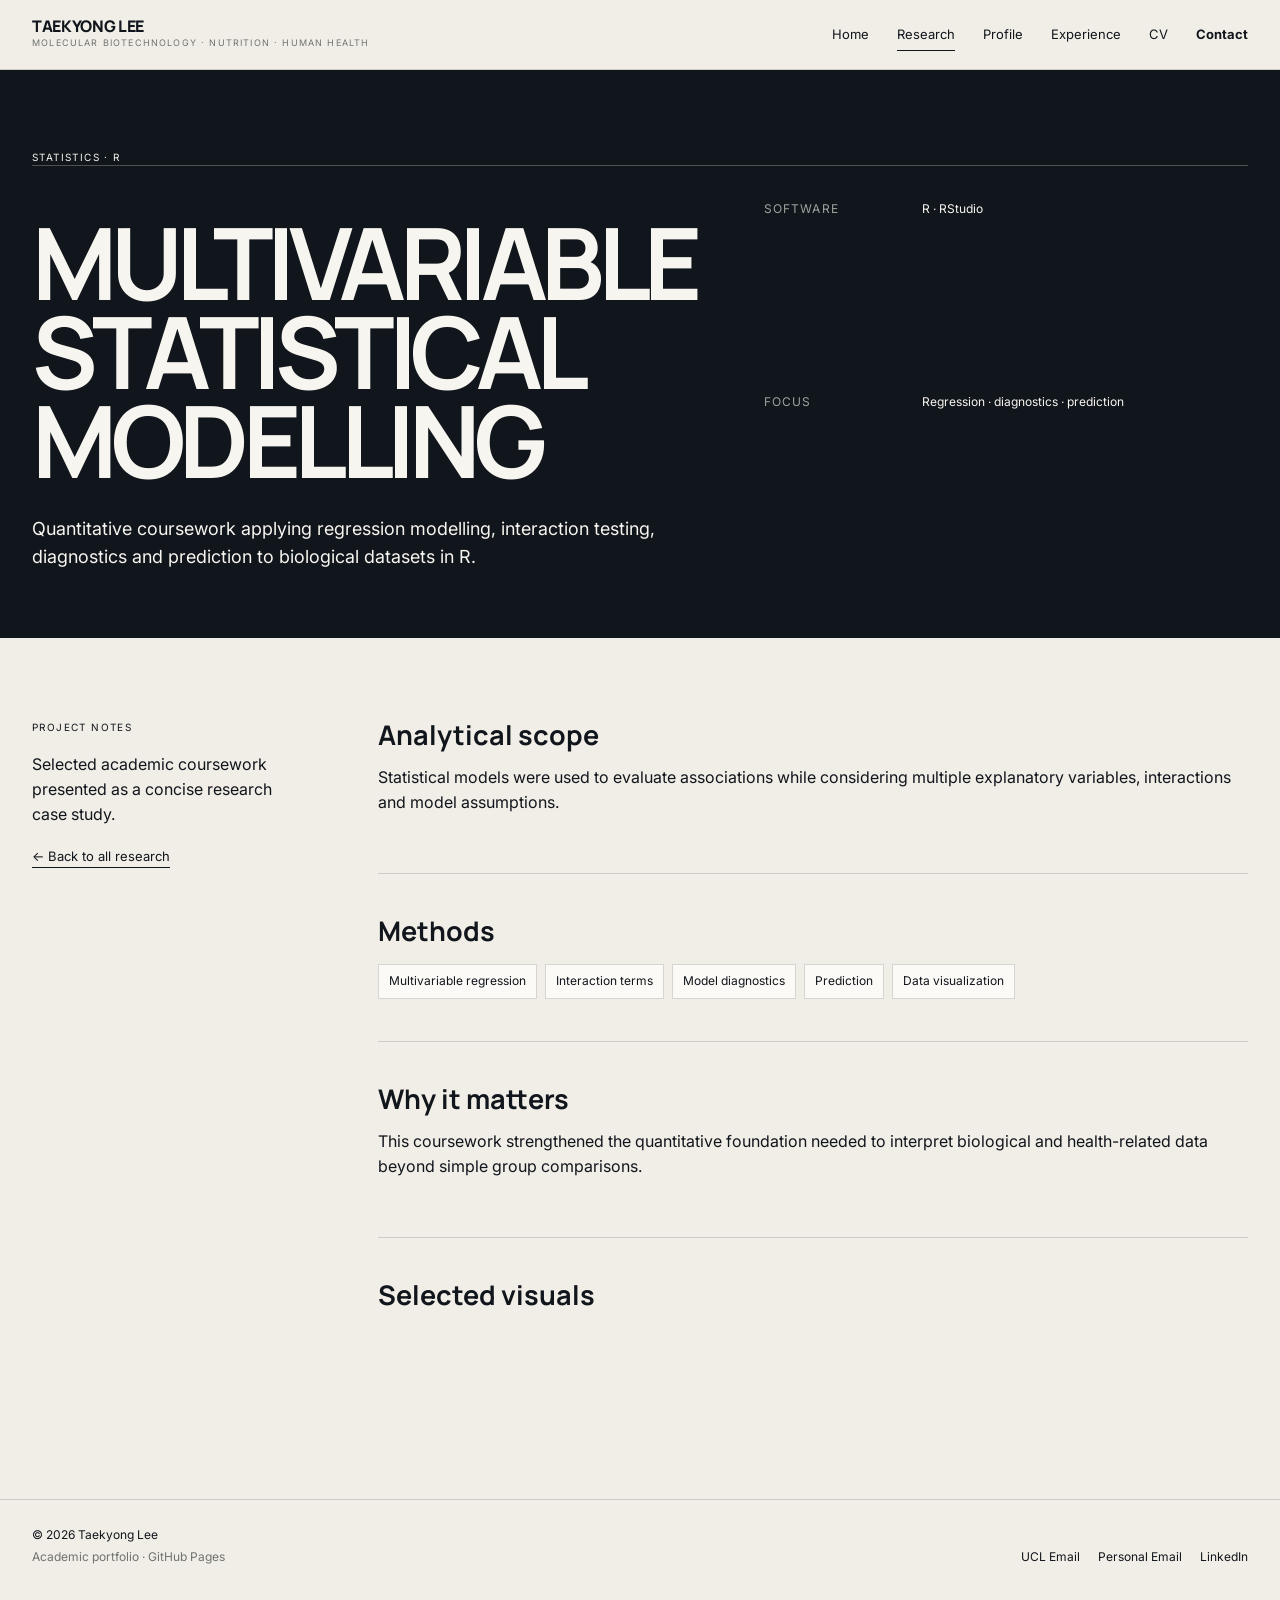
<file: research/statistical-modelling.html>
<!DOCTYPE html>
<html lang="en"><head><meta charset="utf-8"/><meta content="width=device-width,initial-scale=1" name="viewport"/><title>Statistical modelling — Taekyong Lee</title><meta content="Quantitative coursework applying regression modelling, interaction testing, diagnostics and prediction to biological datasets in R." name="description"/><meta content="#11151c" name="theme-color"/><link href="../favicon.svg" rel="icon" type="image/svg+xml"/><link href="https://fonts.googleapis.com" rel="preconnect"/><link crossorigin="" href="https://fonts.gstatic.com" rel="preconnect"/><link href="https://fonts.googleapis.com/css2?family=Inter:wght@400;500;600;700&amp;family=Manrope:wght@500;600;700;800&amp;display=swap" rel="stylesheet"/><link href="../css/style.css" rel="stylesheet"/></head><body><header class="site-header"><a aria-label="Taekyong Lee home" class="brand" href="../index.html"><span class="brand-name">TAEKYONG LEE</span><span class="brand-meta">MOLECULAR BIOTECHNOLOGY · NUTRITION · HUMAN HEALTH</span></a><button aria-expanded="false" aria-label="Toggle navigation" class="menu-toggle" type="button">Menu</button><nav aria-label="Primary navigation" class="nav"><a href="../index.html">Home</a><a class="active" href="../research/index.html">Research</a><a href="../profile.html">Profile</a><a href="../experience.html">Experience</a><a href="../cv.html">CV</a><a class="contact-nav" href="mailto:taekyong.lee.26@ucl.ac.uk?subject=Website%20Contact">Contact</a></nav></header><main><section class="project-hero"><div class="kicker">STATISTICS · R</div><div class="project-hero-grid"><div><h1>MULTIVARIABLE STATISTICAL MODELLING</h1><p class="project-summary">Quantitative coursework applying regression modelling, interaction testing, diagnostics and prediction to biological datasets in R.</p></div><dl class="project-meta-list"><dt>Software</dt><dd>R · RStudio</dd><dt>Focus</dt><dd>Regression · diagnostics · prediction</dd></dl></div></section><section class="content-grid"><aside><div class="kicker">PROJECT NOTES</div><p>Selected academic coursework presented as a concise research case study.</p><a class="text-link" href="index.html">← Back to all research</a></aside><div><div class="content-block"><h3>Analytical scope</h3><p>Statistical models were used to evaluate associations while considering multiple explanatory variables, interactions and model assumptions.</p></div><div class="content-block"><h3>Methods</h3><ul class="method-list"><li>Multivariable regression</li><li>Interaction terms</li><li>Model diagnostics</li><li>Prediction</li><li>Data visualization</li></ul></div><div class="content-block"><h3>Why it matters</h3><p>This coursework strengthened the quantitative foundation needed to interpret biological and health-related data beyond simple group comparisons.</p></div><div class="content-block"><h3>Selected visuals</h3><div class="detail-gallery"></div></div></div></section></main><footer class="footer"><div><span>© <span id="year"></span> Taekyong Lee</span><span class="footer-note">Academic portfolio · GitHub Pages</span></div><div class="footer-links"><a href="mailto:taekyong.lee.26@ucl.ac.uk">UCL Email</a><a href="mailto:taekyong101@gmail.com">Personal Email</a><a href="https://www.linkedin.com/in/taekyong-lee-215703385" rel="noopener" target="_blank">LinkedIn</a></div></footer><script src="../js/site-config.js"></script><script src="../js/main.js"></script></body></html>
</file>
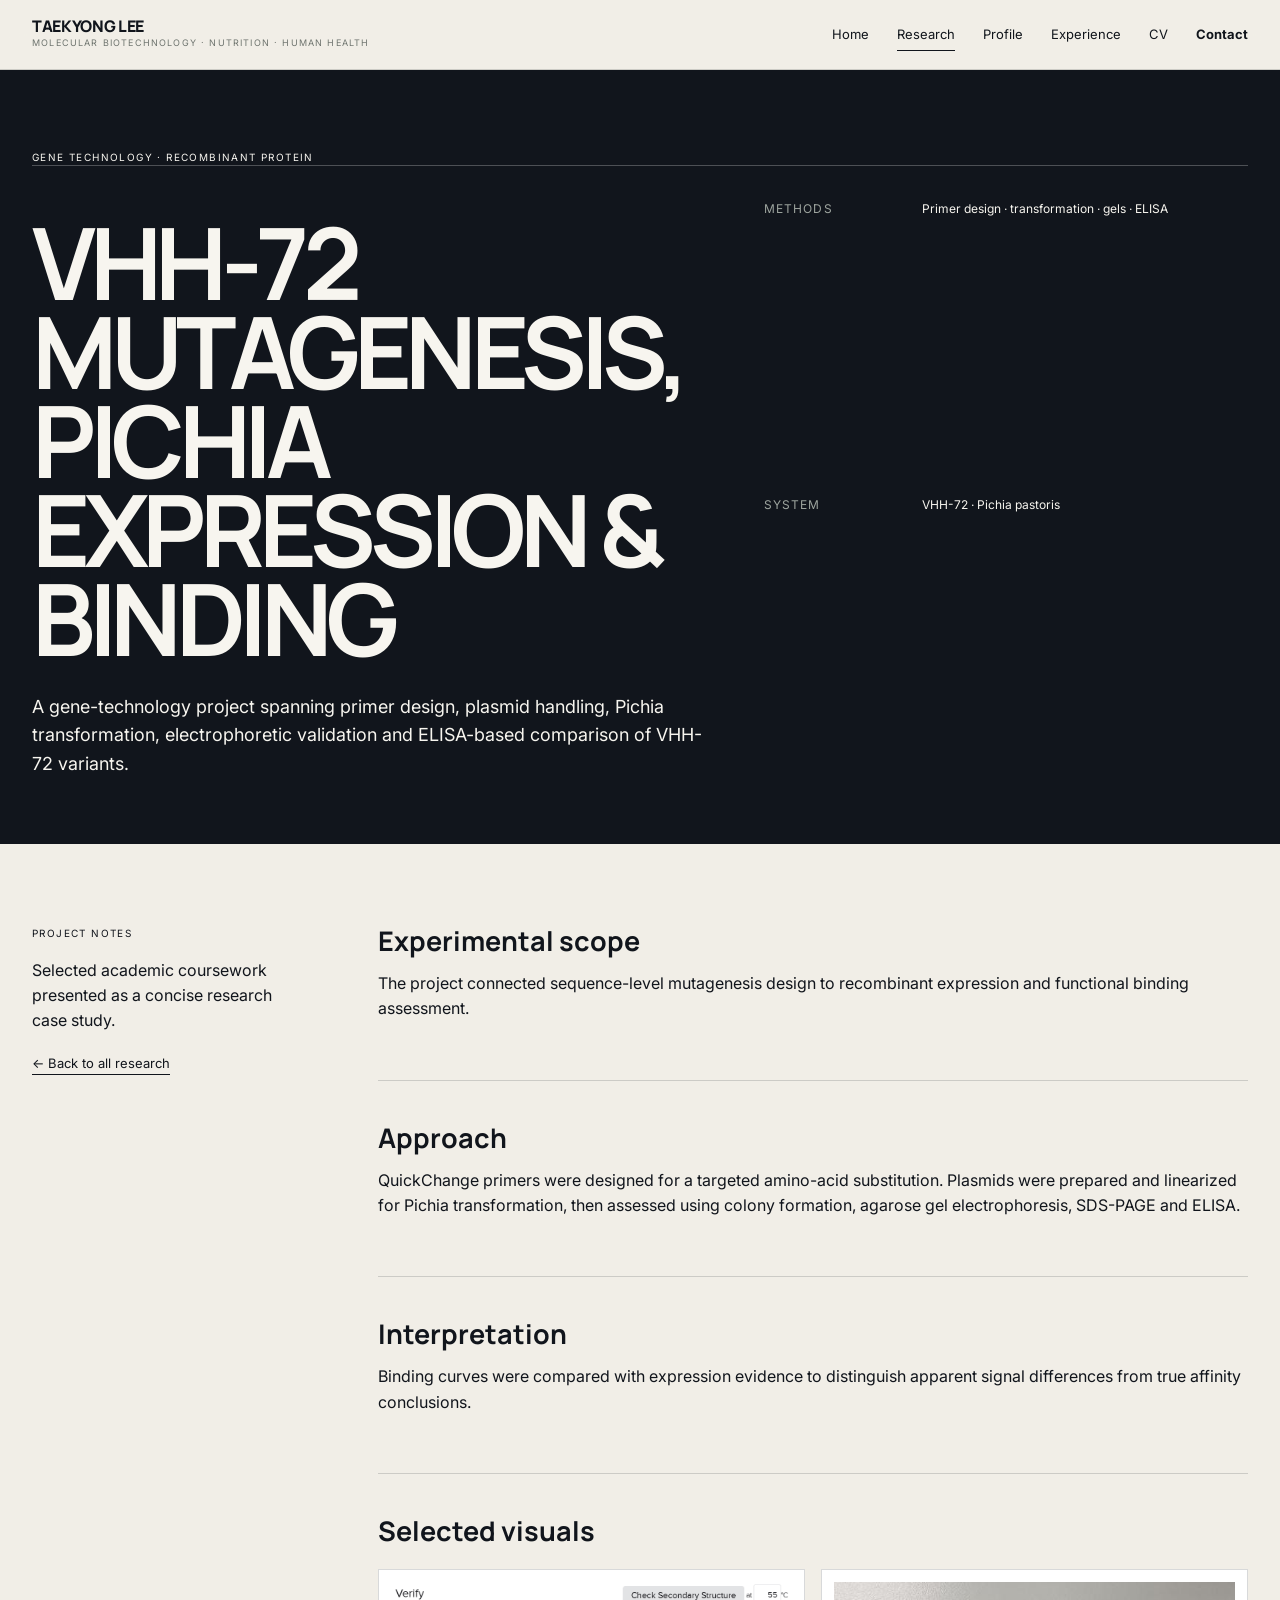
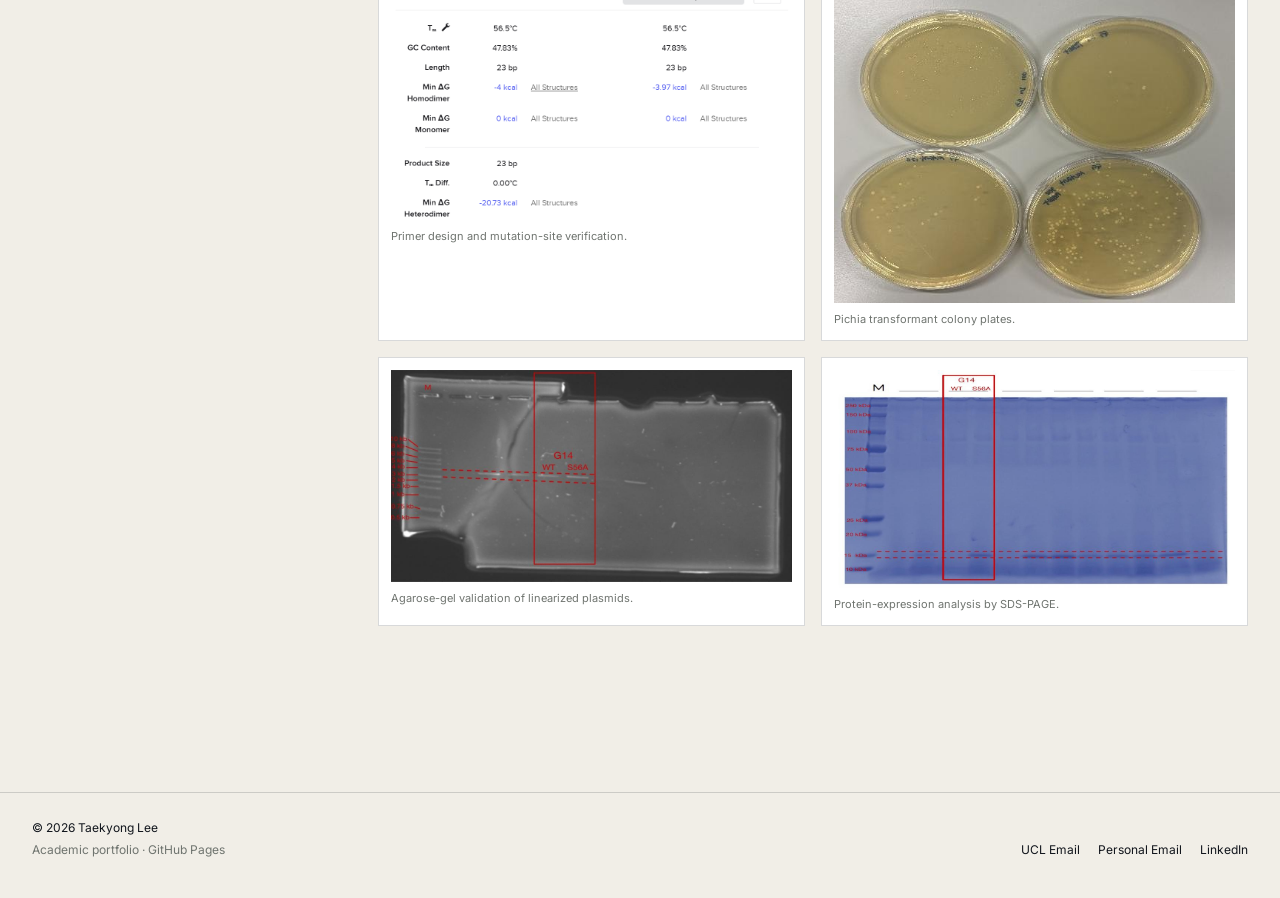
<file: research/vhh72-gene-technology.html>
<!DOCTYPE html>
<html lang="en"><head><meta charset="utf-8"/><meta content="width=device-width,initial-scale=1" name="viewport"/><title>VHH-72 gene technology — Taekyong Lee</title><meta content="A gene-technology project spanning primer design, plasmid handling, Pichia transformation, electrophoretic validation and ELISA-based comparison of VHH-72 variants." name="description"/><meta content="#11151c" name="theme-color"/><link href="../favicon.svg" rel="icon" type="image/svg+xml"/><link href="https://fonts.googleapis.com" rel="preconnect"/><link crossorigin="" href="https://fonts.gstatic.com" rel="preconnect"/><link href="https://fonts.googleapis.com/css2?family=Inter:wght@400;500;600;700&amp;family=Manrope:wght@500;600;700;800&amp;display=swap" rel="stylesheet"/><link href="../css/style.css" rel="stylesheet"/></head><body><header class="site-header"><a aria-label="Taekyong Lee home" class="brand" href="../index.html"><span class="brand-name">TAEKYONG LEE</span><span class="brand-meta">MOLECULAR BIOTECHNOLOGY · NUTRITION · HUMAN HEALTH</span></a><button aria-expanded="false" aria-label="Toggle navigation" class="menu-toggle" type="button">Menu</button><nav aria-label="Primary navigation" class="nav"><a href="../index.html">Home</a><a class="active" href="../research/index.html">Research</a><a href="../profile.html">Profile</a><a href="../experience.html">Experience</a><a href="../cv.html">CV</a><a class="contact-nav" href="mailto:taekyong.lee.26@ucl.ac.uk?subject=Website%20Contact">Contact</a></nav></header><main><section class="project-hero"><div class="kicker">GENE TECHNOLOGY · RECOMBINANT PROTEIN</div><div class="project-hero-grid"><div><h1>VHH-72 MUTAGENESIS, PICHIA EXPRESSION &amp; BINDING</h1><p class="project-summary">A gene-technology project spanning primer design, plasmid handling, Pichia transformation, electrophoretic validation and ELISA-based comparison of VHH-72 variants.</p></div><dl class="project-meta-list"><dt>Methods</dt><dd>Primer design · transformation · gels · ELISA</dd><dt>System</dt><dd>VHH-72 · Pichia pastoris</dd></dl></div></section><section class="content-grid"><aside><div class="kicker">PROJECT NOTES</div><p>Selected academic coursework presented as a concise research case study.</p><a class="text-link" href="index.html">← Back to all research</a></aside><div><div class="content-block"><h3>Experimental scope</h3><p>The project connected sequence-level mutagenesis design to recombinant expression and functional binding assessment.</p></div><div class="content-block"><h3>Approach</h3><p>QuickChange primers were designed for a targeted amino-acid substitution. Plasmids were prepared and linearized for Pichia transformation, then assessed using colony formation, agarose gel electrophoresis, SDS-PAGE and ELISA.</p></div><div class="content-block"><h3>Interpretation</h3><p>Binding curves were compared with expression evidence to distinguish apparent signal differences from true affinity conclusions.</p></div><div class="content-block"><h3>Selected visuals</h3><div class="detail-gallery"><figure class=""><img alt="VHH72 primer design" loading="lazy" src="../assets/images/vhh72-primer-design.png"/><figcaption>Primer design and mutation-site verification.</figcaption></figure><figure class=""><img alt="Pichia colonies" loading="lazy" src="../assets/images/vhh72-pichia-colonies.jpg"/><figcaption>Pichia transformant colony plates.</figcaption></figure><figure class=""><img alt="VHH72 agarose gel" loading="lazy" src="../assets/images/vhh72-agarose-gel.jpg"/><figcaption>Agarose-gel validation of linearized plasmids.</figcaption></figure><figure class=""><img alt="VHH72 SDS-PAGE" loading="lazy" src="../assets/images/vhh72-sds-page.jpg"/><figcaption>Protein-expression analysis by SDS-PAGE.</figcaption></figure></div></div></div></section></main><footer class="footer"><div><span>© <span id="year"></span> Taekyong Lee</span><span class="footer-note">Academic portfolio · GitHub Pages</span></div><div class="footer-links"><a href="mailto:taekyong.lee.26@ucl.ac.uk">UCL Email</a><a href="mailto:taekyong101@gmail.com">Personal Email</a><a href="https://www.linkedin.com/in/taekyong-lee-215703385" rel="noopener" target="_blank">LinkedIn</a></div></footer><script src="../js/site-config.js"></script><script src="../js/main.js"></script></body></html>
</file>
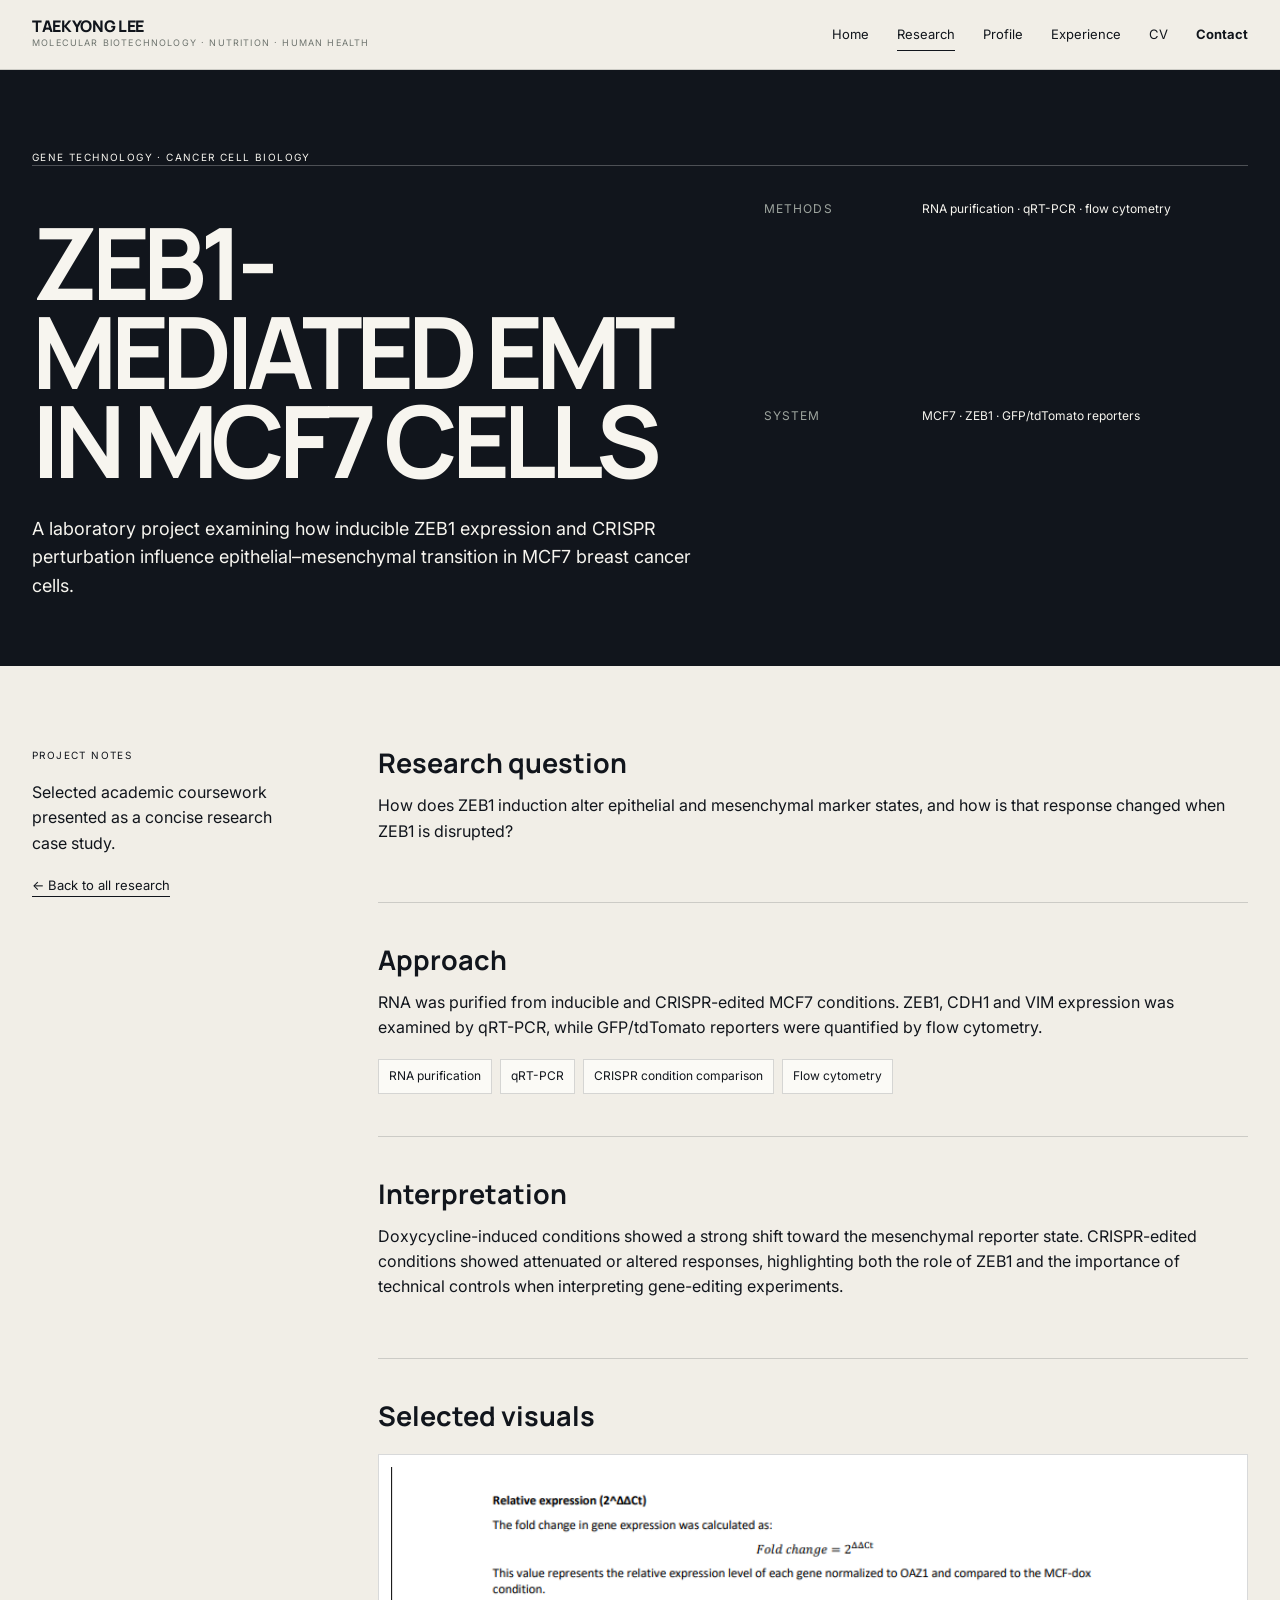
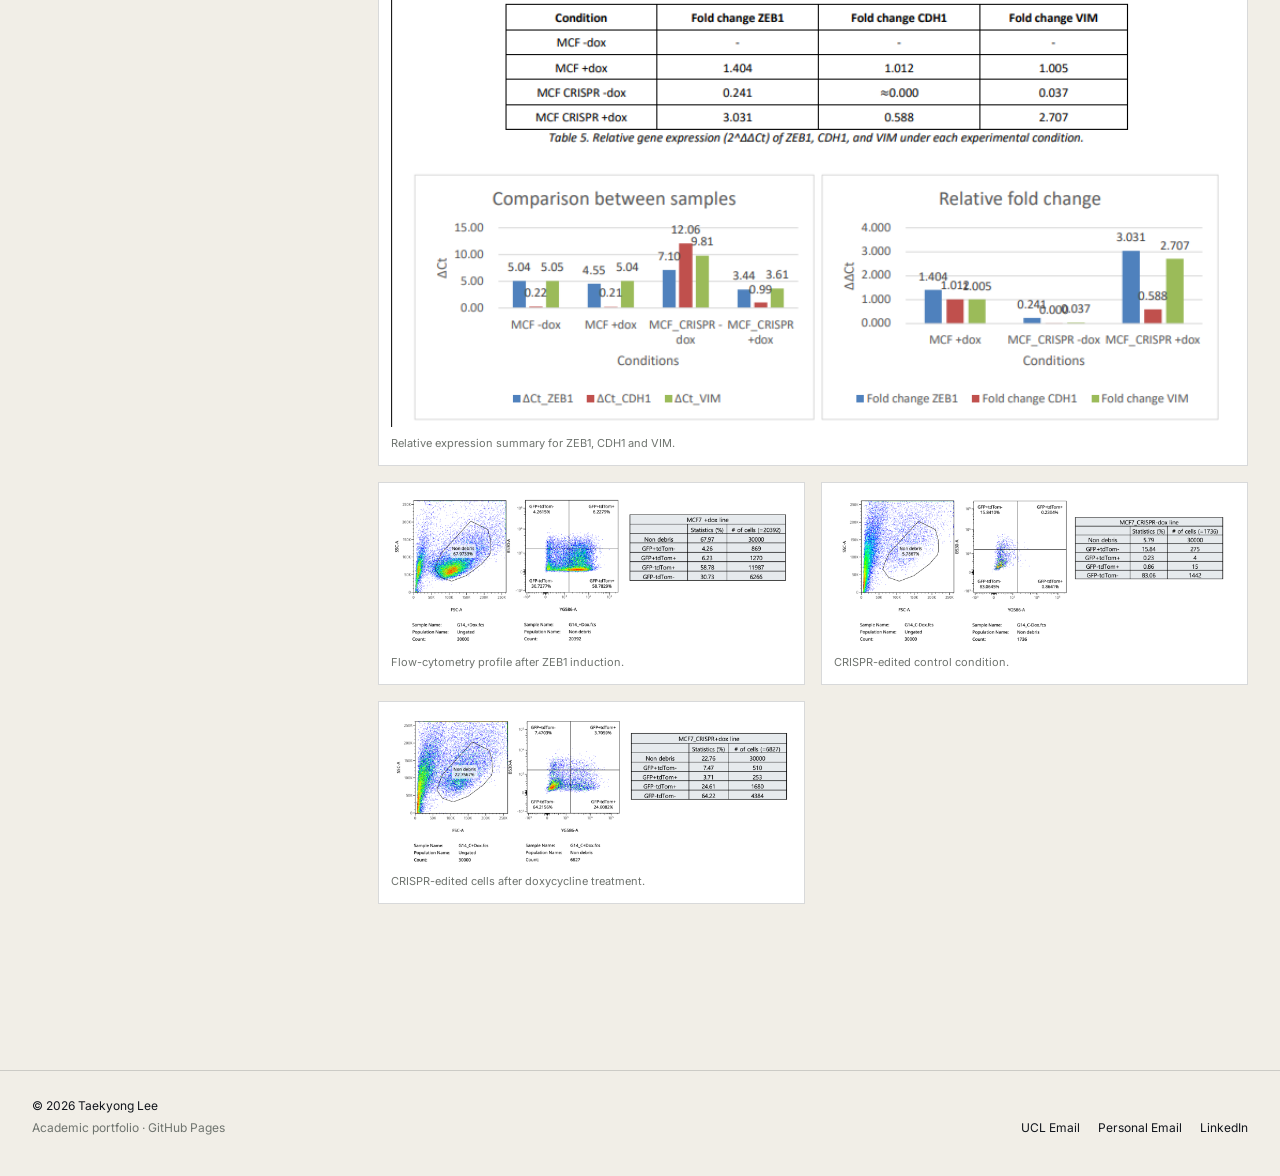
<file: research/zeb1-emt.html>
<!DOCTYPE html>
<html lang="en"><head><meta charset="utf-8"/><meta content="width=device-width,initial-scale=1" name="viewport"/><title>ZEB1-mediated EMT — Taekyong Lee</title><meta content="A laboratory project examining how inducible ZEB1 expression and CRISPR perturbation influence epithelial–mesenchymal transition in MCF7 breast cancer cells." name="description"/><meta content="#11151c" name="theme-color"/><link href="../favicon.svg" rel="icon" type="image/svg+xml"/><link href="https://fonts.googleapis.com" rel="preconnect"/><link crossorigin="" href="https://fonts.gstatic.com" rel="preconnect"/><link href="https://fonts.googleapis.com/css2?family=Inter:wght@400;500;600;700&amp;family=Manrope:wght@500;600;700;800&amp;display=swap" rel="stylesheet"/><link href="../css/style.css" rel="stylesheet"/></head><body><header class="site-header"><a aria-label="Taekyong Lee home" class="brand" href="../index.html"><span class="brand-name">TAEKYONG LEE</span><span class="brand-meta">MOLECULAR BIOTECHNOLOGY · NUTRITION · HUMAN HEALTH</span></a><button aria-expanded="false" aria-label="Toggle navigation" class="menu-toggle" type="button">Menu</button><nav aria-label="Primary navigation" class="nav"><a href="../index.html">Home</a><a class="active" href="../research/index.html">Research</a><a href="../profile.html">Profile</a><a href="../experience.html">Experience</a><a href="../cv.html">CV</a><a class="contact-nav" href="mailto:taekyong.lee.26@ucl.ac.uk?subject=Website%20Contact">Contact</a></nav></header><main><section class="project-hero"><div class="kicker">GENE TECHNOLOGY · CANCER CELL BIOLOGY</div><div class="project-hero-grid"><div><h1>ZEB1-MEDIATED EMT IN MCF7 CELLS</h1><p class="project-summary">A laboratory project examining how inducible ZEB1 expression and CRISPR perturbation influence epithelial–mesenchymal transition in MCF7 breast cancer cells.</p></div><dl class="project-meta-list"><dt>Methods</dt><dd>RNA purification · qRT-PCR · flow cytometry</dd><dt>System</dt><dd>MCF7 · ZEB1 · GFP/tdTomato reporters</dd></dl></div></section><section class="content-grid"><aside><div class="kicker">PROJECT NOTES</div><p>Selected academic coursework presented as a concise research case study.</p><a class="text-link" href="index.html">← Back to all research</a></aside><div><div class="content-block"><h3>Research question</h3><p>How does ZEB1 induction alter epithelial and mesenchymal marker states, and how is that response changed when ZEB1 is disrupted?</p></div><div class="content-block"><h3>Approach</h3><p>RNA was purified from inducible and CRISPR-edited MCF7 conditions. ZEB1, CDH1 and VIM expression was examined by qRT-PCR, while GFP/tdTomato reporters were quantified by flow cytometry.</p><ul class="method-list"><li>RNA purification</li><li>qRT-PCR</li><li>CRISPR condition comparison</li><li>Flow cytometry</li></ul></div><div class="content-block"><h3>Interpretation</h3><p>Doxycycline-induced conditions showed a strong shift toward the mesenchymal reporter state. CRISPR-edited conditions showed attenuated or altered responses, highlighting both the role of ZEB1 and the importance of technical controls when interpreting gene-editing experiments.</p></div><div class="content-block"><h3>Selected visuals</h3><div class="detail-gallery"><figure class="wide"><img alt="qRT-PCR summary" loading="lazy" src="../assets/images/emt-qrtpcr-full.png"/><figcaption>Relative expression summary for ZEB1, CDH1 and VIM.</figcaption></figure><figure class=""><img alt="MCF7 plus doxycycline flow cytometry" loading="lazy" src="../assets/images/emt-plus-dox-flow.png"/><figcaption>Flow-cytometry profile after ZEB1 induction.</figcaption></figure><figure class=""><img alt="CRISPR minus doxycycline flow cytometry" loading="lazy" src="../assets/images/emt-crispr-minus-dox-flow.png"/><figcaption>CRISPR-edited control condition.</figcaption></figure><figure class=""><img alt="CRISPR plus doxycycline flow cytometry" loading="lazy" src="../assets/images/emt-crispr-plus-dox-flow.png"/><figcaption>CRISPR-edited cells after doxycycline treatment.</figcaption></figure></div></div></div></section></main><footer class="footer"><div><span>© <span id="year"></span> Taekyong Lee</span><span class="footer-note">Academic portfolio · GitHub Pages</span></div><div class="footer-links"><a href="mailto:taekyong.lee.26@ucl.ac.uk">UCL Email</a><a href="mailto:taekyong101@gmail.com">Personal Email</a><a href="https://www.linkedin.com/in/taekyong-lee-215703385" rel="noopener" target="_blank">LinkedIn</a></div></footer><script src="../js/site-config.js"></script><script src="../js/main.js"></script></body></html>
</file>
<file: css/style.css>
:root{--bg:#f1eee7;--paper:#fbfaf6;--ink:#11151c;--muted:#6f746f;--line:rgba(17,21,28,.16);--dark:#11151c;--dark2:#191f28;--light:#f7f5ef;--accent:#a9ed72;--max:1320px;--radius:3px}
*{box-sizing:border-box}html{scroll-behavior:smooth}body{margin:0;background:var(--bg);color:var(--ink);font-family:Inter,Arial,sans-serif;line-height:1.58;-webkit-font-smoothing:antialiased}a{color:inherit;text-decoration:none}img{display:block;max-width:100%}button{font:inherit}.site-header{position:sticky;top:0;z-index:50;display:flex;align-items:center;justify-content:space-between;gap:24px;padding:18px 32px;border-bottom:1px solid var(--line);background:rgba(241,238,231,.94);backdrop-filter:blur(15px)}.brand{display:flex;flex-direction:column;gap:2px}.brand-name{font:800 16px/1 Manrope,sans-serif;letter-spacing:-.02em}.brand-meta{font-size:9px;letter-spacing:.13em;color:var(--muted);text-transform:uppercase}.nav{display:flex;gap:28px;font-size:13px}.nav a{padding:6px 0;position:relative}.nav a:after{content:"";position:absolute;left:0;right:auto;bottom:0;height:1px;width:0;background:currentColor;transition:.2s}.nav a:hover:after,.nav a.active:after{width:100%}.menu-toggle{display:none;border:0;background:none;padding:6px 0}.hero{background:var(--dark);color:var(--light);min-height:82vh;padding:72px max(32px,calc((100vw - var(--max))/2 + 32px)) 38px;display:flex;flex-direction:column;justify-content:space-between}.eyebrow,.kicker,.project-meta,.mini-label,.year,.chip{font-size:10px;letter-spacing:.14em;text-transform:uppercase}.hero h1,.page-hero h1,.project-hero h1{font-family:Manrope,sans-serif;font-weight:700;letter-spacing:-.065em}.hero h1{font-size:clamp(60px,9.1vw,148px);line-height:.86;margin:42px 0 62px;max-width:1260px}.hero-bottom{display:grid;grid-template-columns:1.3fr .7fr;gap:70px;padding-top:22px;border-top:1px solid rgba(255,255,255,.25);align-items:end}.hero-lead{font-size:clamp(19px,2.1vw,30px);max-width:780px;margin:0}.identity{display:flex;flex-direction:column;gap:5px;font-size:13px;color:#ced1cb}.identity strong{font-size:15px;color:white;margin-bottom:5px}.identity .status{color:var(--accent)}.image-ribbon{display:grid;grid-template-columns:1.4fr .9fr 1.1fr .75fr;min-height:280px;border-bottom:1px solid var(--line);background:#111}.image-ribbon figure{margin:0;position:relative;overflow:hidden;border-right:1px solid rgba(255,255,255,.2)}.image-ribbon figure:last-child{border-right:0}.image-ribbon img{width:100%;height:100%;object-fit:cover;filter:saturate(.82) contrast(1.04);transition:transform .5s}.image-ribbon figure:hover img{transform:scale(1.025)}.image-ribbon figcaption{position:absolute;left:14px;bottom:12px;padding:6px 8px;background:rgba(17,21,28,.78);color:#fff;font-size:9px;letter-spacing:.12em;text-transform:uppercase}.section{max-width:var(--max);margin:0 auto;padding:98px 32px}.split{display:grid;grid-template-columns:.34fr 1fr;gap:72px}.section-number{font:700 28px/1 Manrope,sans-serif;margin-bottom:12px}.section h2{font:700 clamp(40px,5.2vw,76px)/.99 Manrope,sans-serif;letter-spacing:-.055em;margin:0 0 28px;max-width:1000px}.section h3{font-family:Manrope,sans-serif;letter-spacing:-.035em}.lead{font-size:clamp(20px,2.2vw,30px);max-width:950px}.body-large{font-size:18px;max-width:900px}.muted{color:var(--muted)}.dark-band{max-width:none;background:var(--dark);color:var(--light);padding-left:max(32px,calc((100vw - var(--max))/2 + 32px));padding-right:max(32px,calc((100vw - var(--max))/2 + 32px))}.dark-band .muted{color:#aeb4ad}.section-heading-row{display:flex;align-items:end;justify-content:space-between;gap:24px;margin-bottom:34px}.text-link{font-size:13px;border-bottom:1px solid currentColor;padding-bottom:3px}.project-grid{display:grid;grid-template-columns:repeat(2,minmax(0,1fr));gap:16px}.project-card{background:var(--paper);border:1px solid var(--line);min-height:490px;display:flex;flex-direction:column;transition:transform .2s,box-shadow .2s}.project-card:hover{transform:translateY(-4px);box-shadow:0 18px 45px rgba(20,24,30,.08)}.project-media{height:260px;overflow:hidden;background:#d9d7d0;position:relative}.project-media img{height:100%;width:100%;object-fit:cover}.project-media.contain img{object-fit:contain;padding:18px;background:#f7f7f4}.project-media.no-image{display:grid;place-items:center;background:linear-gradient(135deg,#131821,#2b3743);color:var(--accent);font:700 clamp(40px,6vw,76px)/1 Manrope}.project-content{padding:25px 26px 28px;display:flex;flex-direction:column;flex:1}.project-card-top{display:flex;justify-content:space-between;gap:16px}.project-num{font:700 24px/1 Manrope}.project-content h3{font-size:clamp(26px,2.8vw,40px);line-height:1.02;margin:24px 0 14px}.project-content p{margin:0;color:#4d524f}.project-footer{margin-top:auto;padding-top:25px;display:flex;justify-content:space-between;align-items:center;font-size:12px}.arrow{font-size:24px}.education-grid{display:grid;grid-template-columns:1fr 1fr;gap:18px}.edu-card{border-top:1px solid rgba(255,255,255,.3);padding:22px 0}.edu-card h3{font-size:31px;margin:6px 0}.edu-card p{margin:4px 0}.skills{display:grid;grid-template-columns:repeat(3,1fr);border-top:1px solid var(--line)}.skills div{padding:20px 16px 20px 0;border-bottom:1px solid var(--line);font-size:16px}.cta{border-top:1px solid var(--line)}.buttons{display:flex;flex-wrap:wrap;gap:10px;margin-top:28px}.button{display:inline-flex;align-items:center;justify-content:center;border:1px solid var(--ink);padding:12px 18px;min-width:145px;font-size:13px;transition:.2s}.button.primary{background:var(--ink);color:white}.button:hover{transform:translateY(-2px)}.button[hidden]{display:none}.footer{display:flex;justify-content:space-between;align-items:end;gap:30px;padding:26px 32px 38px;border-top:1px solid var(--line);font-size:12px}.footer>div:first-child{display:flex;flex-direction:column;gap:3px}.footer-note{color:var(--muted)}.footer-links{display:flex;gap:18px}.footer-links a[hidden]{display:none}.page-hero{max-width:var(--max);margin:0 auto;padding:100px 32px 62px;border-bottom:1px solid var(--line)}.page-hero h1{font-size:clamp(68px,10vw,150px);line-height:.85;margin:22px 0 26px}.page-hero p{font-size:20px;max-width:820px}.filter-row{display:flex;flex-wrap:wrap;gap:8px;margin-top:26px}.chip{border:1px solid var(--line);padding:7px 10px;border-radius:999px}.project-hero{background:var(--dark);color:var(--light);padding:80px max(32px,calc((100vw - var(--max))/2 + 32px)) 48px}.project-hero h1{font-size:clamp(54px,7.8vw,112px);line-height:.89;max-width:1200px;margin:30px 0}.project-hero-grid{display:grid;grid-template-columns:1fr .72fr;gap:60px;border-top:1px solid rgba(255,255,255,.25);padding-top:22px}.project-hero p{font-size:18px;max-width:740px}.project-meta-list{display:grid;grid-template-columns:140px 1fr;gap:8px 18px;font-size:12px}.project-meta-list dt{color:#9da49e;text-transform:uppercase;letter-spacing:.09em}.project-meta-list dd{margin:0}.visual-block{max-width:var(--max);margin:0 auto;padding:18px 32px 90px}.visual-wide{background:#fff;border:1px solid var(--line);padding:16px}.visual-wide img{width:100%;max-height:760px;object-fit:contain}.caption{font-size:11px;color:var(--muted);margin:10px 0 0}.content-grid{max-width:var(--max);margin:0 auto;padding:82px 32px;display:grid;grid-template-columns:.31fr 1fr;gap:76px}.content-grid h2{font:700 46px/1.02 Manrope;letter-spacing:-.045em;margin:0 0 24px}.content-grid h3{font:700 27px/1.08 Manrope;margin:0 0 10px}.content-block{padding:0 0 42px;margin-bottom:42px;border-bottom:1px solid var(--line)}.content-block:last-child{border-bottom:0}.method-list{display:flex;flex-wrap:wrap;gap:8px;margin:18px 0 0;padding:0;list-style:none}.method-list li{border:1px solid var(--line);background:var(--paper);padding:7px 10px;font-size:12px}.evidence-grid{display:grid;grid-template-columns:repeat(2,minmax(0,1fr));gap:14px;margin-top:24px}.evidence{background:#fff;border:1px solid var(--line);padding:12px}.evidence img{width:100%;height:300px;object-fit:contain;background:#fff}.evidence.tall img{height:420px}.evidence figcaption{font-size:11px;color:var(--muted);margin-top:9px}.metric-grid{display:grid;grid-template-columns:repeat(3,1fr);gap:10px;margin:22px 0}.metric{border-top:1px solid var(--ink);padding-top:12px}.metric strong{display:block;font:700 30px/1 Manrope}.metric span{font-size:11px;color:var(--muted)}.workflow{display:grid;grid-template-columns:repeat(5,1fr);gap:8px;margin:22px 0}.workflow div{position:relative;border:1px solid var(--line);background:var(--paper);padding:16px 13px;min-height:92px;font-size:12px}.workflow div:not(:last-child):after{content:"→";position:absolute;right:-9px;top:36%;z-index:2;background:var(--bg);padding:0 2px}.code{background:#11151c;color:#dbe3dc;padding:20px;overflow:auto;font:12px/1.6 ui-monospace,SFMono-Regular,Menlo,monospace;border-radius:2px}.callout{border-left:3px solid var(--accent);padding:14px 18px;background:rgba(169,237,114,.10);margin:22px 0}.cv-wrap{max-width:1120px;margin:0 auto;padding:72px 32px 100px}.cv-header{display:grid;grid-template-columns:1fr .55fr;gap:50px;padding-bottom:34px;border-bottom:2px solid var(--ink)}.cv-header h1{font:800 clamp(56px,9vw,110px)/.88 Manrope;margin:0;letter-spacing:-.065em}.cv-header p{margin:0}.cv-section{display:grid;grid-template-columns:190px 1fr;gap:45px;padding:36px 0;border-bottom:1px solid var(--line)}.cv-section>h2{font:700 14px/1.2 Manrope;text-transform:uppercase;letter-spacing:.08em;margin:0}.cv-item{display:grid;grid-template-columns:1fr 145px;gap:25px;padding:0 0 24px;margin-bottom:24px;border-bottom:1px solid rgba(17,21,28,.08)}.cv-item:last-child{border-bottom:0;margin-bottom:0}.cv-item h3{font:700 22px/1.08 Manrope;margin:0 0 5px}.cv-item p{margin:4px 0}.cv-item .date{text-align:right;font-size:12px;color:var(--muted)}.cv-bullets{margin:10px 0 0;padding-left:19px}.cv-bullets li{margin:6px 0}.tag-list{display:flex;flex-wrap:wrap;gap:7px}.tag-list span{font-size:11px;border:1px solid var(--line);padding:6px 8px;background:var(--paper)}.timeline{display:grid;gap:0}.timeline-item{display:grid;grid-template-columns:150px 1fr;gap:28px;padding:24px 0;border-top:1px solid var(--line)}.timeline-item h3{margin:0 0 5px;font-size:25px}.timeline-item p{margin:4px 0}.four-oh-four{min-height:70vh;display:grid;place-items:center;text-align:center;padding:40px}.four-oh-four h1{font:800 120px/1 Manrope;margin:0}.reveal{opacity:0;transform:translateY(14px);transition:opacity .55s ease,transform .55s ease}.reveal.visible{opacity:1;transform:none}
@media(max-width:900px){.brand-meta{display:none}.site-header{padding:15px 20px}.menu-toggle{display:block}.nav{display:none;position:absolute;top:100%;left:0;right:0;flex-direction:column;background:var(--bg);padding:18px 20px 24px;border-bottom:1px solid var(--line)}.nav.open{display:flex}.hero{padding-left:20px;padding-right:20px;min-height:74vh}.hero-bottom,.project-hero-grid,.split,.content-grid,.cv-header{grid-template-columns:1fr;gap:34px}.image-ribbon{grid-template-columns:1fr 1fr;min-height:auto}.image-ribbon figure{height:220px}.section,.page-hero,.visual-block,.content-grid,.cv-wrap{padding-left:20px;padding-right:20px}.dark-band,.project-hero{padding-left:20px;padding-right:20px}.project-grid,.education-grid,.evidence-grid{grid-template-columns:1fr}.skills{grid-template-columns:1fr 1fr}.workflow{grid-template-columns:1fr 1fr}.workflow div:after{display:none}.cv-section{grid-template-columns:1fr;gap:18px}.cv-item{grid-template-columns:1fr}.cv-item .date{text-align:left}.timeline-item{grid-template-columns:1fr;gap:6px}.footer{padding-left:20px;padding-right:20px;flex-direction:column;align-items:flex-start}}
@media(max-width:560px){.hero h1{font-size:clamp(52px,15vw,82px)}.project-hero h1{font-size:clamp(46px,13vw,74px)}.page-hero h1{font-size:clamp(58px,17vw,92px)}.image-ribbon{grid-template-columns:1fr}.image-ribbon figure{height:240px}.project-card{min-height:0}.project-media{height:230px}.skills,.workflow,.metric-grid{grid-template-columns:1fr}.evidence img,.evidence.tall img{height:auto}.footer-links{flex-wrap:wrap}.project-meta-list{grid-template-columns:1fr}.project-meta-list dt{margin-top:8px}}
@media print{.site-header,.footer,.buttons{display:none!important}body{background:white}.cv-wrap{max-width:none;padding:0}.cv-section{break-inside:avoid}.cv-header{padding-top:0}}

/* v3: overview cards, academic journey, logos, awards */
.project-card-static{cursor:default}.project-card-static:hover{transform:none;box-shadow:none}.project-card-link{cursor:pointer}.static-note{font-size:10px;letter-spacing:.1em;text-transform:uppercase;color:var(--muted)}.section-note{margin:22px 0 0;color:var(--muted);font-size:12px}.journey-section{padding-top:72px}.journey-list{border-top:1px solid var(--line)}.journey-item{display:grid;grid-template-columns:155px 120px 1fr;gap:28px;align-items:center;padding:24px 0;border-bottom:1px solid var(--line)}.journey-logo{height:74px;display:flex;align-items:center}.journey-logo img{width:145px;max-height:68px;object-fit:contain;object-position:left center}.journey-logo.small img{width:66px;height:66px}.journey-date{font:600 12px/1.2 Inter,sans-serif;color:var(--muted);letter-spacing:.04em}.journey-item h3{font-size:28px;margin:0 0 4px}.journey-item p{margin:3px 0}.logo-card{position:relative;padding-top:28px}.school-logo{height:66px;width:auto;max-width:230px;object-fit:contain;object-position:left center;margin:0 0 28px}.dark-band .school-logo{background:#fff;border-radius:4px;padding:7px}.award-grid{display:grid;grid-template-columns:1fr 1fr;gap:14px}.award-card{border:1px solid var(--line);background:var(--paper);padding:24px}.award-card h3{font-size:27px;margin:12px 0 9px}.award-card p{margin:0;color:#4d524f}.award-card.dark{background:transparent;border-color:rgba(255,255,255,.24)}.award-card.dark p{color:#bfc4be}.award-card.dark .year{color:var(--accent)}.rich-timeline .timeline-item{grid-template-columns:190px 1fr;gap:34px;padding:32px 0}.timeline-side{display:flex;flex-direction:column;gap:15px;align-items:flex-start}.timeline-side img{width:150px;max-height:60px;object-fit:contain;object-position:left center}.timeline-side.roka img{width:64px;max-height:64px}.experience-bullets{margin:12px 0 0;padding-left:19px}.experience-bullets li{margin:7px 0}.logo-cv-item{grid-template-columns:92px 1fr 145px}.cv-logo img{width:82px;max-height:52px;object-fit:contain;object-position:left center}.interest-list{margin:0;padding-left:20px}.interest-list li{margin:8px 0}
@media(max-width:900px){.journey-item{grid-template-columns:130px 100px 1fr}.award-grid{grid-template-columns:1fr}.rich-timeline .timeline-item{grid-template-columns:150px 1fr}.logo-cv-item{grid-template-columns:76px 1fr}.logo-cv-item .date{grid-column:2;text-align:left}.cv-logo img{width:68px}}
@media(max-width:640px){.journey-item{grid-template-columns:1fr;gap:8px}.journey-logo{height:auto}.journey-logo img{width:132px;max-height:58px}.journey-date{margin-top:4px}.rich-timeline .timeline-item{grid-template-columns:1fr}.timeline-side{gap:8px}.timeline-side img{width:130px}.logo-cv-item{grid-template-columns:1fr}.logo-cv-item .date{grid-column:auto}.cv-logo img{width:120px;max-height:58px;margin-bottom:8px}}

/* v4: portrait-led identity, text-only timeline, no institutional logos */
.hero-profile-block{display:grid;grid-template-columns:104px 1fr;gap:18px;align-items:end;justify-self:end;max-width:390px}.hero-profile-photo{width:104px;height:134px;object-fit:cover;object-position:center top;border:1px solid rgba(255,255,255,.28);background:#ddd}.journey-item{grid-template-columns:120px 1fr;gap:38px;align-items:start}.journey-date{padding-top:8px}.cv-name-block{display:flex;gap:24px;align-items:flex-end}.cv-profile-photo{width:118px;height:152px;object-fit:cover;object-position:center top;border:1px solid var(--line);background:#ddd;flex:0 0 auto}.project-media img[src$="lectin-elution-profile.jpg"]{object-fit:contain;background:#fff;padding:12px}.timeline-side{gap:8px}.rich-timeline .timeline-item{grid-template-columns:190px 1fr}.journey-logo,.school-logo,.cv-logo{display:none!important}
@media(max-width:900px){.hero-profile-block{grid-template-columns:88px 1fr}.hero-profile-photo{width:88px;height:114px}.journey-item{grid-template-columns:110px 1fr}.cv-name-block{align-items:flex-start}.cv-profile-photo{width:100px;height:129px}.rich-timeline .timeline-item{grid-template-columns:150px 1fr}}
@media(max-width:640px){.hero-bottom{grid-template-columns:1fr}.hero-profile-block{justify-self:start;grid-template-columns:82px 1fr;max-width:none}.hero-profile-photo{width:82px;height:106px}.journey-item{grid-template-columns:1fr;gap:6px}.journey-date{padding-top:0}.cv-name-block{gap:16px;align-items:center}.cv-profile-photo{width:84px;height:108px}.rich-timeline .timeline-item{grid-template-columns:1fr}}


/* v5: full-image project cards + all project detail pages + contact */
.project-media{height:300px;overflow:hidden;background:#fff;display:flex;align-items:center;justify-content:center;padding:12px}
.project-media img{width:100%;height:100%;object-fit:contain!important;object-position:center;background:#fff}
.project-card:hover .project-media img{transform:none}
.project-media.no-image{padding:0;background:linear-gradient(135deg,#131821,#2b3743)}
.hero-contact{display:flex;flex-direction:column;gap:2px;margin-top:8px;font-size:11px}
.hero-contact a{color:#d8ded8;text-decoration:none}
.hero-contact a:hover{text-decoration:underline}
.detail-gallery{display:grid;grid-template-columns:repeat(2,minmax(0,1fr));gap:16px;margin-top:24px}
.detail-gallery figure{margin:0;background:#fff;border:1px solid var(--line);padding:12px}
.detail-gallery img{width:100%;height:auto;max-height:620px;object-fit:contain;background:#fff}
.detail-gallery figcaption{font-size:11px;color:var(--muted);margin-top:8px}
.detail-gallery .wide{grid-column:1/-1}
.project-summary{font-size:18px;max-width:760px}
@media(max-width:700px){.project-media{height:240px}.detail-gallery{grid-template-columns:1fr}.detail-gallery .wide{grid-column:auto}}

/* v5.2 contact actions */
.contact-nav{font-weight:700}
.hero-contact-actions{margin-top:14px}
.hero-contact-actions .contact-button{display:inline-flex;width:max-content;background:#a9ed72;color:#11151c;border-color:#a9ed72;padding:10px 14px;font-size:12px}
.hero-contact-actions .contact-button:hover{transform:translateY(-1px)}
@media(max-width:760px){.hero-contact-actions .contact-button{width:100%;justify-content:center}}


/* v5.3: replace cropped visual ribbon with research focus + skills */
.focus-band{background:#11151c;color:#f5f3ec;padding:72px 32px 78px;border-top:1px solid rgba(255,255,255,.08);border-bottom:1px solid rgba(255,255,255,.08)}
.focus-band>.focus-intro,.focus-band>.focus-grid{max-width:1400px;margin-left:auto;margin-right:auto}
.focus-intro{display:grid;grid-template-columns:.72fr 1.28fr;gap:54px;align-items:end;margin-bottom:34px}
.focus-intro .eyebrow{color:#a9ed72;align-self:start}
.focus-intro h2{font:800 clamp(38px,5.3vw,72px)/.96 Manrope,sans-serif;letter-spacing:-.05em;margin:0;max-width:760px}
.focus-intro p{grid-column:2;font-size:18px;line-height:1.62;color:#c9cfca;max-width:760px;margin:0}
.focus-grid{display:grid;grid-template-columns:1fr 1fr;gap:14px}
.focus-card{position:relative;border:1px solid rgba(255,255,255,.18);padding:28px 28px 30px;min-height:300px;background:rgba(255,255,255,.025)}
.focus-card-wide{grid-column:1/-1;min-height:auto}
.focus-index{position:absolute;right:24px;top:22px;font:700 13px/1 Inter,sans-serif;color:#a9ed72}
.focus-card h3{font:700 29px/1.08 Manrope,sans-serif;margin:0 0 22px;padding-right:48px;letter-spacing:-.025em}
.focus-list{margin:0;padding:0;list-style:none;display:grid;gap:0}
.focus-list li{padding:10px 0;border-top:1px solid rgba(255,255,255,.12);font-size:15px;line-height:1.45;color:#d9ded9}
.focus-list li:last-child{border-bottom:1px solid rgba(255,255,255,.12)}
.skill-chip-grid{display:grid;grid-template-columns:repeat(2,minmax(0,1fr));gap:8px}
.skill-chip-grid span{border:1px solid rgba(255,255,255,.16);padding:10px 12px;font-size:12px;line-height:1.25;color:#e8ece8;background:rgba(255,255,255,.03)}
.skill-chip-grid-wide{grid-template-columns:repeat(5,minmax(0,1fr))}
@media(max-width:900px){.focus-band{padding:56px 20px 60px}.focus-intro{grid-template-columns:1fr;gap:18px}.focus-intro p{grid-column:auto}.focus-grid{grid-template-columns:1fr}.focus-card-wide{grid-column:auto}.skill-chip-grid-wide{grid-template-columns:repeat(2,minmax(0,1fr))}}
@media(max-width:560px){.focus-card{padding:22px;min-height:0}.focus-card h3{font-size:25px}.skill-chip-grid,.skill-chip-grid-wide{grid-template-columns:1fr}.focus-intro p{font-size:16px}}


/* v5.6 readability + simplified navigation */
.section-number,.project-num,.focus-index{display:none!important}
.project-card-top{align-items:flex-start}
.project-content h3{margin-top:16px}
.project-footer{font-weight:600}
.project-card-link{color:inherit}
.project-media.no-image{font:700 clamp(24px,3vw,40px)/1.05 Manrope,sans-serif;letter-spacing:-.04em;text-align:center;padding:24px;color:#f5f3ec}
.section-heading-row{align-items:flex-start}
.section{padding-top:82px;padding-bottom:82px}
.split{grid-template-columns:.28fr 1fr;gap:56px}
.profile-section{max-width:var(--max);margin:0 auto;padding:70px 32px 100px}
.profile-block{display:grid;grid-template-columns:230px 1fr;column-gap:56px;padding:46px 0;border-bottom:1px solid var(--line)}
.profile-block .kicker{padding-top:8px}
.profile-block h2{font:700 clamp(36px,4.5vw,62px)/1 Manrope,sans-serif;letter-spacing:-.05em;margin:0 0 20px;grid-column:2}
.profile-block .lead,.profile-block .profile-interest-list,.profile-block .profile-chip-grid{grid-column:2}
.profile-interest-list{list-style:none;padding:0;margin:16px 0 0;border-top:1px solid var(--line)}
.profile-interest-list li{padding:13px 0;border-bottom:1px solid var(--line);font-size:17px}
.profile-chip-grid{display:grid;grid-template-columns:repeat(3,minmax(0,1fr));gap:9px;margin-top:10px}
.profile-chip-grid span{border:1px solid var(--line);background:var(--paper);padding:11px 13px;font-size:13px}
.profile-cta{display:flex;justify-content:space-between;align-items:center;gap:24px;padding-top:40px}
.profile-cta p{margin:0;color:var(--muted)}
@media(max-width:900px){.profile-section{padding-left:20px;padding-right:20px}.profile-block{grid-template-columns:1fr;gap:14px}.profile-block h2,.profile-block .lead,.profile-block .profile-interest-list,.profile-block .profile-chip-grid{grid-column:1}.profile-block .kicker{padding-top:0}.profile-chip-grid{grid-template-columns:repeat(2,minmax(0,1fr))}.profile-cta{align-items:flex-start;flex-direction:column}}
@media(max-width:560px){.profile-chip-grid{grid-template-columns:1fr}.section{padding-top:64px;padding-bottom:64px}}


/* v5.7: focused single-screen landing page */
.landing-page{margin:0;background:#11151c;color:#f5f3ec;overflow-x:hidden}
.landing-page .site-header{display:none!important}
.landing-shell{min-height:100vh;background:#11151c}
.landing-hero{min-height:100vh;box-sizing:border-box;display:grid;grid-template-rows:auto 1fr auto;gap:24px;padding:24px 28px 26px;max-width:1600px;margin:0 auto}
.landing-topline{display:flex;justify-content:space-between;align-items:center;border-bottom:1px solid rgba(255,255,255,.14);padding-bottom:14px}
.landing-brand{font:700 13px/1 Inter,sans-serif;letter-spacing:.12em;color:#f5f3ec;text-decoration:none}
.landing-meta{font:600 11px/1 Inter,sans-serif;letter-spacing:.14em;color:#a9ed72}
.landing-main{display:grid;grid-template-columns:minmax(0,1.5fr) minmax(330px,.7fr);gap:48px;align-items:end;min-height:0}
.landing-copy h1{font:800 clamp(56px,7.5vw,118px)/.86 Manrope,sans-serif;letter-spacing:-.068em;margin:0;max-width:1050px}
.landing-copy p{margin:24px 0 0;max-width:760px;color:#c8cec8;font-size:16px;line-height:1.6}
.landing-identity{display:grid;grid-template-columns:92px 1fr;gap:16px;align-items:end;padding-bottom:4px}
.landing-identity img{width:92px;height:118px;object-fit:cover;object-position:center top;border:1px solid rgba(255,255,255,.22)}
.landing-identity strong{display:block;font:700 22px/1.1 Manrope,sans-serif;margin-bottom:7px}
.landing-identity span{display:block;color:#cdd2cd;font-size:12px;line-height:1.45}
.landing-contact-mini{display:flex;flex-direction:column;gap:2px;margin-top:9px}
.landing-contact-mini a{color:#f5f3ec;text-decoration:none;font-size:11px;line-height:1.45}
.landing-contact-mini a:hover{text-decoration:underline}
.landing-nav{display:grid;grid-template-columns:repeat(5,minmax(0,1fr));border-top:1px solid rgba(255,255,255,.18);border-left:1px solid rgba(255,255,255,.18)}
.landing-tile{min-height:118px;padding:18px 18px 16px;box-sizing:border-box;border-right:1px solid rgba(255,255,255,.18);border-bottom:1px solid rgba(255,255,255,.18);display:flex;flex-direction:column;justify-content:space-between;text-decoration:none;color:#f5f3ec;background:#161b23;transition:background .18s ease,transform .18s ease}
.landing-tile span{font:700 clamp(20px,2vw,29px)/1.05 Manrope,sans-serif;letter-spacing:-.03em}
.landing-tile b{font:600 10px/1.2 Inter,sans-serif;letter-spacing:.06em;text-transform:uppercase;color:#9da59f}
.landing-tile:hover{background:#202730;transform:translateY(-2px)}
.landing-tile:hover b{color:#a9ed72}
.landing-tile-contact{background:#a9ed72;color:#11151c}
.landing-tile-contact b{color:#26351f}
.landing-tile-contact:hover{background:#b8f58a}
@media(max-width:1100px){.landing-main{grid-template-columns:1fr;gap:28px;align-items:end}.landing-identity{grid-template-columns:78px 1fr}.landing-identity img{width:78px;height:100px}.landing-nav{grid-template-columns:repeat(3,minmax(0,1fr))}.landing-tile{min-height:100px}.landing-hero{min-height:auto}.landing-page{overflow:auto}}
@media(max-width:700px){.landing-hero{padding:18px 16px 18px;gap:22px}.landing-topline{align-items:flex-start;gap:14px}.landing-meta{text-align:right}.landing-copy h1{font-size:clamp(44px,15vw,72px)}.landing-copy p{font-size:14px}.landing-nav{grid-template-columns:1fr 1fr}.landing-tile{min-height:92px;padding:15px}.landing-identity{align-items:start}.landing-contact-mini a{font-size:10px}}
@media(max-width:430px){.landing-nav{grid-template-columns:1fr}.landing-tile{min-height:78px}.landing-main{gap:22px}.landing-copy p{margin-top:16px}.landing-identity{grid-template-columns:68px 1fr}.landing-identity img{width:68px;height:88px}}


/* v5.8: compact landing + unified research project covers */
.landing-shell{min-height:100vh;background:#11151c}
.landing-hero{min-height:0;display:grid;grid-template-rows:auto auto auto;gap:20px;padding:20px 28px 24px}
.landing-main{align-items:end;gap:40px}
.landing-copy p{margin-top:18px}
.landing-nav{margin-top:2px}
.project-media.project-label{
  min-height:280px;
  display:flex;
  align-items:center;
  justify-content:center;
  padding:28px;
  background:#202a36;
  color:#f7f5ef;
  text-align:center;
  font:800 clamp(28px,3.5vw,48px)/1 Manrope,sans-serif;
  letter-spacing:-.045em;
}
.project-card:nth-child(2n) .project-media.project-label{background:#17212b}
.project-card:nth-child(3n) .project-media.project-label{background:#24303b}
.project-card-link:hover .project-media.project-label{background:#11151c}
@media(max-width:1100px){
  .landing-hero{padding:18px 20px 22px;gap:18px}
  .landing-main{gap:22px}
  .project-media.project-label{min-height:220px}
}
@media(max-width:700px){
  .landing-hero{padding:16px;gap:16px}
  .project-media.project-label{min-height:180px;font-size:clamp(28px,9vw,42px)}
}


/* v5.10: compact landing page — hero, identity and navigation stay together */
.landing-shell{
  min-height:0!important;
  background:#11151c;
}
.landing-hero{
  min-height:0!important;
  height:auto!important;
  display:flex!important;
  flex-direction:column!important;
  gap:18px!important;
  padding:20px 28px 22px!important;
}
.landing-main{
  display:grid!important;
  grid-template-columns:minmax(0,1.55fr) minmax(300px,.65fr)!important;
  gap:36px!important;
  align-items:end!important;
  min-height:0!important;
  height:auto!important;
  flex:none!important;
}
.landing-copy h1{
  margin:0!important;
}
.landing-copy p{
  margin:16px 0 0!important;
}
.landing-identity{
  align-self:end!important;
  padding-bottom:0!important;
}
.landing-nav{
  margin:0!important;
  flex:none!important;
}
@media(max-width:1100px){
  .landing-main{
    grid-template-columns:1fr!important;
    gap:20px!important;
  }
  .landing-identity{
    justify-self:start!important;
  }
}
@media(max-width:700px){
  .landing-hero{
    gap:15px!important;
    padding:16px!important;
  }
}

/* CV selected project rows: entire row is clickable */
.cv-project-link{
  display:block;
  color:inherit;
  text-decoration:none;
}
.cv-project-link .cv-item{
  transition:background .18s ease, transform .18s ease;
  cursor:pointer;
}
.cv-project-link:hover .cv-item{
  background:rgba(17,21,28,.035);
  transform:translateX(4px);
}
.cv-project-link h3::after{
  content:" ↗";
  font-size:.72em;
  opacity:.45;
}


/* v5.11 — original full homepage restored, with shortcut tiles directly below the hero */
body:not(.landing-page) .hero{
  min-height:0!important;
  padding-top:34px!important;
  padding-bottom:28px!important;
  justify-content:flex-start!important;
  gap:24px!important;
}
body:not(.landing-page) .hero h1{
  margin:20px 0 28px!important;
  font-size:clamp(58px,8.6vw,132px)!important;
}
body:not(.landing-page) .hero-bottom{
  margin-top:0!important;
  padding-top:20px!important;
}
.home-shortcuts{
  background:#11151c;
  padding:0 max(32px,calc((100vw - var(--max))/2 + 32px)) 34px;
}
.home-landing-nav{
  max-width:var(--max);
  margin:0 auto;
}
.home-landing-nav .landing-tile{
  min-height:112px;
}
@media(max-width:900px){
  body:not(.landing-page) .hero{
    padding-top:26px!important;
    padding-bottom:24px!important;
    gap:18px!important;
  }
  body:not(.landing-page) .hero h1{
    margin:14px 0 22px!important;
  }
  .home-shortcuts{
    padding:0 20px 26px;
  }
}
@media(max-width:560px){
  .home-shortcuts{padding:0 16px 22px}
}
</file>
